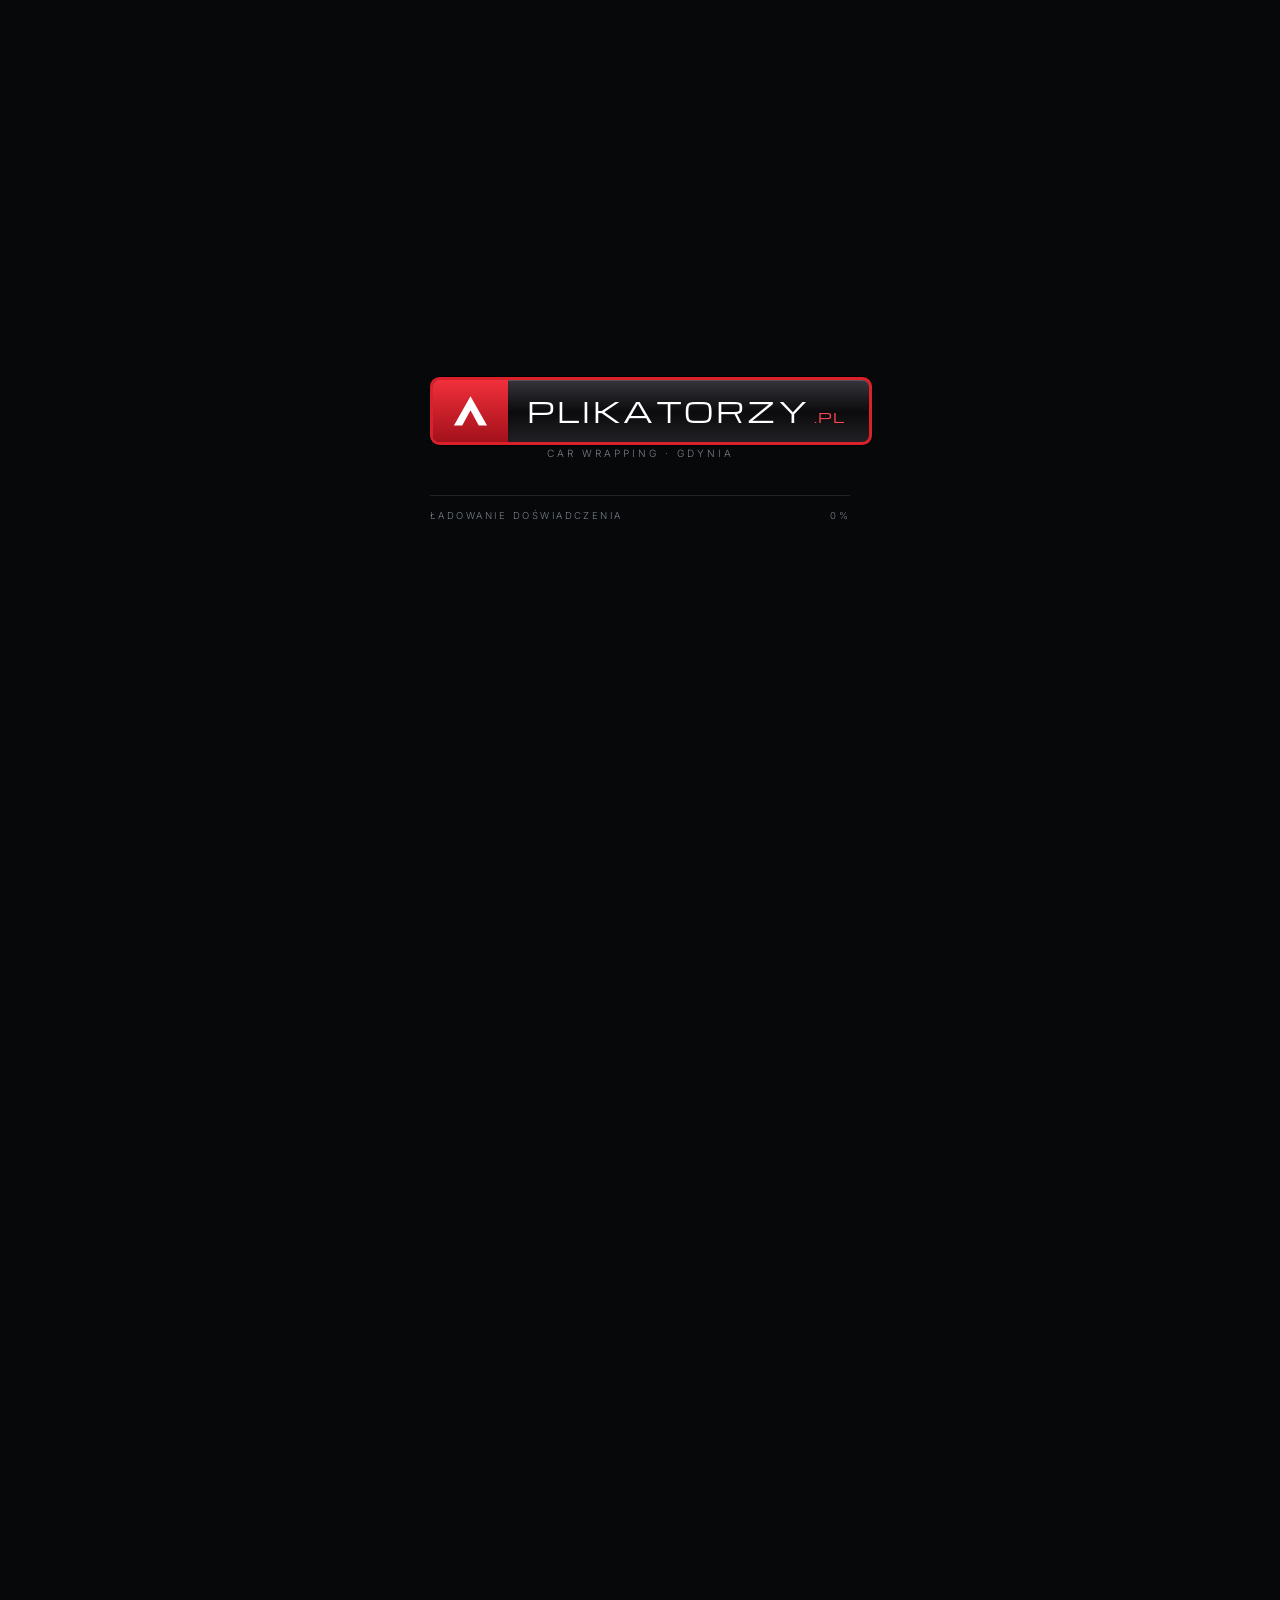
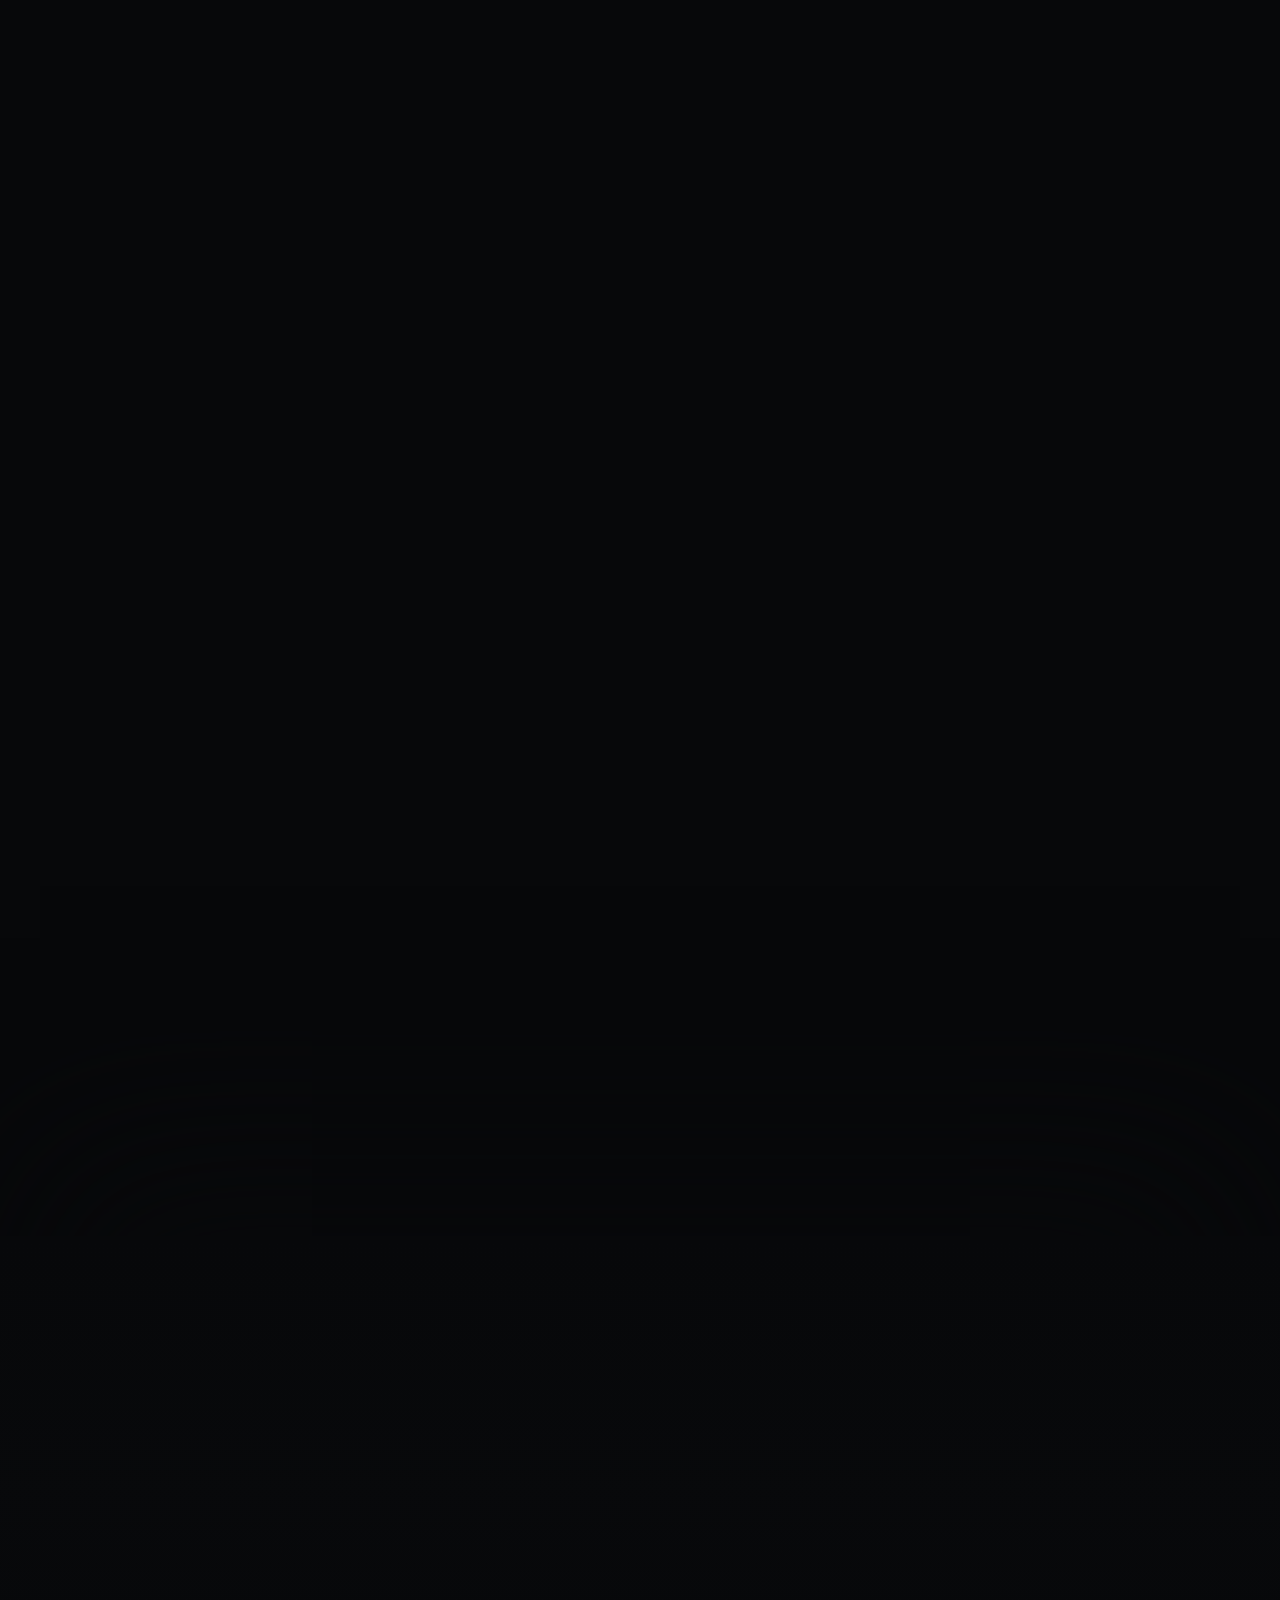
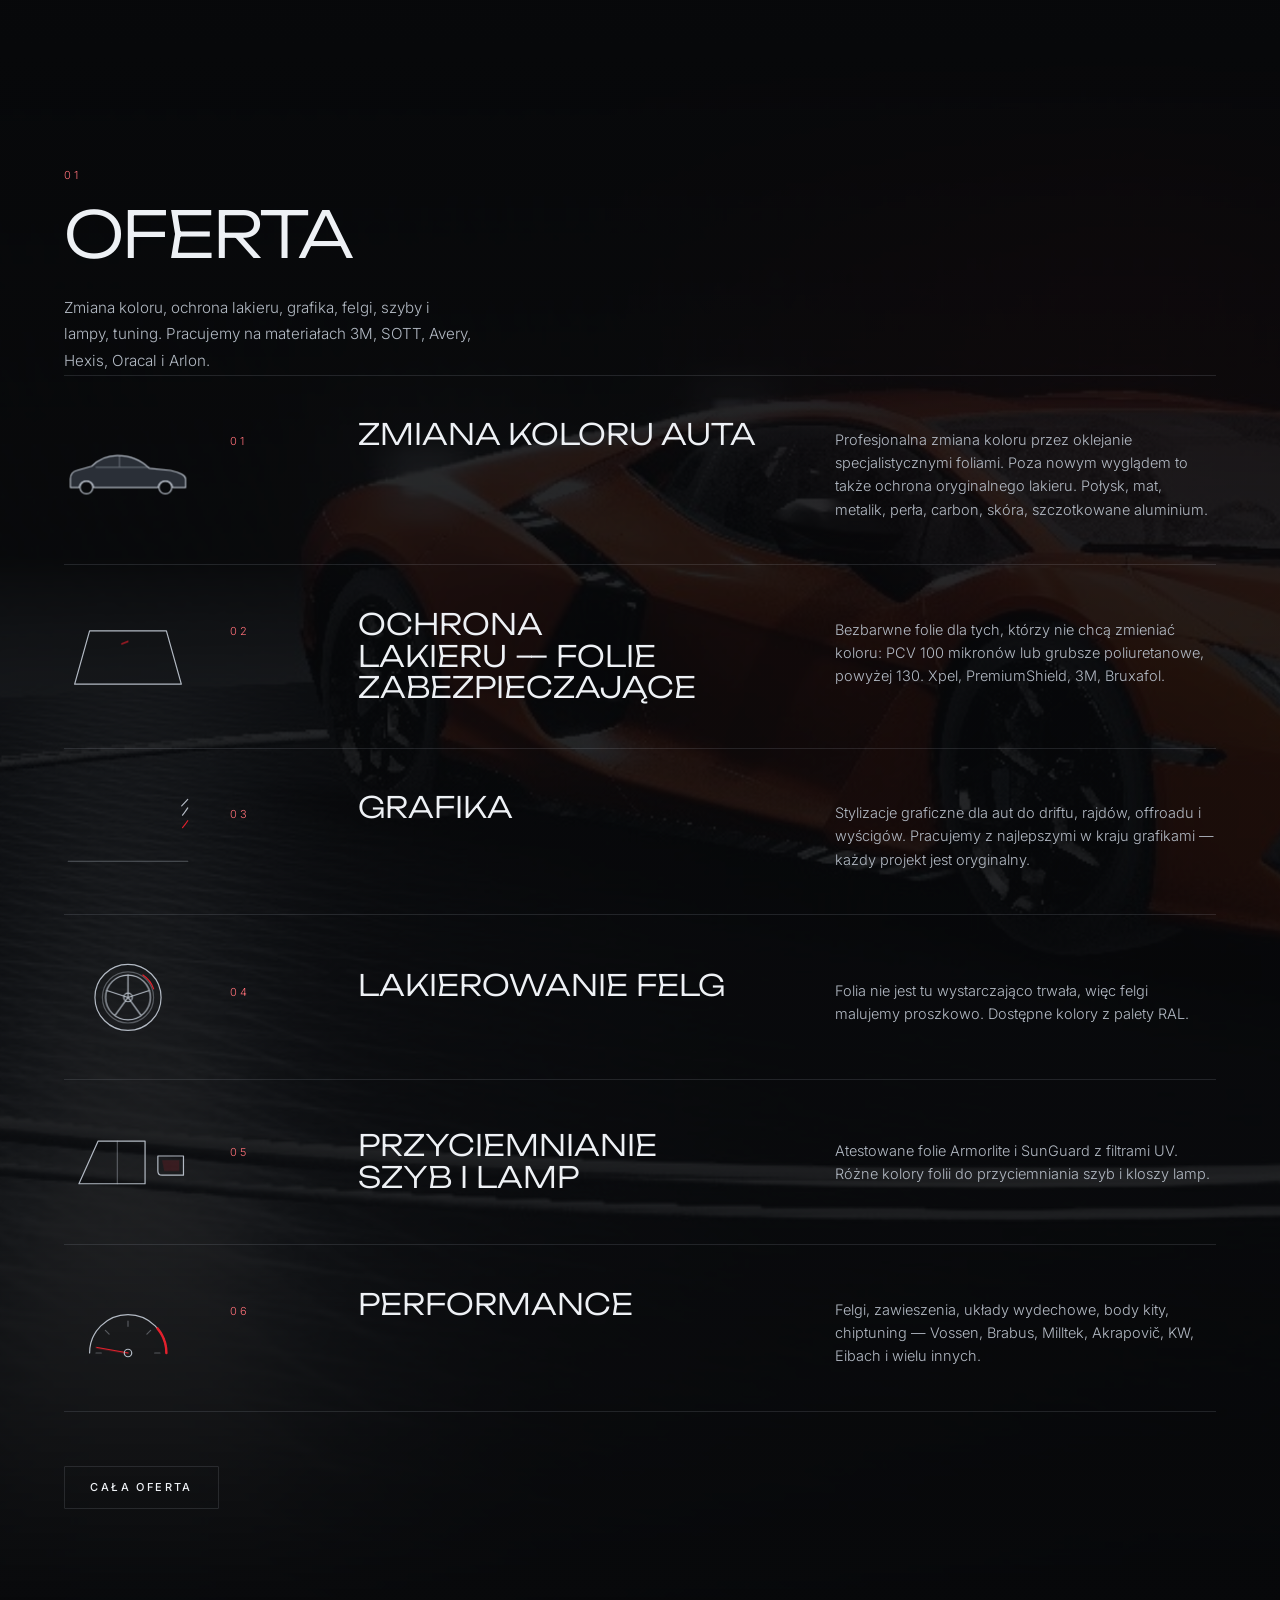
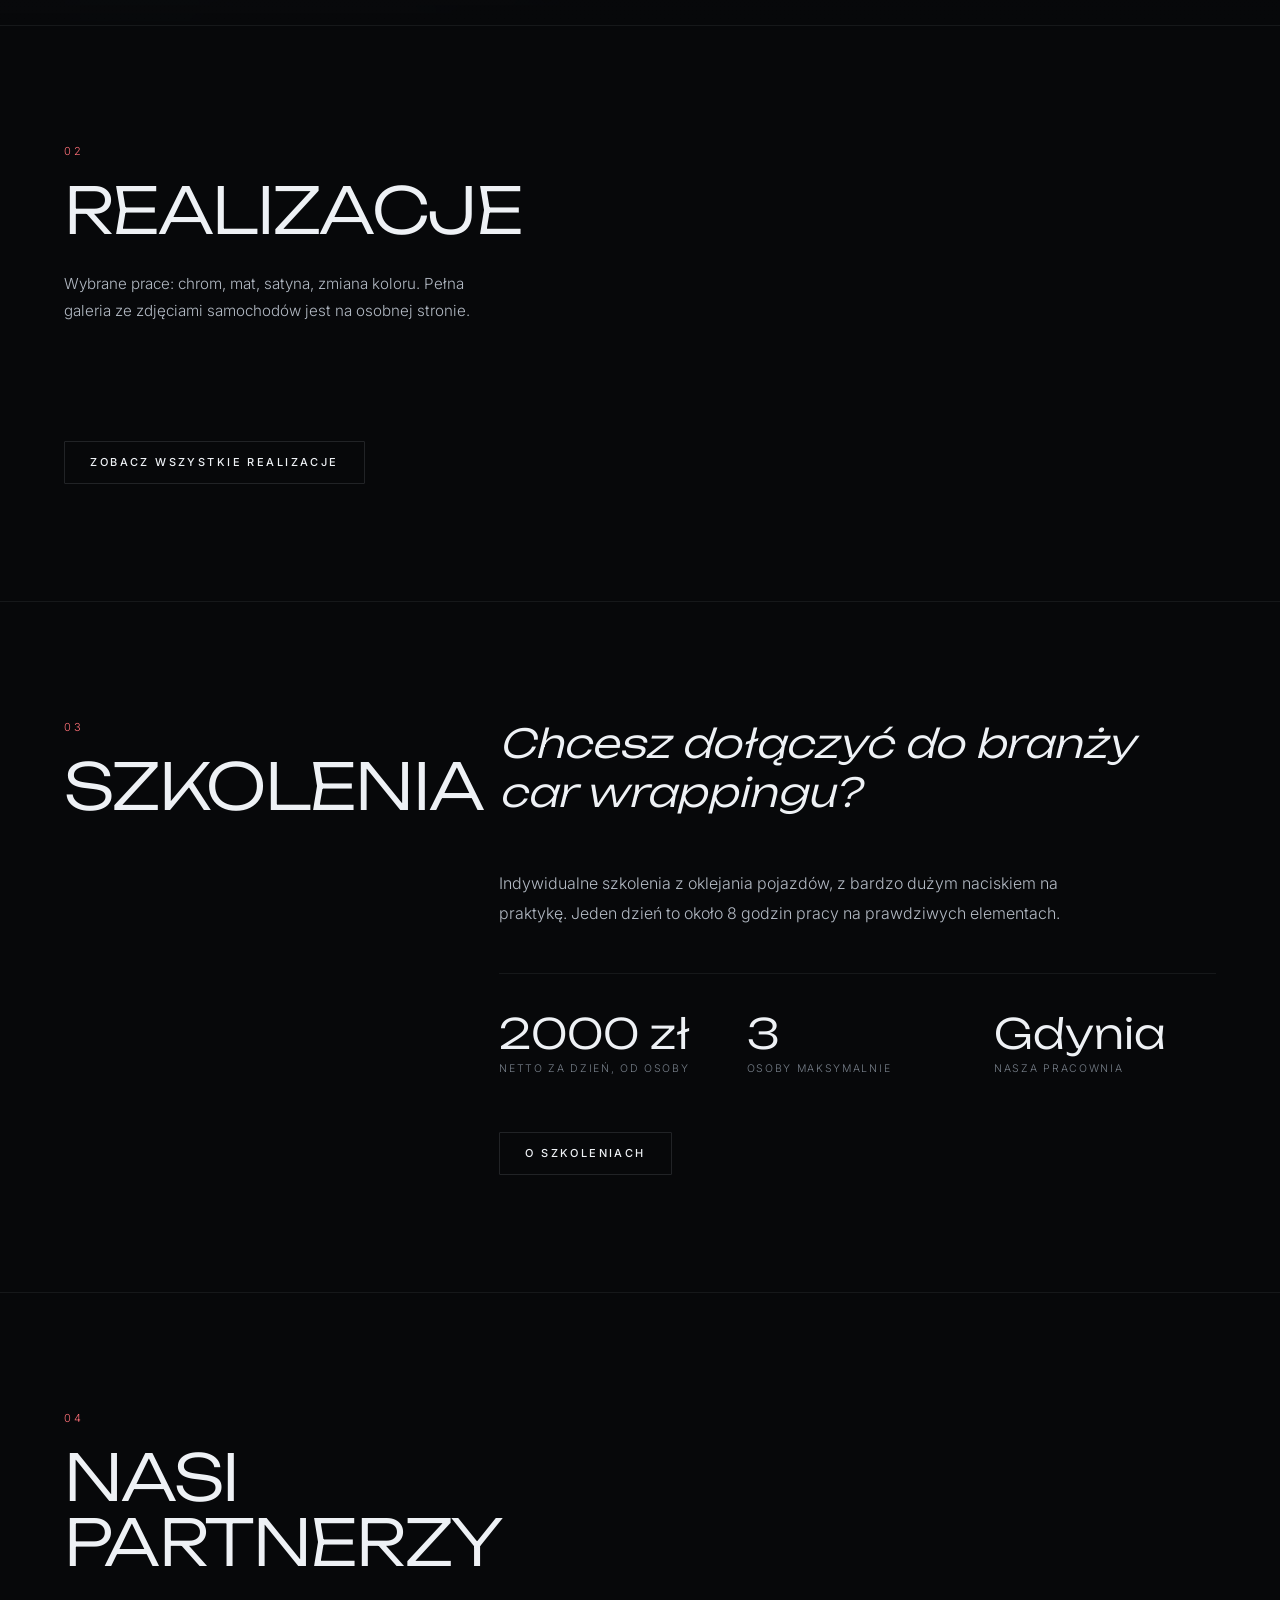
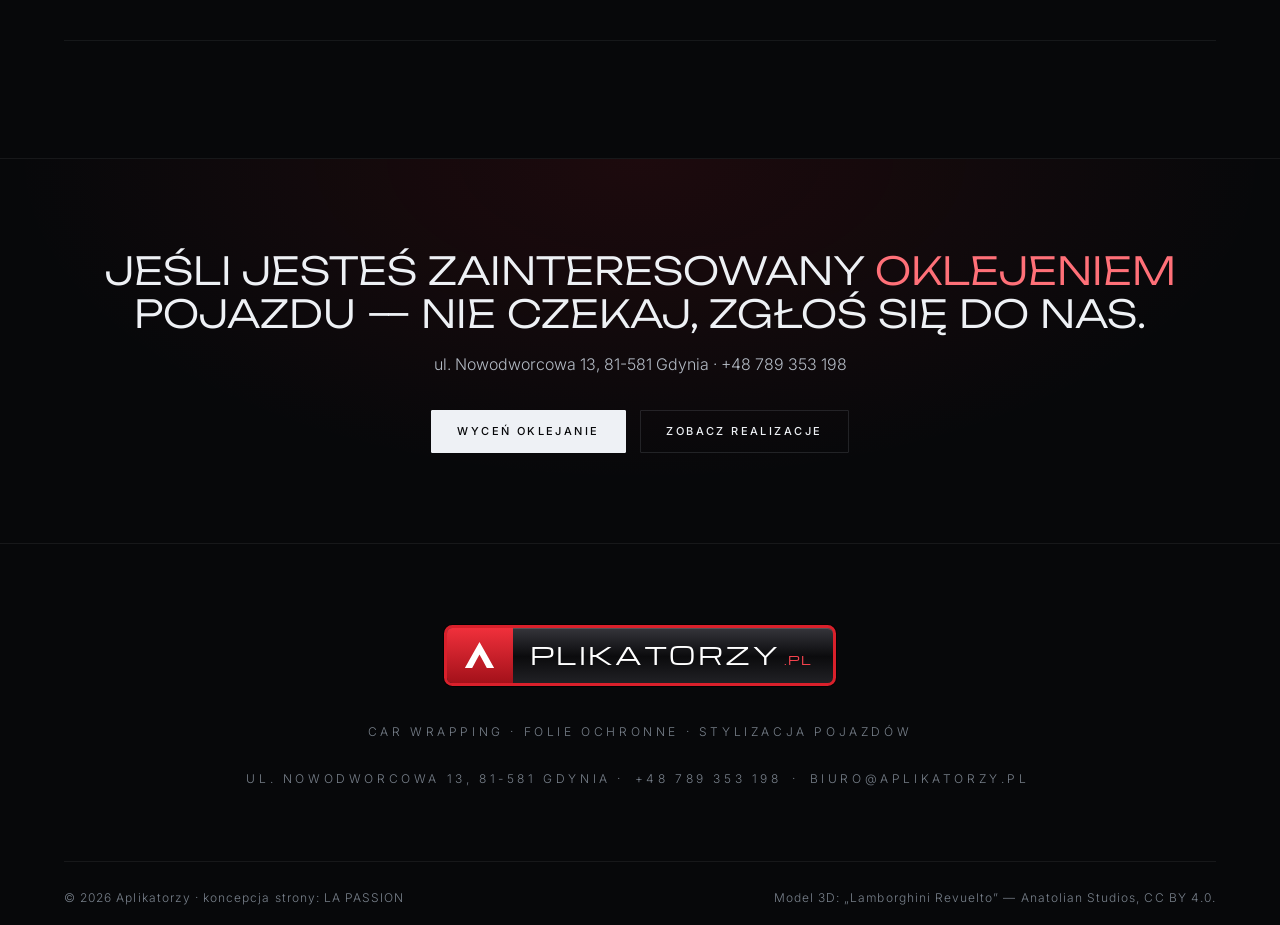
<file: index.html>
<!doctype html>
<meta charset="utf-8">
<title>Aplikatorzy — nowa strona</title>
<meta http-equiv="refresh" content="0; url=site/">
<link rel="canonical" href="site/">
<a href="site/">Otwórz stronę</a>
</file>
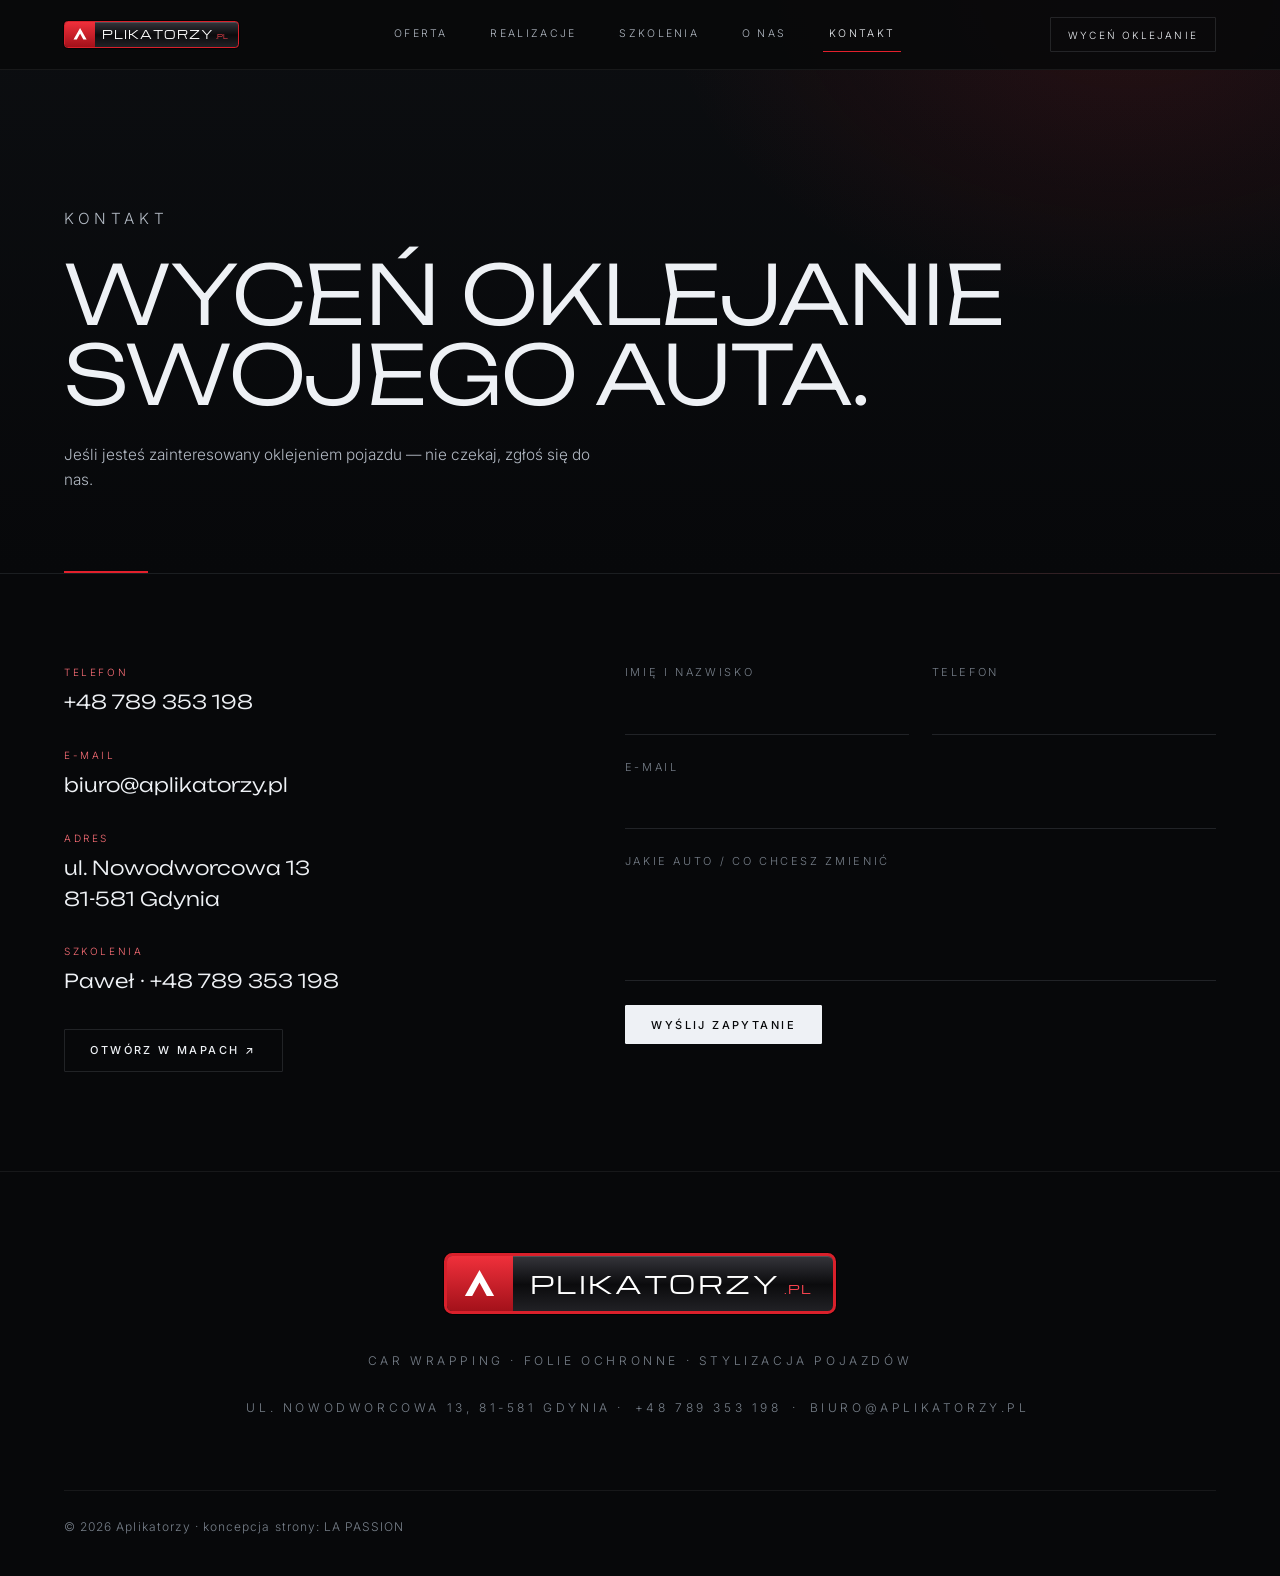
<file: site/kontakt.html>
<!doctype html>
<html lang="pl">
<head>
<meta charset="utf-8" />
<meta name="viewport" content="width=device-width,initial-scale=1,viewport-fit=cover" />
<title>Kontakt i wycena oklejania | Aplikatorzy Gdynia</title>
<meta name="description" content="Wyceń oklejanie swojego auta: zadzwoń +48 789 353 198 lub napisz do biuro@aplikatorzy.pl. Pracownia w Gdyni, ul. Nowodworcowa 13." />
<meta name="theme-color" content="#07080a" />
<meta name="robots" content="noindex, nofollow" />   <!-- concept demo: remove this line when the real site goes live -->
<meta property="og:type" content="website" />
<meta property="og:locale" content="pl_PL" />
<meta property="og:site_name" content="Aplikatorzy" />
<meta property="og:title" content="Kontakt i wycena oklejania | Aplikatorzy Gdynia" />
<meta property="og:description" content="Wyceń oklejanie swojego auta: zadzwoń +48 789 353 198 lub napisz do biuro@aplikatorzy.pl. Pracownia w Gdyni, ul. Nowodworcowa 13." />
<meta property="og:url" content="https://aplikatorzy.pl/kontakt.html" />
<meta name="twitter:card" content="summary" />
<link rel="canonical" href="https://aplikatorzy.pl/kontakt.html" />
<link rel="icon" href="media/logo-mark.svg" type="image/svg+xml" />
<link rel="preconnect" href="https://fonts.googleapis.com" />
<link rel="preconnect" href="https://fonts.gstatic.com" crossorigin />
<link href="https://fonts.googleapis.com/css2?family=Unbounded:wght@200;300;400;500;600&family=Inter:wght@300;400;500&family=Michroma&display=swap" rel="stylesheet" />
<link rel="stylesheet" href="src/style.css" />
<script type="application/ld+json">
{"@context":"https://schema.org","@type":"AutomotiveBusiness","name":"Aplikatorzy","description":"Car wrapping, zmiana koloru auta, folie ochronne PPF i stylizacja pojazdów w Gdyni.","telephone":"+48 789 353 198","email":"biuro@aplikatorzy.pl","address":{"@type":"PostalAddress","streetAddress":"ul. Nowodworcowa 13","postalCode":"81-581","addressLocality":"Gdynia","addressCountry":"PL"}}
</script>

</head>
<body class="page">
<svg width="0" height="0" style="position:absolute" aria-hidden="true" focusable="false">
  <symbol id="ap-mark" viewBox="0 0 40 30">
    <path d="M5 28.5 20 1.8 35 28.5M12.4 18.6h15.2" fill="none" stroke="currentColor" stroke-width="2.6" />
  </symbol>
</svg>
<a class="skip" href="#main">Przejdź do treści</a>
<header class="nav" id="nav">
  <a class="nav__logo" href="index.html" aria-label="Aplikatorzy — strona główna">
    <span class="aplogo aplogo--nav" role="img" aria-label="Aplikatorzy.pl"><span class="aplogo__a" aria-hidden="true"><svg viewBox="0 0 40 40" focusable="false"><path d="M7 31 20 8 33 31h-6.5L20 19l-6.5 12Z" fill="#fff"/></svg></span><span class="aplogo__t" aria-hidden="true">PLIKATORZY<small>.PL</small></span></span>
  </a>
  <nav class="nav__links" aria-label="Menu główne"><a href="oferta.html">OFERTA</a><a href="realizacje.html">REALIZACJE</a><a href="szkolenia.html">SZKOLENIA</a><a href="o-nas.html">O NAS</a><a href="kontakt.html" class=is-here>KONTAKT</a></nav>
  <a class="nav__cta" href="kontakt.html">WYCEŃ OKLEJANIE</a>
  <button class="nav__burger" id="burger" aria-label="Menu" aria-controls="menu" aria-expanded="false"><i></i><i></i></button>
</header>
<div class="menu" id="menu" aria-hidden="true">
  <a href="oferta.html">OFERTA</a><a href="realizacje.html">REALIZACJE</a><a href="szkolenia.html">SZKOLENIA</a><a href="o-nas.html">O NAS</a><a href="kontakt.html" class=is-here>KONTAKT</a>
  <a class="menu__cta" href="kontakt.html">WYCEŃ OKLEJANIE</a>
</div>
<main id="main">

<section class="page-hero">
  <p class="page-hero__eyebrow">KONTAKT</p>
  <h1>Wyceń oklejanie swojego auta.</h1>
  <p>Jeśli jesteś zainteresowany oklejeniem pojazdu — nie czekaj, zgłoś się do nas.</p>
  
</section>
<section class="wrap">
  <div class="cgrid">
    <dl class="cinfo reveal">
      <dt>Telefon</dt><dd><a href="tel:+48789353198">+48 789 353 198</a></dd>
      <dt>E-mail</dt><dd><a href="mailto:biuro@aplikatorzy.pl">biuro@aplikatorzy.pl</a></dd>
      <dt>Adres</dt><dd>ul. Nowodworcowa 13<br />81-581 Gdynia</dd>
      <dt>Szkolenia</dt><dd>Paweł · <a href="tel:+48789353198">+48 789 353 198</a></dd>
      <a class="btn btn--ghost cinfo__map" href="https://www.google.com/maps/search/?api=1&query=Nowodworcowa+13+81-581+Gdynia" target="_blank" rel="noopener noreferrer">OTWÓRZ W MAPACH ↗</a>
    </dl>
    <form class="form reveal" data-mail data-subject="Wycena oklejania" novalidate>
  <div class="field"><label for="f-name">IMIĘ I NAZWISKO</label><input id="f-name" name="name" type="text" autocomplete="name" required /></div>
  <div class="field"><label for="f-phone">TELEFON</label><input id="f-phone" name="phone" type="tel" autocomplete="tel" required /></div>
  <div class="field field--wide"><label for="f-email">E-MAIL</label><input id="f-email" name="email" type="email" autocomplete="email" required /></div>
  <div class="field field--wide"><label for="f-msg">JAKIE AUTO / CO CHCESZ ZMIENIĆ</label><textarea id="f-msg" name="message" rows="4"></textarea></div>
  <button class="btn btn--solid" type="submit">WYŚLIJ ZAPYTANIE</button>
  <p class="form__note" role="status"></p>
</form>
  </div>
</section>
</main>
<footer class="footer">
  <div class="footer__top">
    <span class="aplogo aplogo--footer" role="img" aria-label="Aplikatorzy.pl"><span class="aplogo__a" aria-hidden="true"><svg viewBox="0 0 40 40" focusable="false"><path d="M7 31 20 8 33 31h-6.5L20 19l-6.5 12Z" fill="#fff"/></svg></span><span class="aplogo__t" aria-hidden="true">PLIKATORZY<small>.PL</small></span></span>
    <p>Car wrapping · folie ochronne · stylizacja pojazdów</p>
    <p style="margin-top:1.1rem">ul. Nowodworcowa 13, 81-581 Gdynia · <a href="tel:+48789353198">+48 789 353 198</a> · <a href="mailto:biuro@aplikatorzy.pl">biuro@aplikatorzy.pl</a></p>
  </div>
  <div class="footer__bar">
    <p>© <span id="year">2026</span> Aplikatorzy · koncepcja strony: LA PASSION</p>
    
  </div>
</footer>
<script type="module">
  import { initPage } from './src/pages.js';
  initPage();
</script>

</body>
</html>
</file>
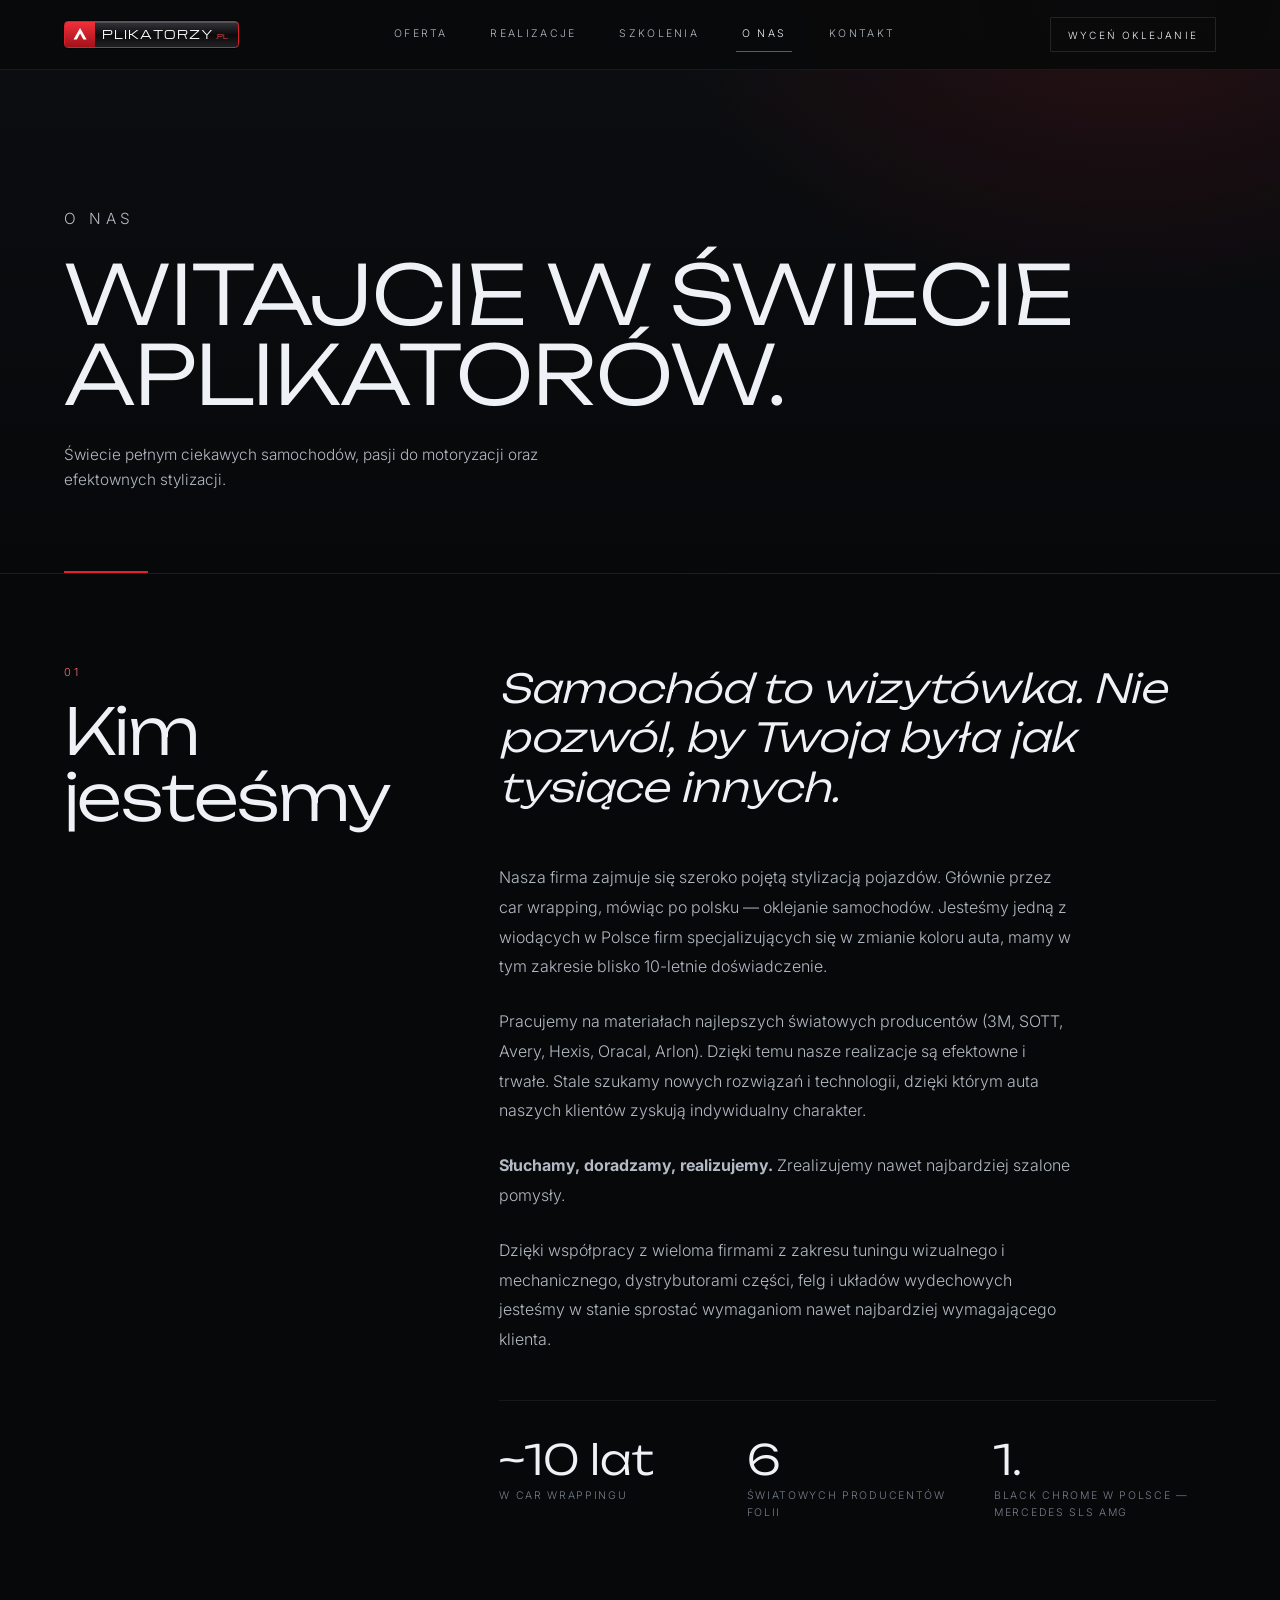
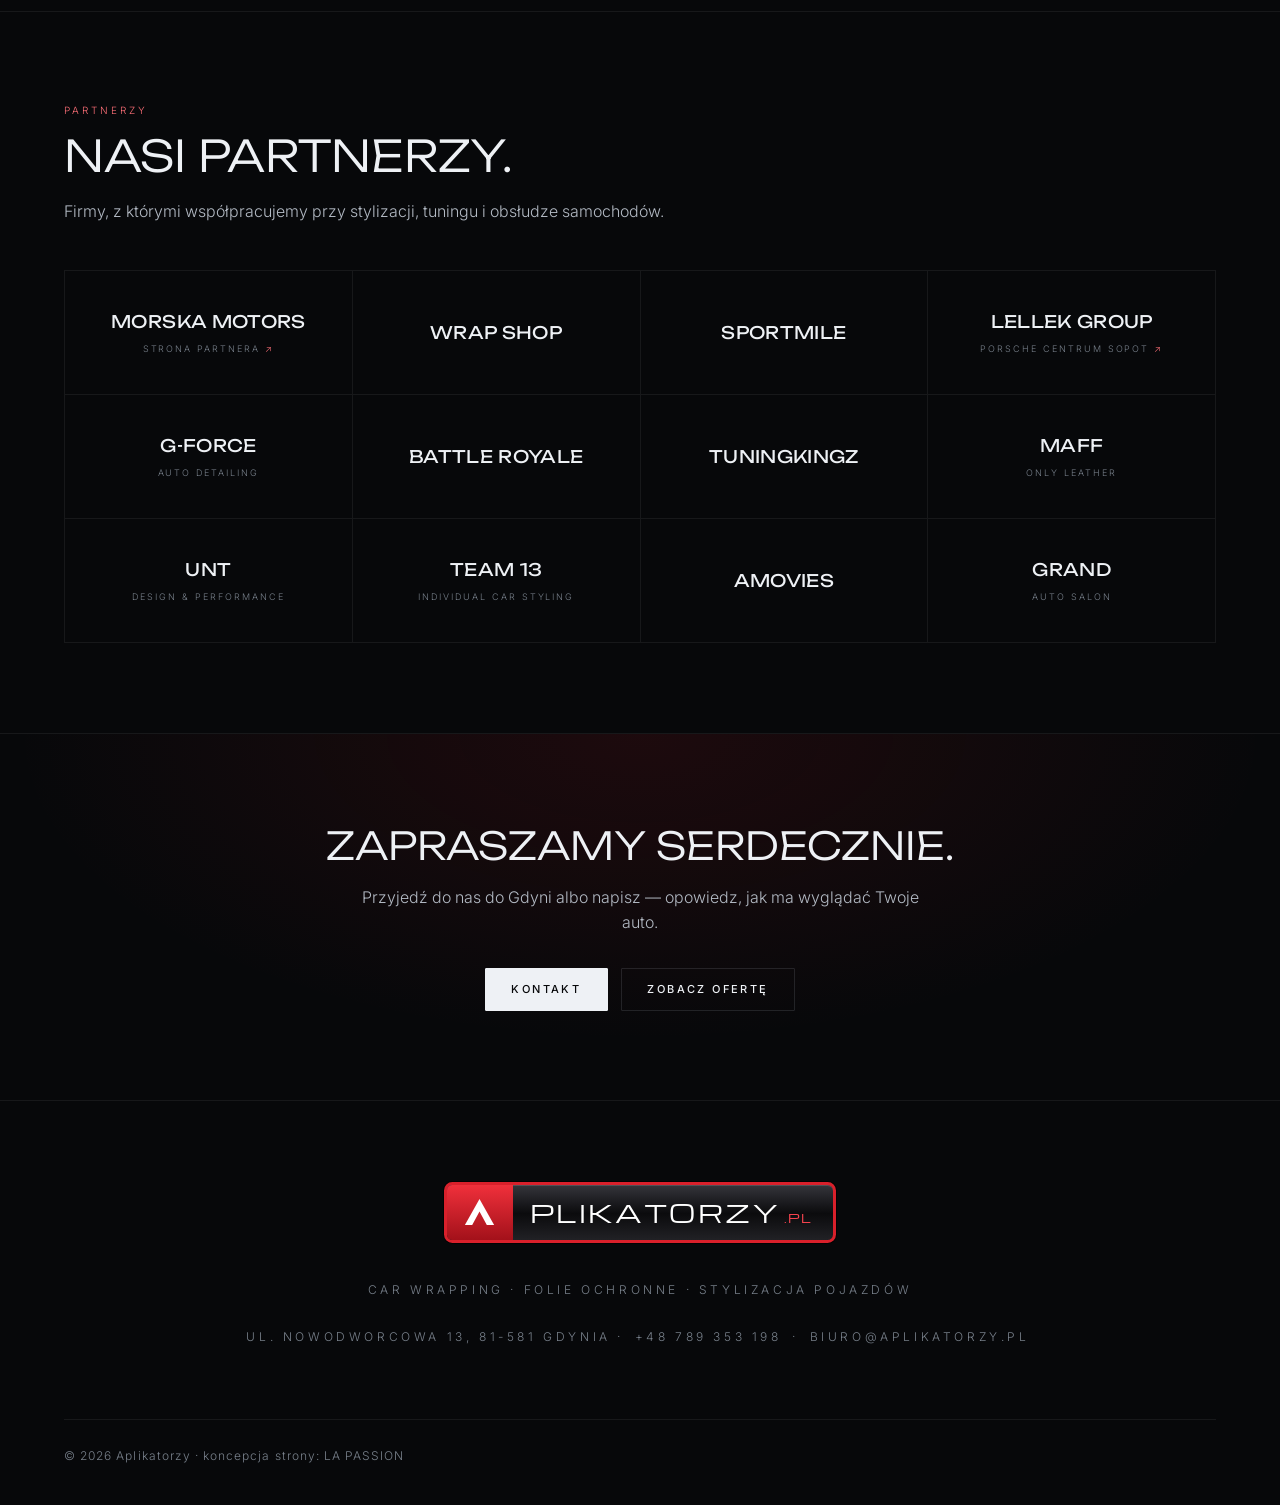
<file: site/o-nas.html>
<!doctype html>
<html lang="pl">
<head>
<meta charset="utf-8" />
<meta name="viewport" content="width=device-width,initial-scale=1,viewport-fit=cover" />
<title>O nas — car wrapping od blisko 10 lat | Aplikatorzy</title>
<meta name="description" content="Aplikatorzy: szeroko pojęta stylizacja pojazdów, głównie car wrapping. Blisko 10 lat doświadczenia w zmianie koloru auta, materiały 3M, Avery, Hexis i Oracal." />
<meta name="theme-color" content="#07080a" />
<meta name="robots" content="noindex, nofollow" />   <!-- concept demo: remove this line when the real site goes live -->
<meta property="og:type" content="website" />
<meta property="og:locale" content="pl_PL" />
<meta property="og:site_name" content="Aplikatorzy" />
<meta property="og:title" content="O nas — car wrapping od blisko 10 lat | Aplikatorzy" />
<meta property="og:description" content="Aplikatorzy: szeroko pojęta stylizacja pojazdów, głównie car wrapping. Blisko 10 lat doświadczenia w zmianie koloru auta, materiały 3M, Avery, Hexis i Oracal." />
<meta property="og:url" content="https://aplikatorzy.pl/o-nas.html" />
<meta name="twitter:card" content="summary" />
<link rel="canonical" href="https://aplikatorzy.pl/o-nas.html" />
<link rel="icon" href="media/logo-mark.svg" type="image/svg+xml" />
<link rel="preconnect" href="https://fonts.googleapis.com" />
<link rel="preconnect" href="https://fonts.gstatic.com" crossorigin />
<link href="https://fonts.googleapis.com/css2?family=Unbounded:wght@200;300;400;500;600&family=Inter:wght@300;400;500&family=Michroma&display=swap" rel="stylesheet" />
<link rel="stylesheet" href="src/style.css" />
<script type="application/ld+json">
{"@context":"https://schema.org","@type":"AutomotiveBusiness","name":"Aplikatorzy","description":"Car wrapping, zmiana koloru auta, folie ochronne PPF i stylizacja pojazdów w Gdyni.","telephone":"+48 789 353 198","email":"biuro@aplikatorzy.pl","address":{"@type":"PostalAddress","streetAddress":"ul. Nowodworcowa 13","postalCode":"81-581","addressLocality":"Gdynia","addressCountry":"PL"}}
</script>

</head>
<body class="page">
<svg width="0" height="0" style="position:absolute" aria-hidden="true" focusable="false">
  <symbol id="ap-mark" viewBox="0 0 40 30">
    <path d="M5 28.5 20 1.8 35 28.5M12.4 18.6h15.2" fill="none" stroke="currentColor" stroke-width="2.6" />
  </symbol>
</svg>
<a class="skip" href="#main">Przejdź do treści</a>
<header class="nav" id="nav">
  <a class="nav__logo" href="index.html" aria-label="Aplikatorzy — strona główna">
    <span class="aplogo aplogo--nav" role="img" aria-label="Aplikatorzy.pl"><span class="aplogo__a" aria-hidden="true"><svg viewBox="0 0 40 40" focusable="false"><path d="M7 31 20 8 33 31h-6.5L20 19l-6.5 12Z" fill="#fff"/></svg></span><span class="aplogo__t" aria-hidden="true">PLIKATORZY<small>.PL</small></span></span>
  </a>
  <nav class="nav__links" aria-label="Menu główne"><a href="oferta.html">OFERTA</a><a href="realizacje.html">REALIZACJE</a><a href="szkolenia.html">SZKOLENIA</a><a href="o-nas.html" class=is-here>O NAS</a><a href="kontakt.html">KONTAKT</a></nav>
  <a class="nav__cta" href="kontakt.html">WYCEŃ OKLEJANIE</a>
  <button class="nav__burger" id="burger" aria-label="Menu" aria-controls="menu" aria-expanded="false"><i></i><i></i></button>
</header>
<div class="menu" id="menu" aria-hidden="true">
  <a href="oferta.html">OFERTA</a><a href="realizacje.html">REALIZACJE</a><a href="szkolenia.html">SZKOLENIA</a><a href="o-nas.html" class=is-here>O NAS</a><a href="kontakt.html">KONTAKT</a>
  <a class="menu__cta" href="kontakt.html">WYCEŃ OKLEJANIE</a>
</div>
<main id="main">

<section class="page-hero">
  <p class="page-hero__eyebrow">O NAS</p>
  <h1>Witajcie w świecie Aplikatorów.</h1>
  <p>Świecie pełnym ciekawych samochodów, pasji do motoryzacji oraz efektownych stylizacji.</p>
  
</section>
<section class="wrap">
  <div class="editorial">
    <div class="editorial__side reveal"><span class="section__num">01</span><h2 class="section__title">Kim jesteśmy</h2></div>
    <div class="editorial__main">
      <p class="editorial__big reveal">Samochód to wizytówka. Nie pozwól, by Twoja była jak tysiące innych.</p>
      <p class="reveal">Nasza firma zajmuje się szeroko pojętą stylizacją pojazdów. Głównie przez car wrapping, mówiąc po polsku — oklejanie samochodów. Jesteśmy jedną z wiodących w Polsce firm specjalizujących się w zmianie koloru auta, mamy w tym zakresie blisko 10-letnie doświadczenie.</p>
      <p class="reveal">Pracujemy na materiałach najlepszych światowych producentów (3M, SOTT, Avery, Hexis, Oracal, Arlon). Dzięki temu nasze realizacje są efektowne i trwałe. Stale szukamy nowych rozwiązań i technologii, dzięki którym auta naszych klientów zyskują indywidualny charakter.</p>
      <p class="reveal"><strong>Słuchamy, doradzamy, realizujemy.</strong> Zrealizujemy nawet najbardziej szalone pomysły.</p>
      <p class="reveal">Dzięki współpracy z wieloma firmami z zakresu tuningu wizualnego i mechanicznego, dystrybutorami części, felg i układów wydechowych jesteśmy w stanie sprostać wymaganiom nawet najbardziej wymagającego klienta.</p>
      <div class="stats reveal">
        <div><strong>~10 lat</strong><span>w car wrappingu</span></div>
        <div><strong>6</strong><span>światowych producentów folii</span></div>
        <div><strong>1.</strong><span>black chrome w Polsce — Mercedes SLS AMG</span></div>
      </div>
    </div>
  </div>
</section>
<section class="wrap">
  <div class="wrap__head reveal"><span class="kicker">PARTNERZY</span><h2>Nasi partnerzy.</h2><p>Firmy, z którymi współpracujemy przy stylizacji, tuningu i obsłudze samochodów.</p></div>
  <div class="partners" id="partners"></div>
</section>
<section class="strip reveal"><h2>Zapraszamy serdecznie.</h2><p>Przyjedź do nas do Gdyni albo napisz — opowiedz, jak ma wyglądać Twoje auto.</p><div class="btn-row"><a class="btn btn--solid" href="kontakt.html">KONTAKT</a><a class="btn btn--ghost" href="oferta.html">ZOBACZ OFERTĘ</a></div></section>
</main>
<footer class="footer">
  <div class="footer__top">
    <span class="aplogo aplogo--footer" role="img" aria-label="Aplikatorzy.pl"><span class="aplogo__a" aria-hidden="true"><svg viewBox="0 0 40 40" focusable="false"><path d="M7 31 20 8 33 31h-6.5L20 19l-6.5 12Z" fill="#fff"/></svg></span><span class="aplogo__t" aria-hidden="true">PLIKATORZY<small>.PL</small></span></span>
    <p>Car wrapping · folie ochronne · stylizacja pojazdów</p>
    <p style="margin-top:1.1rem">ul. Nowodworcowa 13, 81-581 Gdynia · <a href="tel:+48789353198">+48 789 353 198</a> · <a href="mailto:biuro@aplikatorzy.pl">biuro@aplikatorzy.pl</a></p>
  </div>
  <div class="footer__bar">
    <p>© <span id="year">2026</span> Aplikatorzy · koncepcja strony: LA PASSION</p>
    
  </div>
</footer>
<script type="module">
  import { initPage } from './src/pages.js';
  initPage();
</script>

</body>
</html>
</file>
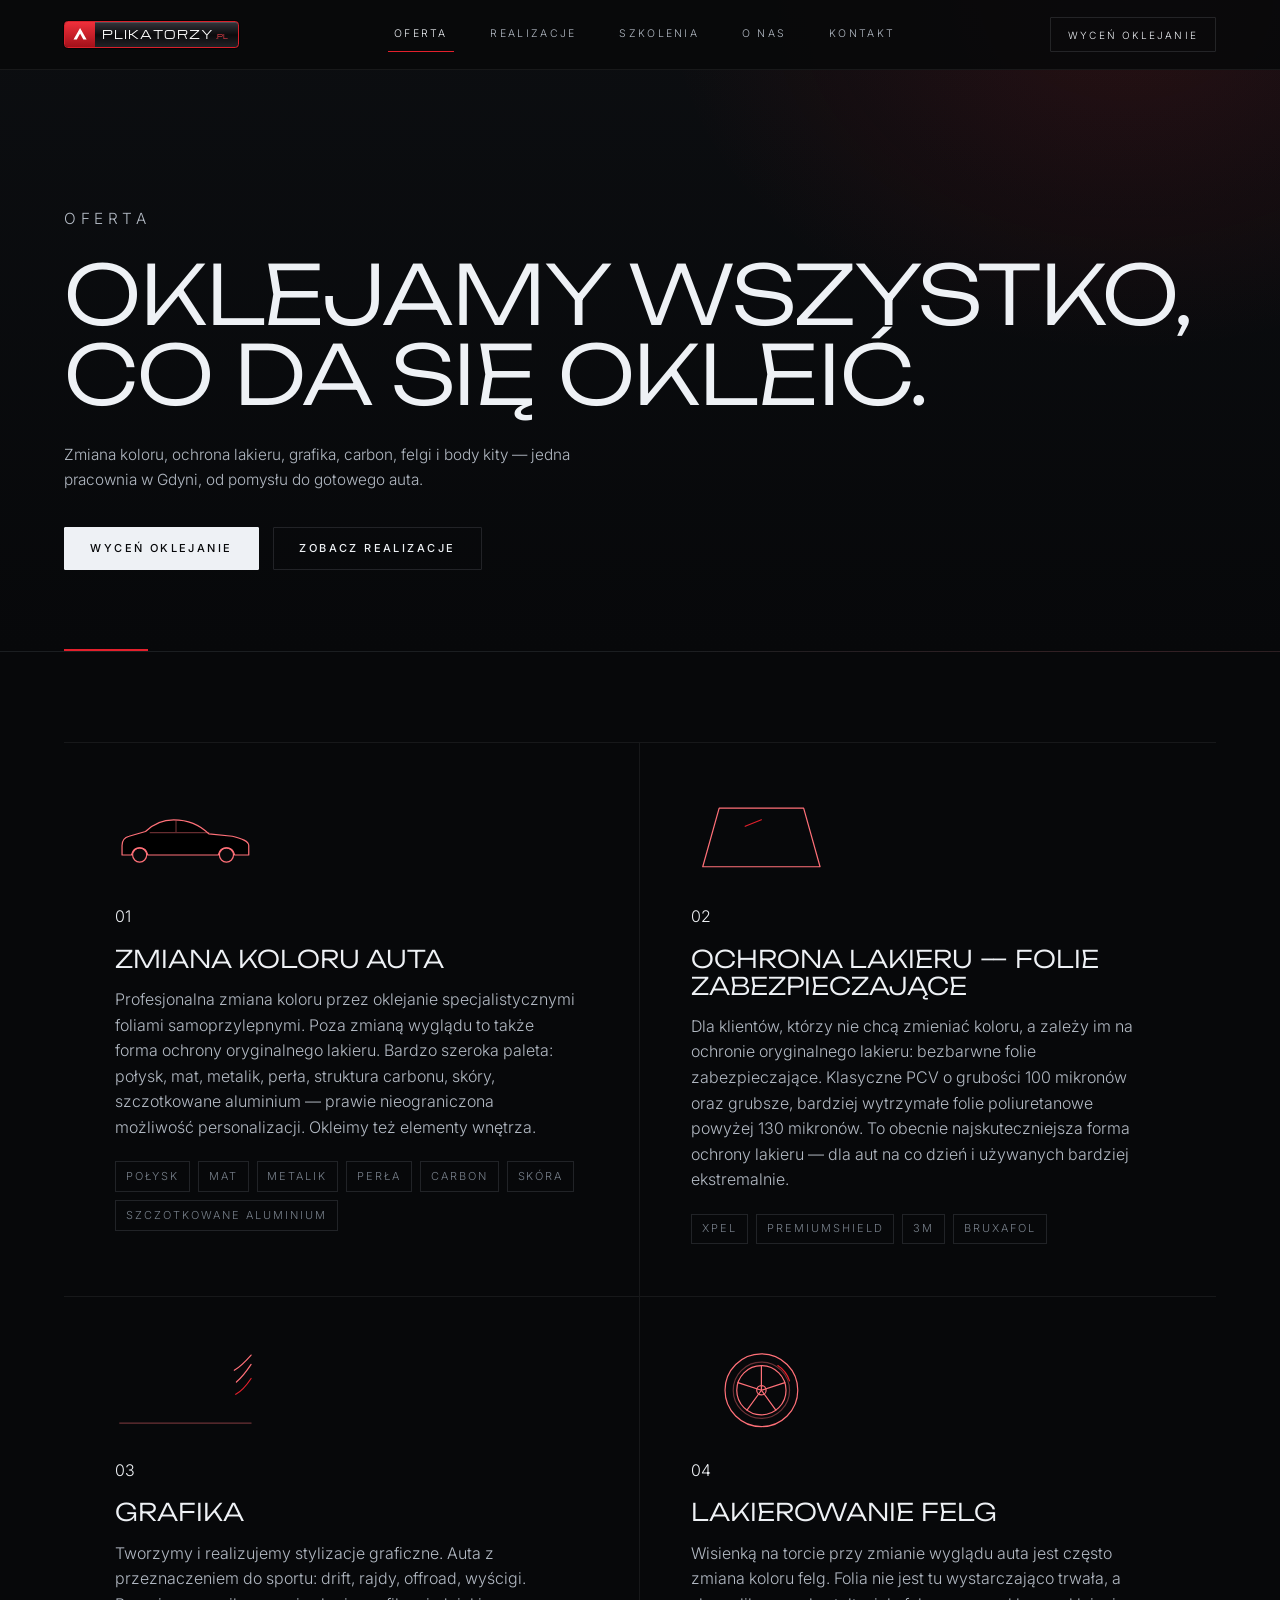
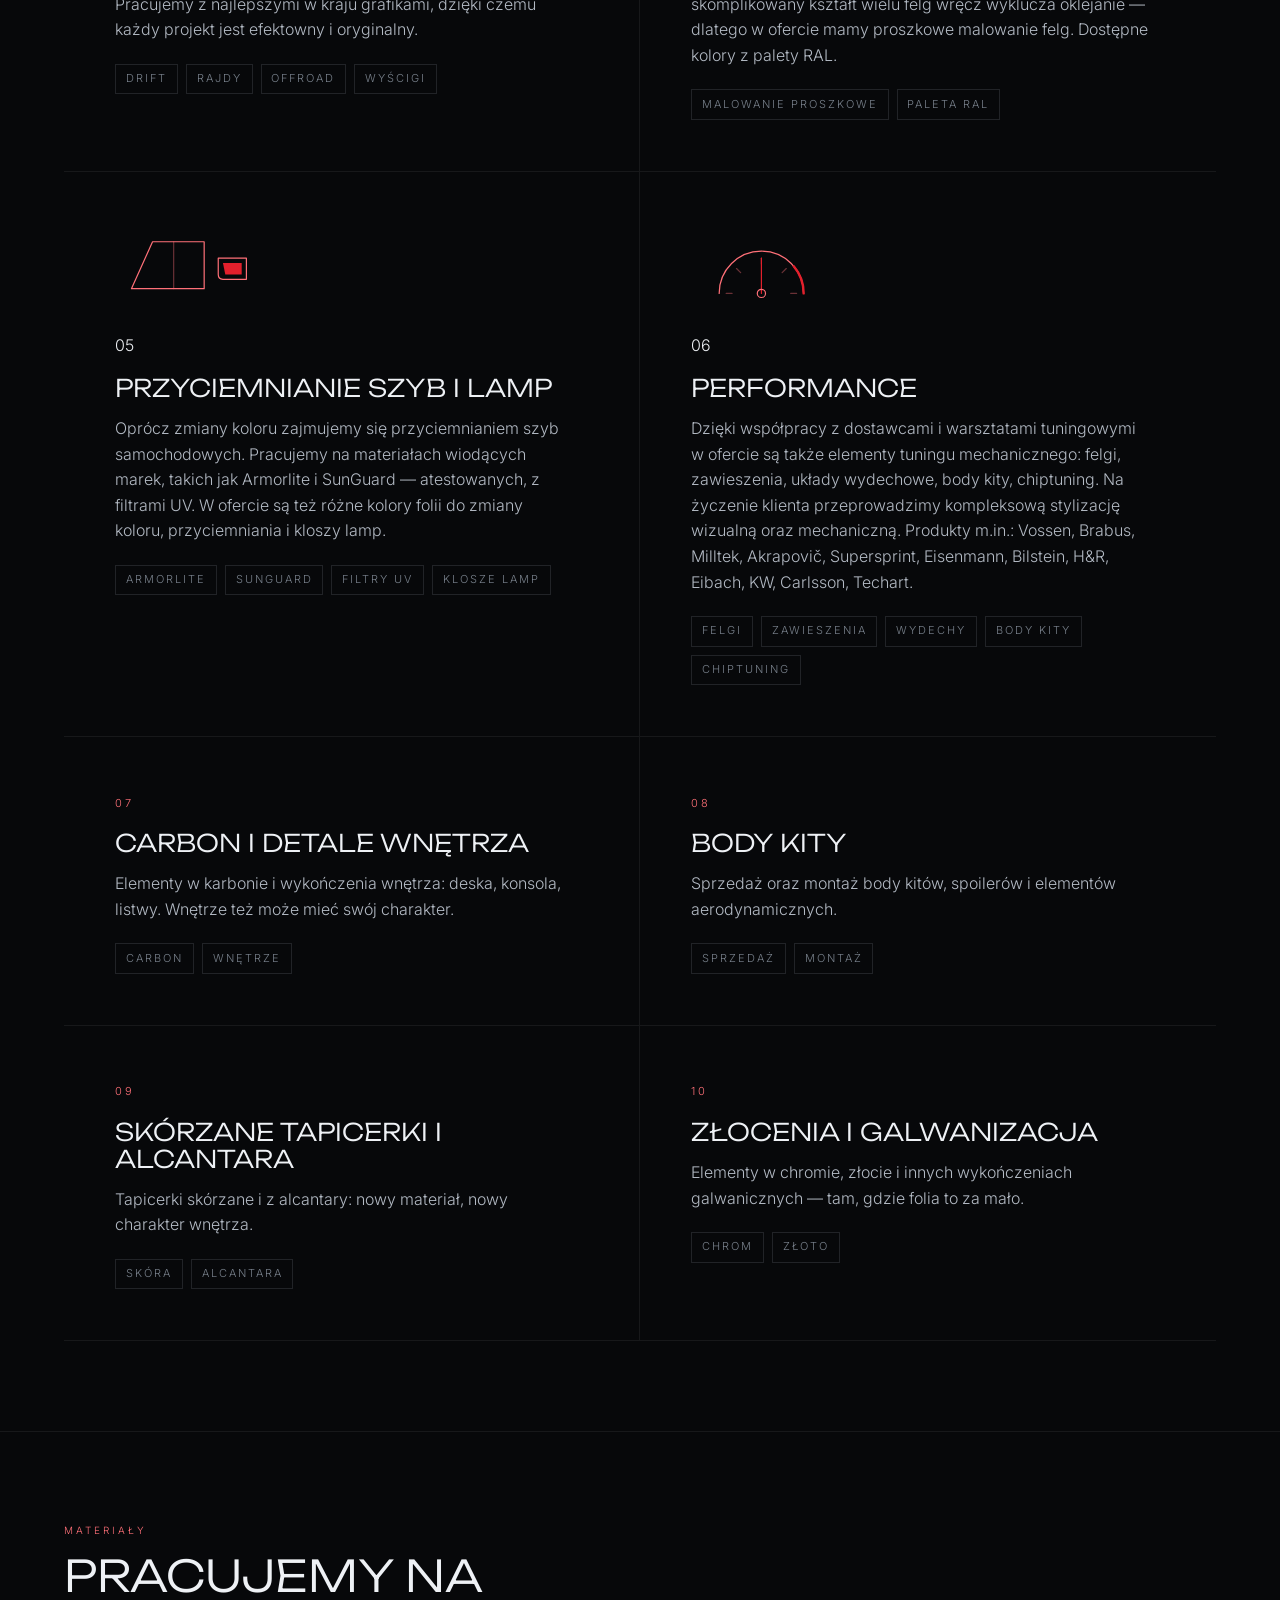
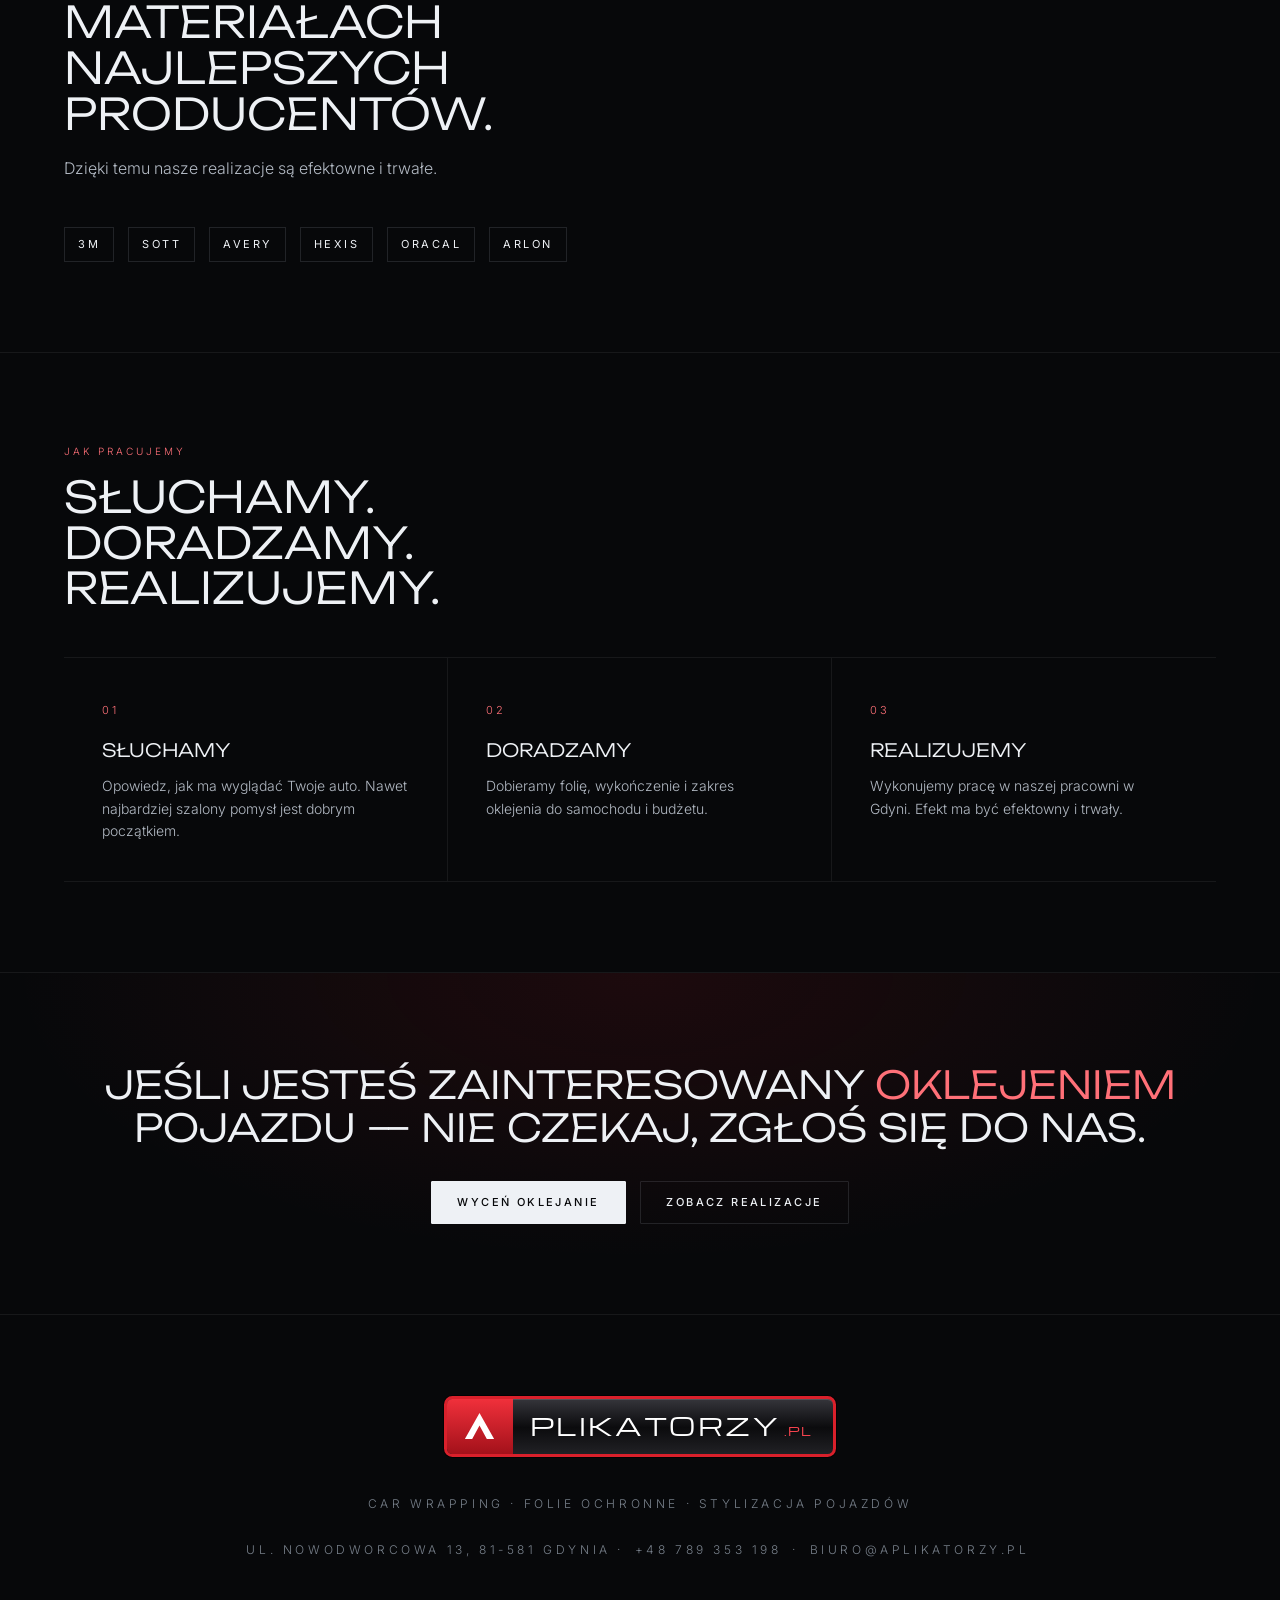
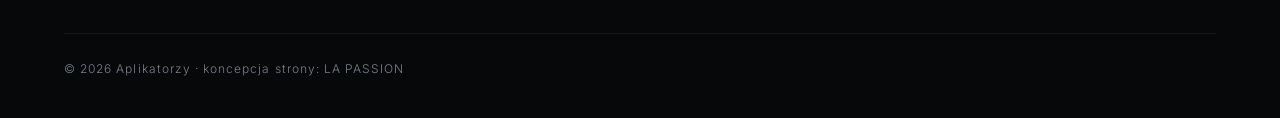
<file: site/oferta.html>
<!doctype html>
<html lang="pl">
<head>
<meta charset="utf-8" />
<meta name="viewport" content="width=device-width,initial-scale=1,viewport-fit=cover" />
<title>Oferta — zmiana koloru, folie PPF, grafika | Aplikatorzy</title>
<meta name="description" content="Zmiana koloru auta, folie ochronne PPF, grafika, przyciemnianie szyb i lamp, malowanie felg, body kity i tuning. Oklejamy wszystko, co da się okleić — Gdynia." />
<meta name="theme-color" content="#07080a" />
<meta name="robots" content="noindex, nofollow" />   <!-- concept demo: remove this line when the real site goes live -->
<meta property="og:type" content="website" />
<meta property="og:locale" content="pl_PL" />
<meta property="og:site_name" content="Aplikatorzy" />
<meta property="og:title" content="Oferta — zmiana koloru, folie PPF, grafika | Aplikatorzy" />
<meta property="og:description" content="Zmiana koloru auta, folie ochronne PPF, grafika, przyciemnianie szyb i lamp, malowanie felg, body kity i tuning. Oklejamy wszystko, co da się okleić — Gdynia." />
<meta property="og:url" content="https://aplikatorzy.pl/oferta.html" />
<meta name="twitter:card" content="summary" />
<link rel="canonical" href="https://aplikatorzy.pl/oferta.html" />
<link rel="icon" href="media/logo-mark.svg" type="image/svg+xml" />
<link rel="preconnect" href="https://fonts.googleapis.com" />
<link rel="preconnect" href="https://fonts.gstatic.com" crossorigin />
<link href="https://fonts.googleapis.com/css2?family=Unbounded:wght@200;300;400;500;600&family=Inter:wght@300;400;500&family=Michroma&display=swap" rel="stylesheet" />
<link rel="stylesheet" href="src/style.css" />
<script type="application/ld+json">
{"@context":"https://schema.org","@type":"AutomotiveBusiness","name":"Aplikatorzy","description":"Car wrapping, zmiana koloru auta, folie ochronne PPF i stylizacja pojazdów w Gdyni.","telephone":"+48 789 353 198","email":"biuro@aplikatorzy.pl","address":{"@type":"PostalAddress","streetAddress":"ul. Nowodworcowa 13","postalCode":"81-581","addressLocality":"Gdynia","addressCountry":"PL"}}
</script>

</head>
<body class="page">
<svg width="0" height="0" style="position:absolute" aria-hidden="true" focusable="false">
  <symbol id="ap-mark" viewBox="0 0 40 30">
    <path d="M5 28.5 20 1.8 35 28.5M12.4 18.6h15.2" fill="none" stroke="currentColor" stroke-width="2.6" />
  </symbol>
</svg>
<a class="skip" href="#main">Przejdź do treści</a>
<header class="nav" id="nav">
  <a class="nav__logo" href="index.html" aria-label="Aplikatorzy — strona główna">
    <span class="aplogo aplogo--nav" role="img" aria-label="Aplikatorzy.pl"><span class="aplogo__a" aria-hidden="true"><svg viewBox="0 0 40 40" focusable="false"><path d="M7 31 20 8 33 31h-6.5L20 19l-6.5 12Z" fill="#fff"/></svg></span><span class="aplogo__t" aria-hidden="true">PLIKATORZY<small>.PL</small></span></span>
  </a>
  <nav class="nav__links" aria-label="Menu główne"><a href="oferta.html" class=is-here>OFERTA</a><a href="realizacje.html">REALIZACJE</a><a href="szkolenia.html">SZKOLENIA</a><a href="o-nas.html">O NAS</a><a href="kontakt.html">KONTAKT</a></nav>
  <a class="nav__cta" href="kontakt.html">WYCEŃ OKLEJANIE</a>
  <button class="nav__burger" id="burger" aria-label="Menu" aria-controls="menu" aria-expanded="false"><i></i><i></i></button>
</header>
<div class="menu" id="menu" aria-hidden="true">
  <a href="oferta.html" class=is-here>OFERTA</a><a href="realizacje.html">REALIZACJE</a><a href="szkolenia.html">SZKOLENIA</a><a href="o-nas.html">O NAS</a><a href="kontakt.html">KONTAKT</a>
  <a class="menu__cta" href="kontakt.html">WYCEŃ OKLEJANIE</a>
</div>
<main id="main">

<section class="page-hero">
  <p class="page-hero__eyebrow">OFERTA</p>
  <h1>Oklejamy wszystko, co da się okleić.</h1>
  <p>Zmiana koloru, ochrona lakieru, grafika, carbon, felgi i body kity — jedna pracownia w Gdyni, od pomysłu do gotowego auta.</p>
  <div class="page-hero__cta"><a class="btn btn--solid" href="kontakt.html">WYCEŃ OKLEJANIE</a><a class="btn btn--ghost" href="realizacje.html">ZOBACZ REALIZACJE</a></div>
</section>
<section class="wrap"><div class="offer"><article class="offer__item has-peel reveal"><span class="glyph glyph--kolor" aria-hidden="true"><svg viewBox="0 0 120 72"><defs><clipPath id="gk-car"><path d="M6 52H14C16 44 26 44 28 52H88C90 44 100 44 102 52H114V44C114 40 108 38 100 36L80 34C72 26 62 22 50 22C40 22 32 26 26 32L12 36C8 37 6 40 6 44Z"/></clipPath></defs><g clip-path="url(#gk-car)"><rect class="gk-fill" width="120" height="72"/><rect class="gk-wipe" x="-24" width="10" height="72"/></g><path class="g-ln" d="M6 52H14C16 44 26 44 28 52H88C90 44 100 44 102 52H114V44C114 40 108 38 100 36L80 34C72 26 62 22 50 22C40 22 32 26 26 32L12 36C8 37 6 40 6 44Z"/><path class="g-ln g-dim" d="M30 33H80M52 23V33"/><circle class="g-ln" cx="21" cy="52" r="6"/><circle class="g-ln" cx="95" cy="52" r="6"/></svg></span><div><span>01</span><h2>Zmiana koloru auta</h2><p>Profesjonalna zmiana koloru przez oklejanie specjalistycznymi foliami samoprzylepnymi. Poza zmianą wyglądu to także forma ochrony oryginalnego lakieru. Bardzo szeroka paleta: połysk, mat, metalik, perła, struktura carbonu, skóry, szczotkowane aluminium — prawie nieograniczona możliwość personalizacji. Okleimy też elementy wnętrza.</p><div class="offer__tags"><i>Połysk</i><i>Mat</i><i>Metalik</i><i>Perła</i><i>Carbon</i><i>Skóra</i><i>Szczotkowane aluminium</i></div></div></article><article class="offer__item has-peel reveal"><span class="glyph glyph--ppf" aria-hidden="true"><svg viewBox="0 0 120 72"><defs><clipPath id="gp-panel"><path d="M10 62 24 12H96L110 62Z"/></clipPath></defs><g clip-path="url(#gp-panel)"><rect class="gp-sheen" x="-40" y="-10" width="18" height="92"/></g><path class="g-ln" d="M10 62 24 12H96L110 62Z"/><path class="g-ln g-acc gp-shield" pathLength="1" d="M60 22 75 28V38C75 47 68 52 60 55 52 52 45 47 45 38V28Z"/></svg></span><div><span>02</span><h2>Ochrona lakieru — folie zabezpieczające</h2><p>Dla klientów, którzy nie chcą zmieniać koloru, a zależy im na ochronie oryginalnego lakieru: bezbarwne folie zabezpieczające. Klasyczne PCV o grubości 100 mikronów oraz grubsze, bardziej wytrzymałe folie poliuretanowe powyżej 130 mikronów. To obecnie najskuteczniejsza forma ochrony lakieru — dla aut na co dzień i używanych bardziej ekstremalnie.</p><div class="offer__tags"><i>Xpel</i><i>PremiumShield</i><i>3M</i><i>Bruxafol</i></div></div></article><article class="offer__item has-peel reveal"><span class="glyph glyph--grafika" aria-hidden="true"><svg viewBox="0 0 120 72"><path class="g-ln g-dim" d="M4 64H116"/><path class="g-ln gg-s gg-1" pathLength="1" d="M4 52C26 52 34 18 60 22S92 50 116 14"/><path class="g-ln g-acc gg-s gg-2" pathLength="1" d="M4 60C30 58 40 30 62 32S96 56 116 26"/><path class="g-ln gg-s gg-3" pathLength="1" d="M4 44C22 42 30 10 56 12S88 38 116 6"/></svg></span><div><span>03</span><h2>Grafika</h2><p>Tworzymy i realizujemy stylizacje graficzne. Auta z przeznaczeniem do sportu: drift, rajdy, offroad, wyścigi. Pracujemy z najlepszymi w kraju grafikami, dzięki czemu każdy projekt jest efektowny i oryginalny.</p><div class="offer__tags"><i>Drift</i><i>Rajdy</i><i>Offroad</i><i>Wyścigi</i></div></div></article><article class="offer__item has-peel reveal"><span class="glyph glyph--felgi" aria-hidden="true"><svg viewBox="0 0 120 72"><circle class="g-ln" cx="60" cy="36" r="31"/><circle class="g-ln g-dim" cx="60" cy="36" r="24"/><path class="g-ln g-acc gf-cal" d="M74 15A25 25 0 0 1 84 28"/><g class="gf-spin"><circle class="g-ln" cx="60" cy="36" r="21"/><path class="g-ln" d="M60 36V15M60 36 80 29.5M60 36 72.3 53M60 36 47.7 53M60 36 40 29.5"/><circle class="g-ln" cx="60" cy="36" r="4"/></g></svg></span><div><span>04</span><h2>Lakierowanie felg</h2><p>Wisienką na torcie przy zmianie wyglądu auta jest często zmiana koloru felg. Folia nie jest tu wystarczająco trwała, a skomplikowany kształt wielu felg wręcz wyklucza oklejanie — dlatego w ofercie mamy proszkowe malowanie felg. Dostępne kolory z palety RAL.</p><div class="offer__tags"><i>Malowanie proszkowe</i><i>Paleta RAL</i></div></div></article><article class="offer__item has-peel reveal"><span class="glyph glyph--lampy" aria-hidden="true"><svg viewBox="0 0 120 72"><defs><clipPath id="gl-win"><path d="M14 56 32 16H76V56Z"/></clipPath><linearGradient id="gl-tint" x1="0" y1="0" x2="0" y2="1"><stop offset="0" stop-color="#07080a" stop-opacity=".95"/><stop offset="1" stop-color="#07080a" stop-opacity=".55"/></linearGradient></defs><g clip-path="url(#gl-win)"><rect class="gl-tint" x="0" y="-72" width="120" height="72" fill="url(#gl-tint)"/></g><path class="g-ln" d="M14 56 32 16H76V56Z"/><path class="g-ln g-dim" d="M50 16V56"/><path class="g-ln" d="M88 30H112V48H92C89 48 88 46 88 44Z"/><path class="g-acc-fill gl-lamp" d="M92 34H108V44H94Z"/></svg></span><div><span>05</span><h2>Przyciemnianie szyb i lamp</h2><p>Oprócz zmiany koloru zajmujemy się przyciemnianiem szyb samochodowych. Pracujemy na materiałach wiodących marek, takich jak Armorlite i SunGuard — atestowanych, z filtrami UV. W ofercie są też różne kolory folii do zmiany koloru, przyciemniania i kloszy lamp.</p><div class="offer__tags"><i>Armorlite</i><i>SunGuard</i><i>Filtry UV</i><i>Klosze lamp</i></div></div></article><article class="offer__item has-peel reveal"><span class="glyph glyph--performance" aria-hidden="true"><svg viewBox="0 0 120 72"><path class="g-ln" d="M24 60A36 36 0 0 1 96 60"/><path class="g-ln g-acc" d="M87.6 36.9A36 36 0 0 1 96 60" style="stroke-width:2.4"/><path class="g-ln g-dim" d="M30 60H35M60 30V35M85 60H90M38.8 38.8 42.3 42.3M77.7 42.3 81.2 38.8"/><g class="gx-needle"><path class="g-ln g-acc" d="M60 60V30"/></g><circle class="g-ln" cx="60" cy="60" r="3.5"/></svg></span><div><span>06</span><h2>Performance</h2><p>Dzięki współpracy z dostawcami i warsztatami tuningowymi w ofercie są także elementy tuningu mechanicznego: felgi, zawieszenia, układy wydechowe, body kity, chiptuning. Na życzenie klienta przeprowadzimy kompleksową stylizację wizualną oraz mechaniczną. Produkty m.in.: Vossen, Brabus, Milltek, Akrapovič, Supersprint, Eisenmann, Bilstein, H&R, Eibach, KW, Carlsson, Techart.</p><div class="offer__tags"><i>Felgi</i><i>Zawieszenia</i><i>Wydechy</i><i>Body kity</i><i>Chiptuning</i></div></div></article><article class="offer__item reveal"><span>07</span><h2>Carbon i detale wnętrza</h2><p>Elementy w karbonie i wykończenia wnętrza: deska, konsola, listwy. Wnętrze też może mieć swój charakter.</p><div class="offer__tags"><i>Carbon</i><i>Wnętrze</i></div></article><article class="offer__item reveal"><span>08</span><h2>Body kity</h2><p>Sprzedaż oraz montaż body kitów, spoilerów i elementów aerodynamicznych.</p><div class="offer__tags"><i>Sprzedaż</i><i>Montaż</i></div></article><article class="offer__item reveal"><span>09</span><h2>Skórzane tapicerki i alcantara</h2><p>Tapicerki skórzane i z alcantary: nowy materiał, nowy charakter wnętrza.</p><div class="offer__tags"><i>Skóra</i><i>Alcantara</i></div></article><article class="offer__item reveal"><span>10</span><h2>Złocenia i galwanizacja</h2><p>Elementy w chromie, złocie i innych wykończeniach galwanicznych — tam, gdzie folia to za mało.</p><div class="offer__tags"><i>Chrom</i><i>Złoto</i></div></article></div></section>
<section class="wrap">
  <div class="wrap__head reveal"><span class="kicker">MATERIAŁY</span><h2>Pracujemy na materiałach najlepszych producentów.</h2><p>Dzięki temu nasze realizacje są efektowne i trwałe.</p></div>
  <div class="brands reveal"><b>3M</b><b>SOTT</b><b>Avery</b><b>Hexis</b><b>Oracal</b><b>Arlon</b></div>
</section>
<section class="wrap">
  <div class="wrap__head reveal"><span class="kicker">JAK PRACUJEMY</span><h2>Słuchamy. Doradzamy. Realizujemy.</h2></div>
  <ol class="steps reveal">
    <li><span>01</span><h3>Słuchamy</h3><p>Opowiedz, jak ma wyglądać Twoje auto. Nawet najbardziej szalony pomysł jest dobrym początkiem.</p></li>
    <li><span>02</span><h3>Doradzamy</h3><p>Dobieramy folię, wykończenie i zakres oklejenia do samochodu i budżetu.</p></li>
    <li><span>03</span><h3>Realizujemy</h3><p>Wykonujemy pracę w naszej pracowni w Gdyni. Efekt ma być efektowny i trwały.</p></li>
  </ol>
</section>
<section class="strip reveal"><h2>Jeśli jesteś zainteresowany <em>oklejeniem</em> pojazdu — nie czekaj, zgłoś się do nas.</h2><div class="btn-row"><a class="btn btn--solid" href="kontakt.html">WYCEŃ OKLEJANIE</a><a class="btn btn--ghost" href="realizacje.html">ZOBACZ REALIZACJE</a></div></section>
</main>
<footer class="footer">
  <div class="footer__top">
    <span class="aplogo aplogo--footer" role="img" aria-label="Aplikatorzy.pl"><span class="aplogo__a" aria-hidden="true"><svg viewBox="0 0 40 40" focusable="false"><path d="M7 31 20 8 33 31h-6.5L20 19l-6.5 12Z" fill="#fff"/></svg></span><span class="aplogo__t" aria-hidden="true">PLIKATORZY<small>.PL</small></span></span>
    <p>Car wrapping · folie ochronne · stylizacja pojazdów</p>
    <p style="margin-top:1.1rem">ul. Nowodworcowa 13, 81-581 Gdynia · <a href="tel:+48789353198">+48 789 353 198</a> · <a href="mailto:biuro@aplikatorzy.pl">biuro@aplikatorzy.pl</a></p>
  </div>
  <div class="footer__bar">
    <p>© <span id="year">2026</span> Aplikatorzy · koncepcja strony: LA PASSION</p>
    
  </div>
</footer>
<script type="module">
  import { initPage } from './src/pages.js';
  initPage();
</script>

</body>
</html>
</file>
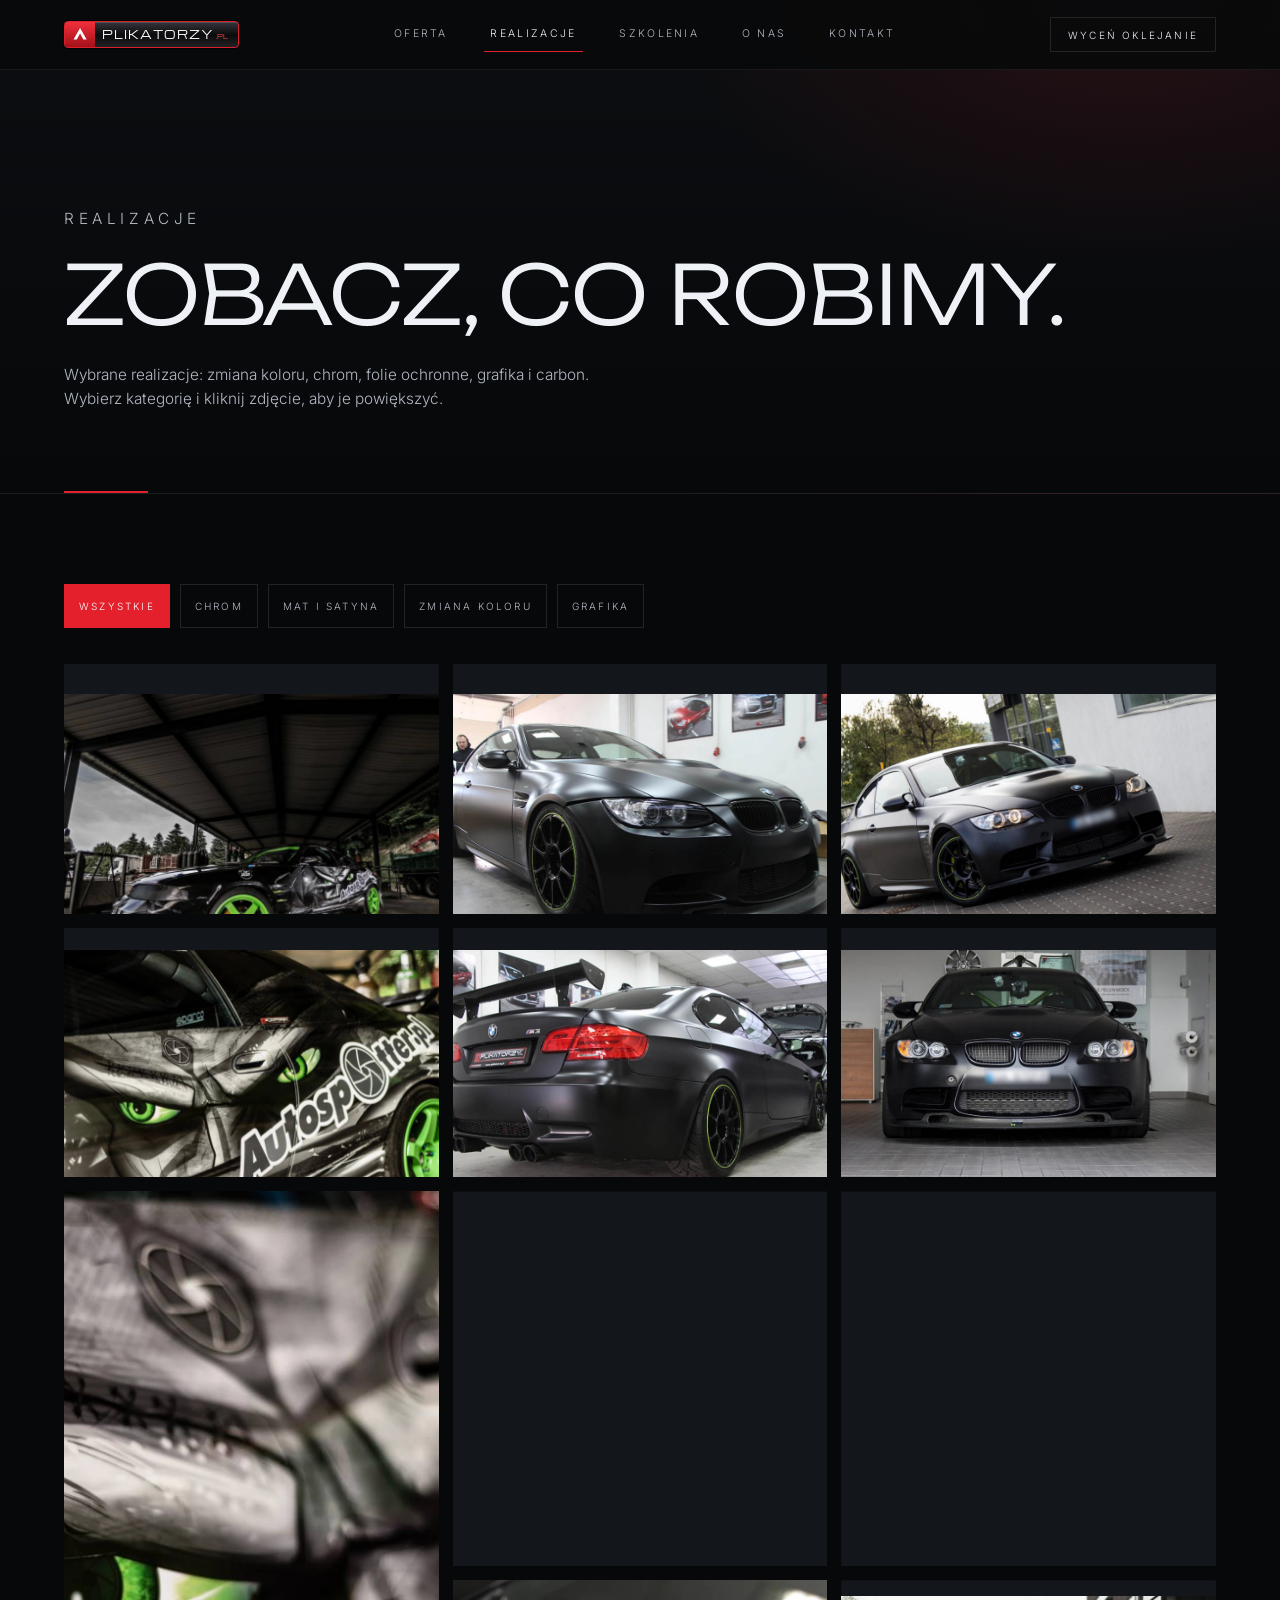
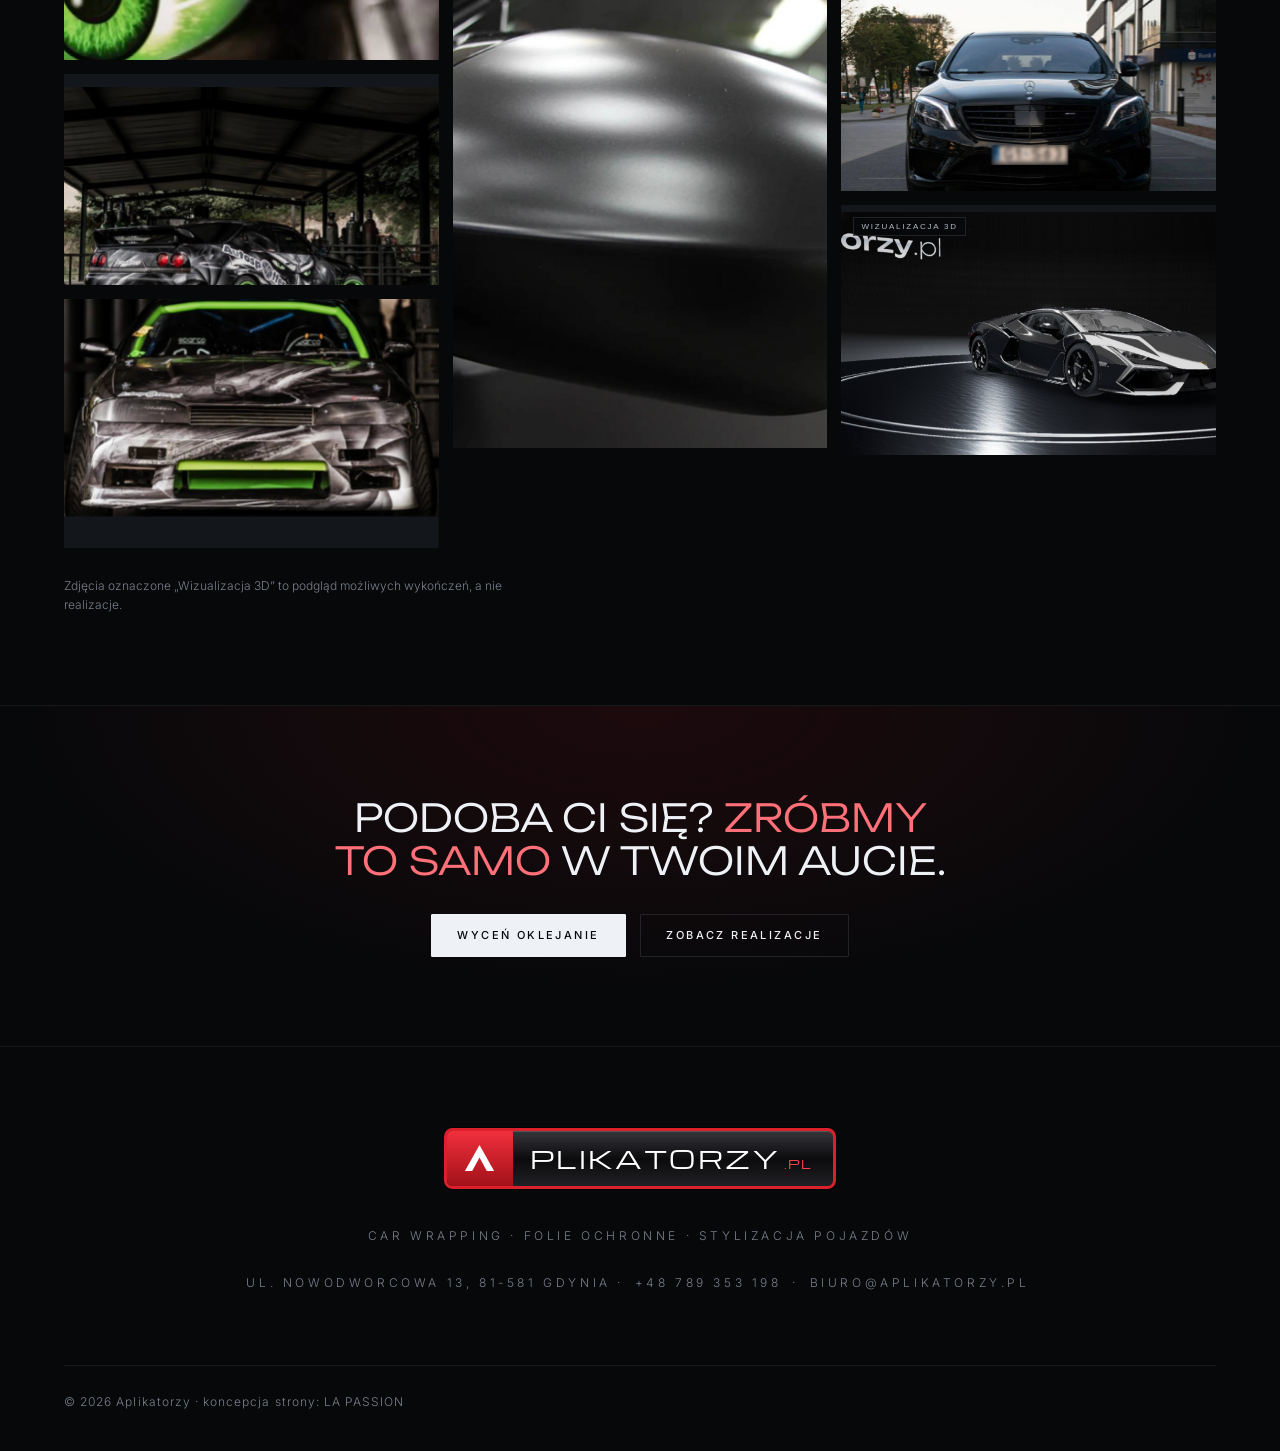
<file: site/realizacje.html>
<!doctype html>
<html lang="pl">
<head>
<meta charset="utf-8" />
<meta name="viewport" content="width=device-width,initial-scale=1,viewport-fit=cover" />
<title>Realizacje — chrom, mat, grafika | Aplikatorzy</title>
<meta name="description" content="Nasze realizacje z Gdyni: zmiana koloru, czarny chrom, mat, folie ochronne, grafika sportowa i carbon. Zobacz zdjęcia i wybierz kategorię." />
<meta name="theme-color" content="#07080a" />
<meta name="robots" content="noindex, nofollow" />   <!-- concept demo: remove this line when the real site goes live -->
<meta property="og:type" content="website" />
<meta property="og:locale" content="pl_PL" />
<meta property="og:site_name" content="Aplikatorzy" />
<meta property="og:title" content="Realizacje — chrom, mat, grafika | Aplikatorzy" />
<meta property="og:description" content="Nasze realizacje z Gdyni: zmiana koloru, czarny chrom, mat, folie ochronne, grafika sportowa i carbon. Zobacz zdjęcia i wybierz kategorię." />
<meta property="og:url" content="https://aplikatorzy.pl/realizacje.html" />
<meta name="twitter:card" content="summary" />
<link rel="canonical" href="https://aplikatorzy.pl/realizacje.html" />
<link rel="icon" href="media/logo-mark.svg" type="image/svg+xml" />
<link rel="preconnect" href="https://fonts.googleapis.com" />
<link rel="preconnect" href="https://fonts.gstatic.com" crossorigin />
<link href="https://fonts.googleapis.com/css2?family=Unbounded:wght@200;300;400;500;600&family=Inter:wght@300;400;500&family=Michroma&display=swap" rel="stylesheet" />
<link rel="stylesheet" href="src/style.css" />
<script type="application/ld+json">
{"@context":"https://schema.org","@type":"AutomotiveBusiness","name":"Aplikatorzy","description":"Car wrapping, zmiana koloru auta, folie ochronne PPF i stylizacja pojazdów w Gdyni.","telephone":"+48 789 353 198","email":"biuro@aplikatorzy.pl","address":{"@type":"PostalAddress","streetAddress":"ul. Nowodworcowa 13","postalCode":"81-581","addressLocality":"Gdynia","addressCountry":"PL"}}
</script>

</head>
<body class="page">
<svg width="0" height="0" style="position:absolute" aria-hidden="true" focusable="false">
  <symbol id="ap-mark" viewBox="0 0 40 30">
    <path d="M5 28.5 20 1.8 35 28.5M12.4 18.6h15.2" fill="none" stroke="currentColor" stroke-width="2.6" />
  </symbol>
</svg>
<a class="skip" href="#main">Przejdź do treści</a>
<header class="nav" id="nav">
  <a class="nav__logo" href="index.html" aria-label="Aplikatorzy — strona główna">
    <span class="aplogo aplogo--nav" role="img" aria-label="Aplikatorzy.pl"><span class="aplogo__a" aria-hidden="true"><svg viewBox="0 0 40 40" focusable="false"><path d="M7 31 20 8 33 31h-6.5L20 19l-6.5 12Z" fill="#fff"/></svg></span><span class="aplogo__t" aria-hidden="true">PLIKATORZY<small>.PL</small></span></span>
  </a>
  <nav class="nav__links" aria-label="Menu główne"><a href="oferta.html">OFERTA</a><a href="realizacje.html" class=is-here>REALIZACJE</a><a href="szkolenia.html">SZKOLENIA</a><a href="o-nas.html">O NAS</a><a href="kontakt.html">KONTAKT</a></nav>
  <a class="nav__cta" href="kontakt.html">WYCEŃ OKLEJANIE</a>
  <button class="nav__burger" id="burger" aria-label="Menu" aria-controls="menu" aria-expanded="false"><i></i><i></i></button>
</header>
<div class="menu" id="menu" aria-hidden="true">
  <a href="oferta.html">OFERTA</a><a href="realizacje.html" class=is-here>REALIZACJE</a><a href="szkolenia.html">SZKOLENIA</a><a href="o-nas.html">O NAS</a><a href="kontakt.html">KONTAKT</a>
  <a class="menu__cta" href="kontakt.html">WYCEŃ OKLEJANIE</a>
</div>
<main id="main">

<section class="page-hero">
  <p class="page-hero__eyebrow">REALIZACJE</p>
  <h1>Zobacz, co robimy.</h1>
  <p>Wybrane realizacje: zmiana koloru, chrom, folie ochronne, grafika i carbon. Wybierz kategorię i kliknij zdjęcie, aby je powiększyć.</p>
  
</section>
<section class="wrap">
  <div class="filters" id="filters" role="group" aria-label="Filtruj realizacje"></div>
  <div class="gallery" id="gallery"></div>
  <p class="gallery__note">Zdjęcia oznaczone „Wizualizacja 3D” to podgląd możliwych wykończeń, a nie realizacje.</p>
</section>
<section class="strip reveal"><h2>Podoba Ci się? <em>Zróbmy to samo</em> w Twoim aucie.</h2><div class="btn-row"><a class="btn btn--solid" href="kontakt.html">WYCEŃ OKLEJANIE</a><a class="btn btn--ghost" href="realizacje.html">ZOBACZ REALIZACJE</a></div></section>
</main>
<footer class="footer">
  <div class="footer__top">
    <span class="aplogo aplogo--footer" role="img" aria-label="Aplikatorzy.pl"><span class="aplogo__a" aria-hidden="true"><svg viewBox="0 0 40 40" focusable="false"><path d="M7 31 20 8 33 31h-6.5L20 19l-6.5 12Z" fill="#fff"/></svg></span><span class="aplogo__t" aria-hidden="true">PLIKATORZY<small>.PL</small></span></span>
    <p>Car wrapping · folie ochronne · stylizacja pojazdów</p>
    <p style="margin-top:1.1rem">ul. Nowodworcowa 13, 81-581 Gdynia · <a href="tel:+48789353198">+48 789 353 198</a> · <a href="mailto:biuro@aplikatorzy.pl">biuro@aplikatorzy.pl</a></p>
  </div>
  <div class="footer__bar">
    <p>© <span id="year">2026</span> Aplikatorzy · koncepcja strony: LA PASSION</p>
    
  </div>
</footer>
<script type="module">
  import { initPage } from './src/pages.js';
  initPage();
</script>

</body>
</html>
</file>
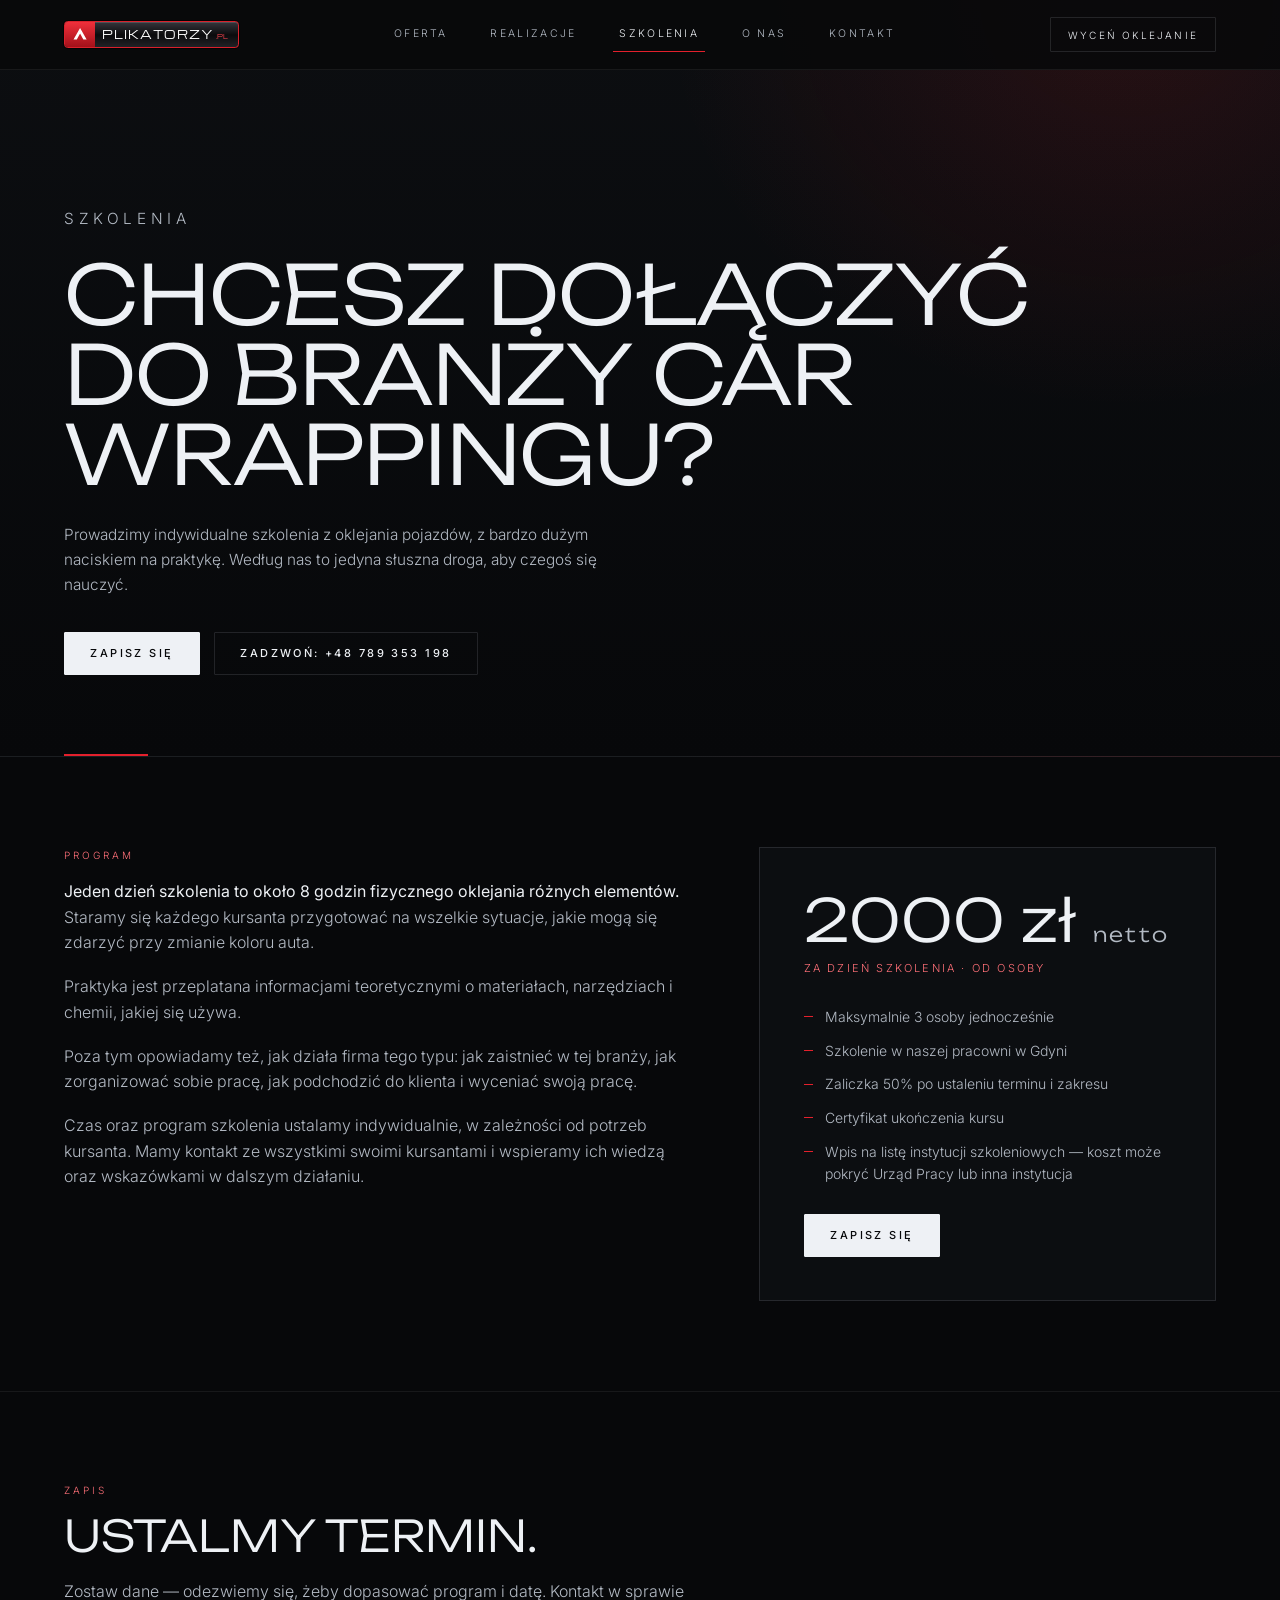
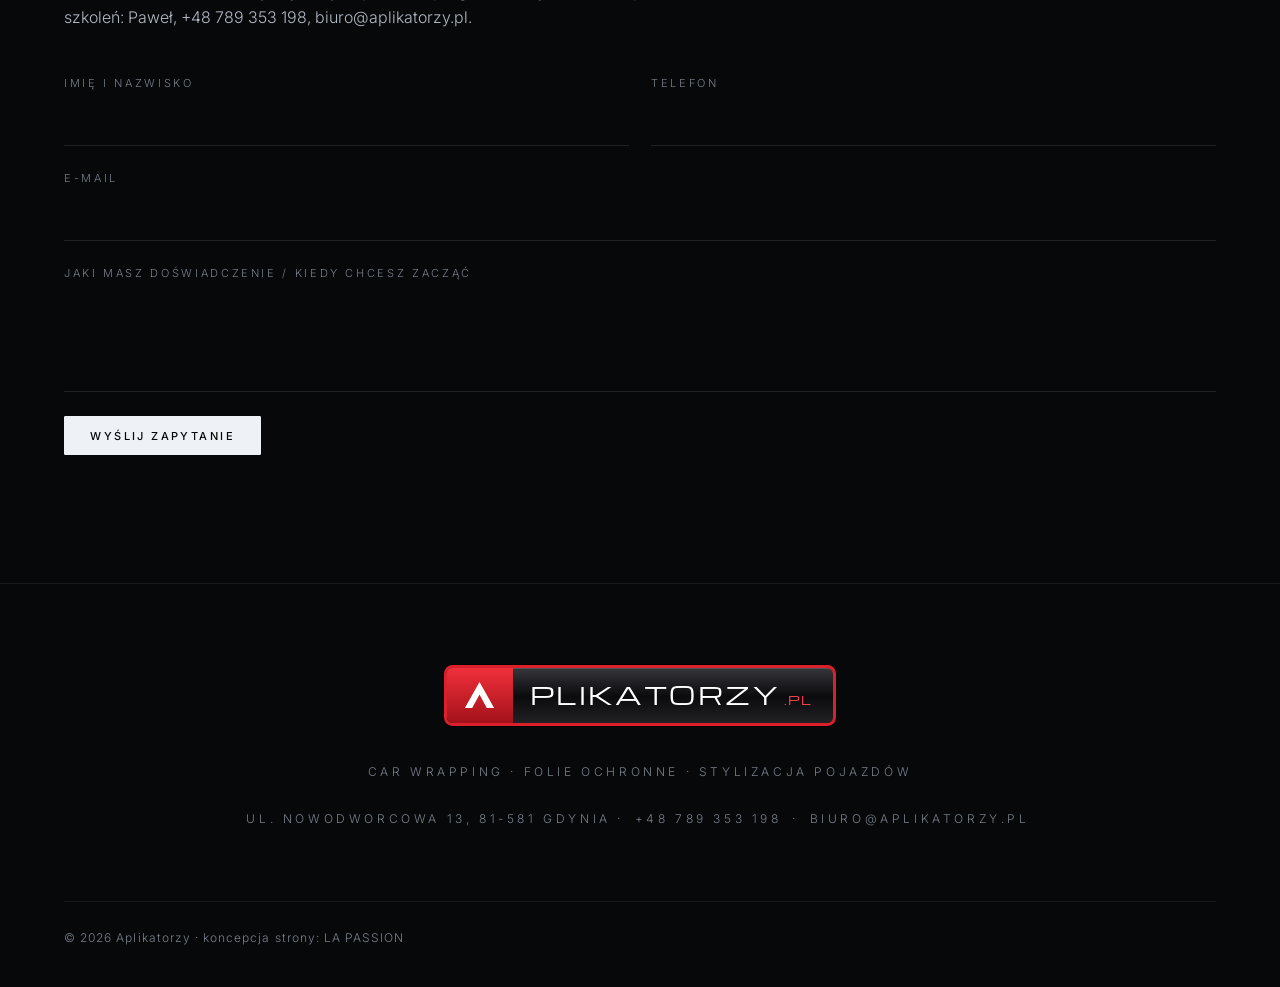
<file: site/szkolenia.html>
<!doctype html>
<html lang="pl">
<head>
<meta charset="utf-8" />
<meta name="viewport" content="width=device-width,initial-scale=1,viewport-fit=cover" />
<title>Szkolenia z car wrappingu w Gdyni | Aplikatorzy</title>
<meta name="description" content="Indywidualne szkolenia z oklejania pojazdów w Gdyni: 2000 zł netto za dzień, do 3 osób, certyfikat ukończenia. Zadzwoń: +48 789 353 198." />
<meta name="theme-color" content="#07080a" />
<meta name="robots" content="noindex, nofollow" />   <!-- concept demo: remove this line when the real site goes live -->
<meta property="og:type" content="website" />
<meta property="og:locale" content="pl_PL" />
<meta property="og:site_name" content="Aplikatorzy" />
<meta property="og:title" content="Szkolenia z car wrappingu w Gdyni | Aplikatorzy" />
<meta property="og:description" content="Indywidualne szkolenia z oklejania pojazdów w Gdyni: 2000 zł netto za dzień, do 3 osób, certyfikat ukończenia. Zadzwoń: +48 789 353 198." />
<meta property="og:url" content="https://aplikatorzy.pl/szkolenia.html" />
<meta name="twitter:card" content="summary" />
<link rel="canonical" href="https://aplikatorzy.pl/szkolenia.html" />
<link rel="icon" href="media/logo-mark.svg" type="image/svg+xml" />
<link rel="preconnect" href="https://fonts.googleapis.com" />
<link rel="preconnect" href="https://fonts.gstatic.com" crossorigin />
<link href="https://fonts.googleapis.com/css2?family=Unbounded:wght@200;300;400;500;600&family=Inter:wght@300;400;500&family=Michroma&display=swap" rel="stylesheet" />
<link rel="stylesheet" href="src/style.css" />
<script type="application/ld+json">
{"@context":"https://schema.org","@type":"AutomotiveBusiness","name":"Aplikatorzy","description":"Car wrapping, zmiana koloru auta, folie ochronne PPF i stylizacja pojazdów w Gdyni.","telephone":"+48 789 353 198","email":"biuro@aplikatorzy.pl","address":{"@type":"PostalAddress","streetAddress":"ul. Nowodworcowa 13","postalCode":"81-581","addressLocality":"Gdynia","addressCountry":"PL"}}
</script>

</head>
<body class="page">
<svg width="0" height="0" style="position:absolute" aria-hidden="true" focusable="false">
  <symbol id="ap-mark" viewBox="0 0 40 30">
    <path d="M5 28.5 20 1.8 35 28.5M12.4 18.6h15.2" fill="none" stroke="currentColor" stroke-width="2.6" />
  </symbol>
</svg>
<a class="skip" href="#main">Przejdź do treści</a>
<header class="nav" id="nav">
  <a class="nav__logo" href="index.html" aria-label="Aplikatorzy — strona główna">
    <span class="aplogo aplogo--nav" role="img" aria-label="Aplikatorzy.pl"><span class="aplogo__a" aria-hidden="true"><svg viewBox="0 0 40 40" focusable="false"><path d="M7 31 20 8 33 31h-6.5L20 19l-6.5 12Z" fill="#fff"/></svg></span><span class="aplogo__t" aria-hidden="true">PLIKATORZY<small>.PL</small></span></span>
  </a>
  <nav class="nav__links" aria-label="Menu główne"><a href="oferta.html">OFERTA</a><a href="realizacje.html">REALIZACJE</a><a href="szkolenia.html" class=is-here>SZKOLENIA</a><a href="o-nas.html">O NAS</a><a href="kontakt.html">KONTAKT</a></nav>
  <a class="nav__cta" href="kontakt.html">WYCEŃ OKLEJANIE</a>
  <button class="nav__burger" id="burger" aria-label="Menu" aria-controls="menu" aria-expanded="false"><i></i><i></i></button>
</header>
<div class="menu" id="menu" aria-hidden="true">
  <a href="oferta.html">OFERTA</a><a href="realizacje.html">REALIZACJE</a><a href="szkolenia.html" class=is-here>SZKOLENIA</a><a href="o-nas.html">O NAS</a><a href="kontakt.html">KONTAKT</a>
  <a class="menu__cta" href="kontakt.html">WYCEŃ OKLEJANIE</a>
</div>
<main id="main">

<section class="page-hero">
  <p class="page-hero__eyebrow">SZKOLENIA</p>
  <h1>Chcesz dołączyć do branży car wrappingu?</h1>
  <p>Prowadzimy indywidualne szkolenia z oklejania pojazdów, z bardzo dużym naciskiem na praktykę. Według nas to jedyna słuszna droga, aby czegoś się nauczyć.</p>
  <div class="page-hero__cta"><a class="btn btn--solid" href="#zapis">ZAPISZ SIĘ</a><a class="btn btn--ghost" href="tel:+48789353198">ZADZWOŃ: +48 789 353 198</a></div>
</section>
<section class="wrap">
  <div class="train">
    <div class="train__text reveal">
      <span class="kicker">PROGRAM</span>
      <p><strong>Jeden dzień szkolenia to około 8 godzin fizycznego oklejania różnych elementów.</strong> Staramy się każdego kursanta przygotować na wszelkie sytuacje, jakie mogą się zdarzyć przy zmianie koloru auta.</p>
      <p>Praktyka jest przeplatana informacjami teoretycznymi o materiałach, narzędziach i chemii, jakiej się używa.</p>
      <p>Poza tym opowiadamy też, jak działa firma tego typu: jak zaistnieć w tej branży, jak zorganizować sobie pracę, jak podchodzić do klienta i wyceniać swoją pracę.</p>
      <p>Czas oraz program szkolenia ustalamy indywidualnie, w zależności od potrzeb kursanta. Mamy kontakt ze wszystkimi swoimi kursantami i wspieramy ich wiedzą oraz wskazówkami w dalszym działaniu.</p>
    </div>
    <aside class="price reveal">
      <strong>2000 zł <small>netto</small></strong>
      <span>za dzień szkolenia · od osoby</span>
      <ul>
        <li>Maksymalnie 3 osoby jednocześnie</li>
        <li>Szkolenie w naszej pracowni w Gdyni</li>
        <li>Zaliczka 50% po ustaleniu terminu i zakresu</li>
        <li>Certyfikat ukończenia kursu</li>
        <li>Wpis na listę instytucji szkoleniowych — koszt może pokryć Urząd Pracy lub inna instytucja</li>
      </ul>
      <a class="btn btn--solid" href="#zapis">ZAPISZ SIĘ</a>
    </aside>
  </div>
</section>
<section class="wrap" id="zapis">
  <div class="wrap__head reveal"><span class="kicker">ZAPIS</span><h2>Ustalmy termin.</h2><p>Zostaw dane — odezwiemy się, żeby dopasować program i datę. Kontakt w sprawie szkoleń: Paweł, <a href="tel:+48789353198">+48 789 353 198</a>, <a href="mailto:biuro@aplikatorzy.pl">biuro@aplikatorzy.pl</a>.</p></div>
  <form class="form reveal" data-mail data-subject="Szkolenie z car wrappingu" novalidate>
  <div class="field"><label for="f-name">IMIĘ I NAZWISKO</label><input id="f-name" name="name" type="text" autocomplete="name" required /></div>
  <div class="field"><label for="f-phone">TELEFON</label><input id="f-phone" name="phone" type="tel" autocomplete="tel" required /></div>
  <div class="field field--wide"><label for="f-email">E-MAIL</label><input id="f-email" name="email" type="email" autocomplete="email" required /></div>
  <div class="field field--wide"><label for="f-msg">JAKI MASZ DOŚWIADCZENIE / KIEDY CHCESZ ZACZĄĆ</label><textarea id="f-msg" name="message" rows="4"></textarea></div>
  <button class="btn btn--solid" type="submit">WYŚLIJ ZAPYTANIE</button>
  <p class="form__note" role="status"></p>
</form>
</section>
</main>
<footer class="footer">
  <div class="footer__top">
    <span class="aplogo aplogo--footer" role="img" aria-label="Aplikatorzy.pl"><span class="aplogo__a" aria-hidden="true"><svg viewBox="0 0 40 40" focusable="false"><path d="M7 31 20 8 33 31h-6.5L20 19l-6.5 12Z" fill="#fff"/></svg></span><span class="aplogo__t" aria-hidden="true">PLIKATORZY<small>.PL</small></span></span>
    <p>Car wrapping · folie ochronne · stylizacja pojazdów</p>
    <p style="margin-top:1.1rem">ul. Nowodworcowa 13, 81-581 Gdynia · <a href="tel:+48789353198">+48 789 353 198</a> · <a href="mailto:biuro@aplikatorzy.pl">biuro@aplikatorzy.pl</a></p>
  </div>
  <div class="footer__bar">
    <p>© <span id="year">2026</span> Aplikatorzy · koncepcja strony: LA PASSION</p>
    
  </div>
</footer>
<script type="module">
  import { initPage } from './src/pages.js';
  initPage();
</script>

</body>
</html>
</file>
<file: site/src/style.css>
/* ══════════════════════════════════════════════════════════════════════
   aplikatorzy.pl — art direction
   Black and cold chrome: hairlines, huge negative space, a wide
   geometric display face and a quiet technical sans.
   ═════════════════════════════════════════════════════════════════════ */

:root {
  --ink: #07080a;
  --ink-2: #0c0e11;
  --ink-3: #13161a;
  --bone: #eef1f5;
  --bone-dim: #b3bac4;
  --muted: #78808b;
  --accent: #e3202c;
  --accent-soft: #ff7078;
  --silver: #c3ccd7;
  --chrome: linear-gradient(180deg, #ffffff 0%, #c9d1db 46%, #6f7985 52%, #aeb7c2 74%, #f1f4f8 100%);
  --line: rgba(222, 230, 240, 0.12);
  --line-soft: rgba(222, 230, 240, 0.07);

  --display: 'Unbounded', 'Helvetica Neue', Arial, sans-serif;
  --wordmark: 'Unbounded', 'Helvetica Neue', Arial, sans-serif;
  --sans: 'Inter', 'Helvetica Neue', Arial, sans-serif;

  --gutter: clamp(20px, 5vw, 92px);
  --ease: cubic-bezier(0.22, 0.61, 0.24, 1);

  --nav-h: 82px;
}

*, *::before, *::after { box-sizing: border-box; }

html {
  background: var(--ink);
  scroll-behavior: smooth;
  -webkit-text-size-adjust: 100%;
}

body {
  margin: 0;
  background: var(--ink);
  color: var(--bone);
  font-family: var(--sans);
  font-weight: 300;
  font-size: 16px;
  line-height: 1.6;
  overflow-x: hidden;
  -webkit-font-smoothing: antialiased;
  -moz-osx-font-smoothing: grayscale;
}

body.is-locked { overflow: hidden; height: 100vh; }

img { max-width: 100%; display: block; }
a { color: inherit; text-decoration: none; }
h1, h2, h3, p, dl, dd, figure { margin: 0; }
ul { margin: 0; padding: 0; list-style: none; }

::selection { background: var(--accent); color: var(--ink); }

/* ── shared atoms ──────────────────────────────────────────────────── */

.btn {
  display: inline-flex;
  align-items: center;
  justify-content: center;
  gap: 0.8em;
  padding: 1.05em 2.3em;
  font-family: var(--sans);
  font-size: 11px;
  font-weight: 500;
  letter-spacing: 0.22em;
  text-transform: uppercase;
  border: 1px solid var(--line);
  border-radius: 1px;
  background: transparent;
  color: var(--bone);
  cursor: pointer;
  transition: background 0.5s var(--ease), color 0.5s var(--ease),
              border-color 0.5s var(--ease), transform 0.5s var(--ease);
}
.btn--solid {
  background: var(--bone);
  color: var(--ink);
  border-color: var(--bone);
}
.btn--solid:hover { background: var(--accent); border-color: var(--accent); color: var(--ink); }
.btn--ghost:hover { border-color: var(--accent); color: var(--accent-soft); }
.btn:active { transform: translateY(1px); }

.section__num {
  display: block;
  font-size: 11px;
  letter-spacing: 0.3em;
  color: var(--accent-soft);
  margin-bottom: 1.6em;
}

.section__title {
  font-family: var(--display);
  font-weight: 300;
  font-size: clamp(2.4rem, 6.2vw, 5.4rem);
  line-height: 0.98;
  letter-spacing: -0.015em;
}

.section__lead {
  max-width: 46ch;
  margin-top: 1.8em;
  color: var(--bone-dim);
  font-size: clamp(0.95rem, 1.15vw, 1.08rem);
  line-height: 1.75;
}

/* ══════════════════════════════════════════════════════ LOADER ────── */

.loader {
  position: fixed;
  inset: 0;
  z-index: 200;
  display: grid;
  place-items: center;
  background: radial-gradient(120% 100% at 50% 40%, #121418 0%, #07080a 70%);
  transition: opacity 1.1s var(--ease), visibility 1.1s;
}
.loader.is-done { opacity: 0; visibility: hidden; pointer-events: none; }

.loader__inner { width: min(420px, 78vw); text-align: center; }

.loader__crest {
  display: block;
  font-family: var(--wordmark);
  font-size: 46px;
  line-height: 1;
  color: var(--accent-soft);
  margin-bottom: 0.35em;
  opacity: 0.9;
}

.loader__wordmark {
  font-family: var(--wordmark);
  font-size: clamp(26px, 4.4vw, 38px);
  font-weight: 400;
  letter-spacing: 0.34em;
  text-indent: 0.34em;
  margin: 0 0 0.9em;
}

.loader__sub {
  font-size: 10px;
  letter-spacing: 0.3em;
  color: var(--muted);
  text-transform: uppercase;
  margin-bottom: 3.4em;
}

.loader__bar {
  height: 1px;
  background: var(--line);
  overflow: hidden;
}
.loader__bar i {
  display: block;
  height: 100%;
  width: 0%;
  background: linear-gradient(90deg, var(--accent), var(--accent-soft));
  transition: width 0.35s var(--ease);
}

.loader__meta {
  display: flex;
  justify-content: space-between;
  margin-top: 1.2em;
  font-size: 9.5px;
  letter-spacing: 0.26em;
  color: var(--muted);
}

/* ══════════════════════════════════════════════════════════ NAV ───── */

.nav {
  position: fixed;
  top: 0; left: 0; right: 0;
  z-index: 100;
  height: var(--nav-h);
  display: flex;
  align-items: center;
  justify-content: space-between;
  gap: 2rem;
  padding: 0 var(--gutter);
  transition: background 0.6s var(--ease), backdrop-filter 0.6s var(--ease),
              border-color 0.6s var(--ease), height 0.6s var(--ease);
  border-bottom: 1px solid transparent;
}
.nav.is-scrolled {
  height: 66px;
  /* solid tint, no backdrop blur: blurring the live 3D canvas under the bar
     every frame was one of the biggest frame-time costs on the page */
  background: rgba(8, 9, 11, 0.86);
  border-bottom-color: var(--line-soft);
}

.nav__logo { display: flex; align-items: baseline; gap: 0.7rem; }
.nav__crest {
  font-family: var(--wordmark);
  font-size: 22px;
  color: var(--accent);
  line-height: 1;
}
.nav__word {
  font-family: var(--wordmark);
  font-size: 15px;
  letter-spacing: 0.32em;
  text-indent: 0.32em;
  white-space: nowrap;
}

.nav__links { display: flex; gap: clamp(1.1rem, 2.4vw, 2.6rem); }
.nav__links a {
  position: relative;
  font-size: 10.5px;
  letter-spacing: 0.22em;
  color: var(--bone-dim);
  padding: 0.6rem 0;
  transition: color 0.4s var(--ease);
}
.nav__links a::after {
  content: '';
  position: absolute;
  left: 0; bottom: 0.2rem;
  width: 100%;
  height: 1px;
  background: var(--accent);
  transform: scaleX(0);
  transform-origin: right;
  transition: transform 0.55s var(--ease);
}
.nav__links a:hover { color: var(--bone); }
.nav__links a:hover::after { transform: scaleX(1); transform-origin: left; }

.nav__cta {
  font-size: 10px;
  letter-spacing: 0.22em;
  padding: 0.85em 1.7em;
  border: 1px solid var(--line);
  border-radius: 1px;
  transition: border-color 0.5s var(--ease), color 0.5s var(--ease);
  white-space: nowrap;
}
.nav__cta:hover { border-color: var(--accent); color: var(--accent-soft); }

.nav__burger {
  display: none;
  width: 40px; height: 40px;
  border: 0; background: transparent;
  cursor: pointer;
  padding: 0;
  place-items: center;
}
.nav__burger i {
  display: block;
  width: 22px; height: 1px;
  background: var(--bone);
  margin: 3.5px auto;
  transition: transform 0.45s var(--ease), opacity 0.3s;
}
.nav__burger[aria-expanded='true'] i:first-child { transform: translateY(4.5px) rotate(45deg); }
.nav__burger[aria-expanded='true'] i:last-child { transform: translateY(-4.5px) rotate(-45deg); }

.menu {
  position: fixed;
  inset: 0;
  z-index: 99;
  display: flex;
  flex-direction: column;
  align-items: center;
  justify-content: center;
  gap: 1.6rem;
  background: rgba(8, 9, 11, 0.94);
  backdrop-filter: blur(22px);
  -webkit-backdrop-filter: blur(22px);
  opacity: 0;
  visibility: hidden;
  transition: opacity 0.6s var(--ease), visibility 0.6s;
}
.menu.is-open { opacity: 1; visibility: visible; }
.menu a {
  font-family: var(--display);
  font-size: 1.9rem;
  letter-spacing: 0.06em;
}
.menu__cta {
  margin-top: 1.4rem;
  font-family: var(--sans) !important;
  font-size: 10px !important;
  letter-spacing: 0.24em !important;
  border: 1px solid var(--line);
  padding: 1em 2.2em;
  color: var(--accent-soft);
}

/* ══════════════════════════════════════════════════ 3D  STAGE ─────── */

#stage {
  position: fixed;
  inset: 0;
  width: 100vw;
  height: 100vh;
  height: 100svh;
  display: block;
  z-index: 1;
  background: #0b0c0e;
  will-change: opacity;
}

/* keeps the type legible over the brightest part of the sky */
.stage-veil {
  position: fixed;
  inset: 0;
  z-index: 2;
  pointer-events: none;
  background:
    linear-gradient(180deg, rgba(8, 9, 11, 0.62) 0%, rgba(8, 9, 11, 0) 26%),
    linear-gradient(0deg, rgba(8, 9, 11, 0.55) 0%, rgba(8, 9, 11, 0) 34%);
  opacity: 1;
  transition: opacity 0.6s var(--ease);
}

.cinema { position: relative; z-index: 0; height: var(--cinema-vh, 1250vh); }

/* ══════════════════════════════════════════════════════ BEATS ─────── */

.beats {
  position: fixed;
  inset: 0;
  z-index: 3;
  pointer-events: none;
}

.beat {
  position: absolute;
  opacity: 0;
  will-change: opacity, transform;
  max-width: min(46ch, 42vw);
}
.beat { --beat-shift: 0px; }
.beat--left   { left: var(--gutter);  top: 50%; transform: translateY(-50%) translate3d(0, var(--beat-shift), 0); }
.beat--right  { right: var(--gutter); top: 50%; transform: translateY(-50%) translate3d(0, var(--beat-shift), 0); text-align: right; }
.beat--center-bottom {
  left: 50%; bottom: clamp(86px, 14vh, 150px);
  transform: translateX(-50%) translate3d(0, var(--beat-shift), 0);
  text-align: center;
  max-width: min(60ch, 84vw);
}
.beat--final {
  left: 50%; top: 50%;
  transform: translate(-50%, -50%) translate3d(0, var(--beat-shift), 0);
  text-align: center;
  max-width: min(58ch, 88vw);
}

.beat__eyebrow {
  font-size: 10px;
  letter-spacing: 0.34em;
  color: var(--accent-soft);
  text-transform: uppercase;
  margin-bottom: 1.6em;
}

.beat__index {
  font-size: 10px;
  letter-spacing: 0.3em;
  color: var(--muted);
  margin-bottom: 1.4em;
}

.beat__display {
  font-family: var(--display);
  font-weight: 300;
  font-size: clamp(2.1rem, 4.6vw, 4.5rem);
  line-height: 1.02;
  letter-spacing: -0.012em;
  text-shadow: 0 2px 40px rgba(0, 0, 0, 0.55);
}
.beat__display--wide { font-size: clamp(1.7rem, 3.4vw, 3.4rem); }
/* even lines at every width instead of hand-placed breaks that only fit one */
.beat__display { text-wrap: balance; }
.beat__body, .beat__note { text-wrap: pretty; }
.beat__display--xl {
  font-family: var(--wordmark);
  font-size: clamp(2.4rem, 6vw, 5.6rem);
  letter-spacing: 0.16em;
  text-indent: 0.16em;
  margin: 0.25em 0 0.5em;
}

.beat__body {
  margin-top: 1.7em;
  color: var(--bone-dim);
  font-size: 0.98rem;
  line-height: 1.8;
}
.beat__note {
  margin-top: 1.7em;
  font-size: 10px;
  letter-spacing: 0.28em;
  color: var(--muted);
  text-transform: uppercase;
  line-height: 2.1;
}

.beat__scroll {
  margin-top: 3.4em;
  font-size: 9.5px;
  letter-spacing: 0.3em;
  color: var(--muted);
  display: flex;
  align-items: center;
  gap: 0.9em;
}
.beat__scroll span {
  width: 42px; height: 1px;
  background: linear-gradient(90deg, var(--accent), transparent);
  animation: scrollHint 2.6s var(--ease) infinite;
}
@keyframes scrollHint {
  0%, 100% { transform: scaleX(0.35); transform-origin: left; opacity: 0.4; }
  50%      { transform: scaleX(1);    transform-origin: left; opacity: 1; }
}

.beat__cta {
  margin-top: 2.6em;
  display: flex;
  gap: 0.9rem;
  justify-content: center;
  flex-wrap: wrap;
  pointer-events: auto;
}

/* ══════════════════════════════════════════════════════ THE SITE ──── */

.site {
  position: relative;
  z-index: 4;
  background: var(--ink);
  /* the film dissolves into the page — never a black gap */
  box-shadow: 0 -120px 180px -40px rgba(8, 9, 11, 0.98);
}
.site::before {
  content: '';
  display: block;
  height: 46vh;
  margin-top: -46vh;
  background: linear-gradient(180deg, rgba(8, 9, 11, 0) 0%, rgba(8, 9, 11, 0.86) 62%, var(--ink) 100%);
  pointer-events: none;
}

.section { padding: clamp(84px, 13vh, 168px) var(--gutter); position: relative; }
.section + .section { border-top: 1px solid var(--line-soft); }
.section__head { max-width: 62ch; }
.section__foot { margin-top: clamp(40px, 6vh, 74px); }

/* reveal */
.js-reveal .reveal {
  opacity: 0;
  transform: translateY(26px);
  filter: blur(6px);
  transition: opacity 1.05s var(--ease), transform 1.05s var(--ease), filter 1.05s var(--ease);
}
.js-reveal .reveal.is-in { opacity: 1; transform: none; filter: none; }

/* ── 01 selection ─────────────────────────────────────────────────── */

.cards {
  margin-top: clamp(46px, 7vh, 86px);
  display: grid;
  grid-template-columns: repeat(auto-fit, minmax(280px, 1fr));
  gap: clamp(18px, 2.2vw, 34px);
}

.card {
  border: 1px solid var(--line-soft);
  background: linear-gradient(180deg, #0f1114 0%, #0a0b0d 100%);
  overflow: hidden;
  transition: border-color 0.6s var(--ease), transform 0.7s var(--ease);
}
.card:hover { border-color: rgba(205, 214, 226, 0.4); transform: translateY(-6px); }

.card__media {
  position: relative;
  aspect-ratio: 16 / 10;
  background-size: cover;
  background-position: center;
  overflow: hidden;
}
/* Placeholder plates — drop a photo in with --img and it takes over. */
.card__media::before {
  content: '';
  position: absolute;
  inset: 0;
  background-image: var(--img, none);
  background-size: cover;
  background-position: center;
  transition: transform 1.2s var(--ease);
}
.card:hover .card__media::before { transform: scale(1.06); }
.card__media::after {
  content: '';
  position: absolute;
  inset: -40%;
  background: linear-gradient(115deg, transparent 38%, rgba(255, 255, 255, 0.09) 50%, transparent 62%);
  transform: translateX(-40%);
  transition: transform 1.4s var(--ease);
}
.card:hover .card__media::after { transform: translateX(40%); }

.card__media--a { background: radial-gradient(120% 120% at 30% 15%, #2a2f3a 0%, #0e1013 62%); }
.card__media--b { background: radial-gradient(120% 120% at 70% 20%, #33302c 0%, #0e1013 62%); }
.card__media--c { background: radial-gradient(120% 120% at 40% 80%, #23292a 0%, #0e1013 62%); }
.card__media--d { background: radial-gradient(120% 120% at 60% 25%, #2d2a33 0%, #0e1013 62%); }
.card__media--e { background: radial-gradient(120% 120% at 35% 70%, #3a2a2a 0%, #0e1013 62%); }
.card__media--f { background: radial-gradient(120% 120% at 65% 30%, #262c26 0%, #0e1013 62%); }

.card__tag {
  position: absolute;
  top: 14px; left: 14px;
  z-index: 2;
  font-size: 9px;
  letter-spacing: 0.2em;
  padding: 0.5em 0.95em;
  border: 1px solid var(--line);
  background: rgba(8, 9, 11, 0.5);
  backdrop-filter: blur(8px);
  color: var(--bone-dim);
}

.card__body { padding: 1.7rem 1.6rem 1.9rem; }
.card__body h3 {
  font-family: var(--display);
  font-weight: 400;
  font-size: 1.42rem;
  letter-spacing: 0.005em;
}
.card__spec {
  margin-top: 0.6em;
  font-size: 11.5px;
  letter-spacing: 0.08em;
  color: var(--muted);
}
.card__price {
  margin-top: 1.5em;
  font-size: 12px;
  letter-spacing: 0.18em;
  color: var(--accent-soft);
}

/* ── 02 about ─────────────────────────────────────────────────────── */

.editorial {
  display: grid;
  grid-template-columns: minmax(200px, 0.8fr) minmax(320px, 1.6fr);
  gap: clamp(32px, 6vw, 110px);
  align-items: start;
}
.editorial__main > p {
  color: var(--bone-dim);
  max-width: 58ch;
  margin-bottom: 1.6em;
  line-height: 1.85;
}
.editorial__big {
  font-family: var(--display);
  font-style: italic;
  font-weight: 300;
  font-size: clamp(1.6rem, 3.1vw, 2.7rem) !important;
  line-height: 1.24 !important;
  color: var(--bone) !important;
  margin-bottom: 1.3em !important;
}

.stats {
  display: grid;
  grid-template-columns: repeat(auto-fit, minmax(150px, 1fr));
  gap: 1.6rem;
  margin-top: clamp(34px, 5vh, 56px);
  padding-top: 2.4rem;
  border-top: 1px solid var(--line-soft);
}
.stats strong {
  display: block;
  font-family: var(--display);
  font-weight: 300;
  font-size: 2.6rem;
  line-height: 1;
  color: var(--bone);
}
.stats span {
  display: block;
  margin-top: 0.7em;
  font-size: 10.5px;
  letter-spacing: 0.16em;
  color: var(--muted);
  text-transform: uppercase;
}

/* ── 03 services ──────────────────────────────────────────────────── */

.services {
  margin-top: clamp(46px, 7vh, 82px);
  display: grid;
  grid-template-columns: repeat(auto-fit, minmax(260px, 1fr));
  gap: 1px;
  background: var(--line-soft);
  border: 1px solid var(--line-soft);
}
.services li {
  background: var(--ink);
  padding: clamp(28px, 3.4vw, 48px);
  transition: background 0.6s var(--ease);
}
.services li:hover { background: var(--ink-3); }
.services span {
  font-size: 10px;
  letter-spacing: 0.28em;
  color: var(--accent-soft);
}
.services h3 {
  margin-top: 1.5em;
  font-family: var(--display);
  font-weight: 400;
  font-size: 1.55rem;
}
.services p {
  margin-top: 0.9em;
  color: var(--muted);
  font-size: 0.93rem;
  line-height: 1.75;
}

/* ── 04 showroom ──────────────────────────────────────────────────── */

.showroom {
  display: grid;
  grid-template-columns: minmax(280px, 1fr) minmax(280px, 1.1fr);
  gap: clamp(36px, 6vw, 96px);
  align-items: center;
}
.showroom__addr {
  margin-top: 2.2em;
  font-family: var(--display);
  font-size: 1.5rem;
  line-height: 1.7;
  color: var(--bone-dim);
}
.hours {
  margin: 2.6em 0;
  border-top: 1px solid var(--line-soft);
}
.hours > div {
  display: flex;
  justify-content: space-between;
  gap: 1rem;
  padding: 1em 0;
  border-bottom: 1px solid var(--line-soft);
  font-size: 11.5px;
  letter-spacing: 0.14em;
}
.hours dt { color: var(--muted); text-transform: uppercase; }
.hours dd { margin: 0; color: var(--bone-dim); }

.showroom__plate {
  position: relative;
  aspect-ratio: 4 / 3;
  border: 1px solid var(--line-soft);
  background: radial-gradient(130% 120% at 50% 22%, #191d23 0%, #0a0b0d 68%);
  display: grid;
  place-items: center;
  overflow: hidden;
}
.plate__grid {
  position: absolute;
  inset: 0;
  background-image:
    linear-gradient(var(--line-soft) 1px, transparent 1px),
    linear-gradient(90deg, var(--line-soft) 1px, transparent 1px);
  background-size: 48px 48px;
  mask-image: radial-gradient(70% 70% at 50% 45%, #000 20%, transparent 100%);
  -webkit-mask-image: radial-gradient(70% 70% at 50% 45%, #000 20%, transparent 100%);
}
.plate__mark {
  position: relative;
  font-family: var(--wordmark);
  font-size: clamp(60px, 13vw, 150px);
  letter-spacing: 0.1em;
  text-indent: 0.1em;
  color: rgba(232, 237, 243, 0.1);
}

/* ── 05 contact ───────────────────────────────────────────────────── */

.contact {
  display: grid;
  grid-template-columns: minmax(260px, 1fr) minmax(320px, 1.2fr);
  gap: clamp(34px, 5vw, 92px);
  align-items: start;
}
.contact__title { line-height: 0.95; }
.contact__direct {
  grid-column: 1 / -1;
  display: flex;
  flex-wrap: wrap;
  gap: clamp(1.2rem, 4vw, 3.4rem);
  margin-top: clamp(30px, 5vh, 56px);
  padding-top: 2.2rem;
  border-top: 1px solid var(--line-soft);
}
.contact__direct a {
  font-family: var(--display);
  font-size: clamp(1.15rem, 2.3vw, 1.85rem);
  color: var(--bone-dim);
  transition: color 0.45s var(--ease);
}
.contact__direct a:hover { color: var(--accent-soft); }

.form {
  display: grid;
  grid-template-columns: 1fr 1fr;
  gap: 1.5rem 1.4rem;
}
.field { display: flex; flex-direction: column; gap: 0.75em; }
.field--wide { grid-column: 1 / -1; }
.field label {
  font-size: 11px;
  letter-spacing: 0.24em;
  color: var(--muted);
}
.field input, .field textarea {
  font-family: var(--sans);
  font-size: 15px;
  font-weight: 300;
  color: var(--bone);
  background: transparent;
  border: 0;
  border-bottom: 1px solid var(--line);
  padding: 0.7em 0;
  outline: none;
  border-radius: 0;
  resize: none;
  transition: border-color 0.45s var(--ease);
}
.field input:focus, .field textarea:focus { border-bottom-color: var(--accent); }
.form .btn { grid-column: 1 / -1; justify-self: start; }
.form__note {
  grid-column: 1 / -1;
  font-size: 11px;
  letter-spacing: 0.12em;
  color: var(--accent-soft);
  min-height: 1.2em;
}

/* ── footer ───────────────────────────────────────────────────────── */

.footer { padding: clamp(60px, 9vh, 110px) var(--gutter) 40px; border-top: 1px solid var(--line-soft); }
.footer__top { text-align: center; }
.footer__word {
  font-family: var(--wordmark);
  font-size: clamp(2.2rem, 9vw, 7rem);
  letter-spacing: 0.22em;
  text-indent: 0.22em;
  color: rgba(232, 237, 243, 0.16);
  display: block;
}
.footer__top p {
  margin-top: 1.2em;
  font-size: 10px;
  letter-spacing: 0.3em;
  color: var(--muted);
  text-transform: uppercase;
}
.footer__bar {
  margin-top: clamp(44px, 7vh, 80px);
  padding-top: 1.6rem;
  border-top: 1px solid var(--line-soft);
  display: flex;
  justify-content: space-between;
  gap: 1.4rem;
  flex-wrap: wrap;
  font-size: 10.5px;
  letter-spacing: 0.1em;
  color: var(--muted);
}

/* ── failsafe ─────────────────────────────────────────────────────── */

.fatal {
  position: fixed;
  inset: 0;
  z-index: 150;
  display: grid;
  place-items: center;
  padding: var(--gutter);
  background: linear-gradient(rgba(8, 9, 11, 0.78), rgba(8, 9, 11, 0.94)), url('../media/wizualizacje/chrome-front.jpg') center / cover no-repeat;
}
.fatal[hidden] { display: none; }
.fatal__box { max-width: 52ch; text-align: center; }
.fatal__box h2 { font-family: var(--display); font-weight: 300; font-size: 1.9rem; }
.fatal__box p { margin-top: 1.2em; color: var(--bone-dim); font-size: 0.95rem; }
.fatal__hint { color: var(--muted) !important; font-size: 11px !important; letter-spacing: 0.16em; }

/* ══════════════════════════════════════════════════ RESPONSIVE ────── */

@media (max-width: 1080px) {
  .editorial, .showroom, .contact { grid-template-columns: 1fr; }
  .beat { max-width: min(42ch, 62vw); }
}

@media (max-width: 860px) {
  :root { --nav-h: 66px; }
  .nav__links, .nav__cta { display: none; }
  .nav__burger { display: grid; }

  /* Not a shrunken desktop: the type moves out of the car's way entirely */
  .beats { display: block; }
  .beat, .beat--left, .beat--right, .beat--center-bottom, .beat--final {
    left: var(--gutter);
    right: var(--gutter);
    top: auto;
    bottom: clamp(52px, 12vh, 118px);
    transform: translate3d(0, var(--beat-shift), 0);
    text-align: left;
    max-width: none;
  }
  .beat--final {
    bottom: auto; top: 50%;
    transform: translateY(-50%) translate3d(0, var(--beat-shift), 0);
    text-align: center;
  }
  .beat__display { font-size: clamp(1.9rem, 8.2vw, 2.9rem); }
  /* the desktop line breaks orphan words on a phone: let the copy flow */
  .beat__body br { display: none; }
  .beat__display--wide { font-size: clamp(1.5rem, 6.4vw, 2.2rem); }
  .beat__cta { justify-content: flex-start; }
  .beat--final .beat__cta { justify-content: center; }
  .beat__scroll { margin-top: 2.2em; }

  .stage-veil {
    background:
      linear-gradient(180deg, rgba(8, 9, 11, 0.6) 0%, rgba(8, 9, 11, 0) 22%),
      linear-gradient(0deg, rgba(8, 9, 11, 0.8) 0%, rgba(8, 9, 11, 0) 48%);
  }

  .form { grid-template-columns: 1fr; }
  .cinema { height: calc(var(--cinema-vh, 1250vh) * 0.76); }
}

@media (max-width: 480px) {
  .footer__bar { flex-direction: column; }
}

@media (prefers-reduced-motion: reduce) {
  html { scroll-behavior: auto; }
  .js-reveal .reveal { opacity: 1; transform: none; filter: none; transition: none; }
  .beat__scroll span { animation: none; }
}

/* ══════════════════════════════════════════ BEATS — added variants ─── */

.beat--strip {
  left: 50%;
  bottom: clamp(48px, 9vh, 104px);
  transform: translateX(-50%) translate3d(0, var(--beat-shift), 0);
  display: flex;
  gap: clamp(1rem, 3vw, 2.8rem);
  align-items: center;
  max-width: none;
  white-space: nowrap;
}
.beat--strip span {
  font-size: 10px;
  letter-spacing: 0.26em;
  color: var(--bone-dim);
  position: relative;
}
.beat--strip span + span::before {
  content: '';
  position: absolute;
  left: calc(clamp(1rem, 3vw, 2.8rem) / -2);
  top: 50%;
  width: 3px; height: 3px;
  border-radius: 50%;
  background: var(--accent);
  transform: translateY(-50%);
}

.beat--numbers {
  left: 50%;
  bottom: clamp(52px, 10vh, 118px);
  transform: translateX(-50%) translate3d(0, var(--beat-shift), 0);
  display: flex;
  gap: clamp(1.8rem, 6vw, 5.6rem);
  text-align: center;
  max-width: none;
}
.beat--numbers strong {
  display: block;
  font-family: var(--display);
  font-weight: 300;
  font-size: clamp(2rem, 4.4vw, 3.6rem);
  line-height: 1;
  text-shadow: 0 2px 40px rgba(0, 0, 0, 0.6);
}
.beat--numbers span {
  display: block;
  margin-top: 0.8em;
  font-size: 9.5px;
  letter-spacing: 0.22em;
  color: var(--muted);
  text-transform: uppercase;
}

/* ── the light switch: the lamp itself ──────────────────────────────────
   There is no switch plate any more. The pendant that hangs over the car in
   the hall also hangs into the corner of the frame, on its cord, and you
   reach up and turn it on. The cord tugs, the lamp swings on it, the cone
   opens underneath, and the car's own Y signatures strike in the light it
   throws — white at the front, red at the back.

   It sits under the nav rather than inside it, so the cord can run up behind
   the bar and read as coming from the ceiling. z-index is deliberately below
   the nav for exactly that reason.                                        */

.lamp {
  position: fixed;
  top: 0;
  right: clamp(16px, 2.8vw, 46px);
  z-index: 5;
  display: flex;
  justify-content: center;
  pointer-events: none;
  opacity: 0;
  transition: opacity 0.9s var(--ease);
}
.lamp.is-on { opacity: 1; }

.lamp__btn {
  pointer-events: auto;
  display: grid;
  justify-items: center;
  padding: 0;
  border: 0;
  background: none;
  cursor: pointer;
  font-family: var(--sans);
  color: var(--muted);
  -webkit-tap-highlight-color: transparent;
}
.lamp__btn:focus-visible { outline: 1px solid var(--accent); outline-offset: 8px; }

/* everything above the plate swings together, pivoting where the cord meets
   the ceiling — which is what makes it read as a pendant and not a badge */
.lamp__swing {
  display: grid;
  justify-items: center;
  transform-origin: 50% 0;
  will-change: transform;
}
.lamp__btn:hover .lamp__swing,
.lamp__btn:focus-visible .lamp__swing { animation: lamp-idle 3.6s var(--ease) infinite; }
.lamp__btn.is-swinging .lamp__swing { animation: lamp-swing 2.1s cubic-bezier(0.3, 0.06, 0.2, 1) 1; }

@keyframes lamp-idle {
  0%, 100% { transform: rotate(-0.8deg); }
  50%      { transform: rotate(0.8deg); }
}
/* a damped pendulum: each swing about 60 % of the last */
@keyframes lamp-swing {
  0%   { transform: rotate(0deg); }
  11%  { transform: rotate(5.4deg); }
  30%  { transform: rotate(-3.3deg); }
  49%  { transform: rotate(2.0deg); }
  67%  { transform: rotate(-1.2deg); }
  84%  { transform: rotate(0.6deg); }
  100% { transform: rotate(0deg); }
}

/* the cord, running up behind the nav bar */
.lamp__cord {
  display: block;
  width: 1px;
  height: calc(var(--nav-h) + clamp(16px, 3.2vh, 38px));
  background: linear-gradient(180deg,
    rgba(186, 140, 60, 0) 0%, rgba(186, 140, 60, 0.26) 52%, rgba(214, 172, 96, 0.60) 100%);
  transition: height 0.32s var(--ease);
}
.lamp__btn:active .lamp__cord { height: calc(var(--nav-h) + clamp(21px, 3.9vh, 45px)); }

/* the fitting: a brass ferrule, a milled cone shade, the bulb under its rim */
.lamp__head { position: relative; display: grid; justify-items: center; }

.lamp__ferrule {
  width: 9px;
  height: 5px;
  border-radius: 1px;
  background: linear-gradient(100deg, #23272c, #8e98a4 45%, #e9eef4 54%, #4d555f 100%);
}
.lamp__shade {
  position: relative;
  width: clamp(50px, 5.4vw, 66px);
  height: clamp(21px, 2.3vw, 28px);
  clip-path: polygon(33% 0, 67% 0, 100% 100%, 0 100%);
  background: linear-gradient(100deg,
    #1f2328 0%, #555e69 15%, #b7c0cb 37%, #f4f7fa 47%,
    #949ea9 59%, #4a525c 80%, #1c1f23 100%);
}
.lamp__inner {
  position: absolute;
  left: 50%;
  bottom: -1px;
  width: 80%;
  height: 7px;
  transform: translateX(-50%);
  border-radius: 50%;
  background: radial-gradient(50% 100% at 50% 100%,
    rgba(246, 250, 255, 0.95) 0%, rgba(196, 220, 255, 0.28) 62%, rgba(170, 200, 255, 0) 100%);
  opacity: 0.1;
  transition: opacity 0.55s var(--ease);
}
.lamp__bulb {
  position: absolute;
  left: 50%;
  bottom: -8px;
  width: 11px;
  height: 11px;
  transform: translateX(-50%);
  border-radius: 50%;
  background: radial-gradient(circle at 50% 34%, #2b2f36 0%, #14161a 72%);
  box-shadow: inset 0 0 0 1px rgba(232, 237, 243, 0.10);
  transition: background 0.5s var(--ease), box-shadow 0.65s var(--ease);
}

/* the cone of light. Absolutely positioned so a 160 px beam does not push the
   plate down the screen, and blurred rather than hard-edged because a shade
   this small throws a soft edge. */
.lamp__cone {
  position: absolute;
  top: calc(100% - 4px);
  left: 50%;
  width: clamp(140px, 15vw, 196px);
  height: clamp(112px, 15vh, 164px);
  transform: translateX(-50%);
  clip-path: polygon(39% 0, 61% 0, 100% 100%, 0 100%);
  background: linear-gradient(180deg,
    rgba(236, 244, 255, 0.40) 0%, rgba(206, 224, 255, 0.15) 40%, rgba(186, 210, 255, 0) 100%);
  filter: blur(7px);
  opacity: 0;
  transition: opacity 0.75s var(--ease);
  pointer-events: none;
}

/* the little brass plate the cone falls on, carrying the car's signature */
.lamp__plate {
  margin-top: clamp(15px, 2.3vh, 25px);
  display: inline-flex;
  align-items: center;
  gap: 9px;
  padding: 0.6em 0.85em;
  border: 1px solid var(--line);
  border-radius: 2px;
  /* opaque enough to read without a backdrop blur over the live canvas */
  background: linear-gradient(180deg, rgba(28, 31, 37, 0.86) 0%, rgba(10, 11, 14, 0.92) 100%);
  box-shadow: inset 0 1px 0 rgba(232, 237, 243, 0.06);
  transition: border-color 0.55s var(--ease), background 0.55s var(--ease),
              box-shadow 0.7s var(--ease);
}
.lamp__btn:hover .lamp__plate { border-color: rgba(205, 214, 226, 0.45); }

.lamp__sig { display: block; width: 23px; }
.lamp__sig svg { display: block; width: 100%; height: auto; overflow: visible; }
.lamp__sig path {
  fill: none;
  stroke: #2f343c;
  stroke-width: 2.6;
  stroke-linecap: round;
  stroke-linejoin: round;
  transition: stroke 0.45s var(--ease), filter 0.55s var(--ease);
}
.lamp__sig--rear { transform: scaleX(-1); }

.lamp__text { display: grid; justify-items: center; gap: 0.32em; }
.lamp__label {
  font-size: 8px;
  font-weight: 500;
  letter-spacing: 0.26em;
  color: var(--muted);
  transition: color 0.5s var(--ease);
}
.lamp__state {
  font-size: 8.5px;
  font-weight: 500;
  letter-spacing: 0.2em;
  color: var(--bone-dim);
  transition: color 0.5s var(--ease), text-shadow 0.5s var(--ease);
}

/* Shown until the first press, then never again: a control shaped like an
   object needs one word to say it is a control. */
.lamp__hint {
  margin-top: 0.7em;
  font-size: 7.5px;
  font-weight: 500;
  letter-spacing: 0.24em;
  color: #53575e;
  opacity: 1;
  transition: opacity 0.6s var(--ease);
}
.lamp__btn.is-used .lamp__hint { opacity: 0; }

/* ── lit ────────────────────────────────────────────────────────────────
   The lamp is a warm fitting, so the fitting glows warm. The car's answer is
   cold — xenon white at the front, red at the back — and the difference
   between the two is what sells it as two separate things switching on.   */

.lamp__btn[aria-pressed='true'] .lamp__bulb {
  background: radial-gradient(circle at 50% 38%,
    #ffffff 0%, #f1f6ff 34%, #cfe0ff 68%, #93b6f0 100%);
  box-shadow: 0 0 9px 3px rgba(206, 226, 255, 0.75),
              0 0 30px 11px rgba(176, 206, 255, 0.36),
              0 0 66px 24px rgba(150, 188, 255, 0.15);
}
.lamp__btn[aria-pressed='true'] .lamp__inner { opacity: 1; }
.lamp__btn[aria-pressed='true'] .lamp__cone { opacity: 1; }
.lamp__btn[aria-pressed='true'] .lamp__plate {
  border-color: rgba(198, 219, 255, 0.42);
  background: linear-gradient(180deg, rgba(30, 40, 56, 0.66) 0%, rgba(10, 13, 19, 0.74) 100%);
  box-shadow: inset 0 1px 0 rgba(215, 232, 255, 0.14),
              0 0 40px -8px rgba(140, 185, 255, 0.26);
}
.lamp__btn[aria-pressed='true'] .lamp__sig--front path {
  stroke: #eaf2ff;
  filter: drop-shadow(0 0 5px rgba(190, 220, 255, 0.95))
          drop-shadow(0 0 13px rgba(140, 185, 255, 0.65));
}
.lamp__btn[aria-pressed='true'] .lamp__sig--rear path {
  stroke: #ff4550;
  filter: drop-shadow(0 0 5px rgba(255, 70, 80, 0.9))
          drop-shadow(0 0 13px rgba(255, 40, 55, 0.5));
}
.lamp__btn[aria-pressed='true'] .lamp__label { color: var(--bone); }
.lamp__btn[aria-pressed='true'] .lamp__state {
  color: #cfe2ff;
  text-shadow: 0 0 12px rgba(150, 195, 255, 0.5);
}

@media (prefers-reduced-motion: reduce) {
  .lamp__btn:hover .lamp__swing,
  .lamp__btn:focus-visible .lamp__swing,
  .lamp__btn.is-swinging .lamp__swing { animation: none; }
  .lamp__bulb, .lamp__cone, .lamp__plate, .lamp__sig path, .lamp__cord {
    transition-duration: 0.01ms;
  }
}

/* On a phone the rail is gone, so the corner is free — but the burger is
   right above, so the lamp keeps its distance and loses the beam width. */
@media (max-width: 720px) {
  .lamp { right: 12px; }
  .lamp__shade { width: 44px; height: 19px; }
  .lamp__cone { width: 118px; height: 96px; }
  .lamp__plate { gap: 7px; padding: 0.55em 0.7em; }
  .lamp__sig { width: 19px; }
  .lamp__label { letter-spacing: 0.2em; }
  .lamp__hint { display: none; }
}

/* ══════════════════════════════════════════════════════ FILM RAIL ─── */

.rail {
  position: fixed;
  right: clamp(14px, 2.2vw, 34px);
  top: 50%;
  transform: translateY(-50%);
  z-index: 4;
  display: flex;
  align-items: stretch;
  gap: 14px;
  pointer-events: none;
  opacity: 0;
  transition: opacity 0.8s var(--ease);
}
.rail.is-on { opacity: 1; }

.rail__line {
  position: relative;
  width: 1px;
  background: rgba(232, 237, 243, 0.14);
}
.rail__line i {
  position: absolute;
  top: 0; left: 0;
  width: 100%;
  height: 100%;
  transform: scaleY(0);
  transform-origin: 50% 0;
  will-change: transform;
  background: linear-gradient(180deg, var(--accent), var(--accent-soft));
}

.rail__list {
  display: flex;
  flex-direction: column;
  justify-content: space-between;
  min-height: 42vh;
}
.rail__list li {
  font-size: 8.5px;
  letter-spacing: 0.24em;
  color: rgba(232, 237, 243, 0.28);
  transition: color 0.5s var(--ease), transform 0.5s var(--ease);
  transform-origin: left center;
}
.rail__list li.is-on {
  color: var(--accent-soft);
  transform: translateX(-3px) scale(1.06);
}

@media (max-width: 860px) {
  .rail { display: none; }
  .beat--strip { white-space: normal; flex-wrap: wrap; gap: 0.5rem 1.2rem; justify-content: flex-start;
    left: var(--gutter); right: var(--gutter); transform: translate3d(0, var(--beat-shift), 0);
    /* telefon: pasek parametrów pod tekstem hero, nie na nim */
    bottom: max(18px, env(safe-area-inset-bottom)); }
  .beat--strip span + span::before { display: none; }
  .beat--numbers { left: var(--gutter); right: var(--gutter); transform: translate3d(0, var(--beat-shift), 0);
    gap: 1.4rem; justify-content: space-between; text-align: left; }
}

/* ═══════════════════════════════════════════════════════ SALONY ───── */

.salons {
  margin-top: clamp(46px, 7vh, 82px);
  display: grid;
  grid-template-columns: repeat(auto-fit, minmax(300px, 1fr));
  gap: 1px;
  background: var(--line-soft);
  border: 1px solid var(--line-soft);
}
.salon { background: var(--ink); padding: clamp(28px, 3.4vw, 52px); }
.salon h3 {
  font-family: var(--display);
  font-weight: 400;
  font-size: clamp(1.4rem, 2.4vw, 2rem);
}
.salon__addr {
  margin-top: 1.1em;
  font-size: 0.98rem;
  line-height: 1.75;
  color: var(--bone-dim);
}
.salon__people {
  margin-top: 2.2em;
  border-top: 1px solid var(--line-soft);
}
.salon__people li {
  display: flex;
  justify-content: space-between;
  align-items: baseline;
  gap: 1rem;
  padding: 0.95em 0;
  border-bottom: 1px solid var(--line-soft);
}
.salon__people span {
  font-size: 11.5px;
  letter-spacing: 0.1em;
  color: var(--muted);
}
.salon__people a {
  font-family: var(--display);
  font-size: 1.15rem;
  color: var(--bone);
  transition: color 0.4s var(--ease);
  white-space: nowrap;
}
.salon__people a:hover { color: var(--accent-soft); }

/* ══════════════════════════════════════════════════ NIGHT MODE ───── */
/* the page chrome follows the hall when the main beam goes on */

body.is-night {
  --accent: #9fc2ff;
  --accent-soft: #d8e7ff;
  --line: rgba(190, 215, 255, 0.16);
  --line-soft: rgba(190, 215, 255, 0.09);
}
body.is-night .nav.is-scrolled { background: rgba(4, 5, 8, 0.7); }
body.is-night .beat__display { text-shadow: 0 2px 46px rgba(0, 0, 0, 0.8); }
.nav, .beat__eyebrow, .beat__index, .rail__list li, .lamp__plate {
  transition: color 0.9s var(--ease), border-color 0.9s var(--ease),
              background 0.9s var(--ease);
}

/* ═══════════════════════════════════════ WIZYTÓWKA 3D ────────────── */

.section--card { padding-block: clamp(90px, 15vh, 190px); }

.cardstage {
  perspective: 1400px;
  display: grid;
  place-items: center;
  min-height: 46vh;
}

.bizcard {
  position: relative;
  width: min(420px, 78vw);
  aspect-ratio: 85 / 55;                 /* a real business card */
  transform-style: preserve-3d;
  animation: bizfloat 13s cubic-bezier(0.45, 0, 0.55, 1) infinite;
  will-change: transform;
  cursor: grab;
  touch-action: none;                    /* the drag is ours, not the page's */
  outline: none;
}

.bizcard__face {
  position: absolute;
  inset: 0;
  backface-visibility: hidden;
  border: 1px solid rgba(232, 237, 243, 0.14);
  border-radius: 2px;
  padding: clamp(20px, 4.5%, 34px);
  display: flex;
  flex-direction: column;
  justify-content: center;
  gap: 0.45em;
  background:
    linear-gradient(135deg, rgba(255, 255, 255, 0.07) 0%, rgba(255, 255, 255, 0) 42%),
    linear-gradient(160deg, #15171b 0%, #0a0b0d 62%, #101317 100%);
  box-shadow:
    0 40px 90px -30px rgba(0, 0, 0, 0.9),
    inset 0 1px 0 rgba(255, 255, 255, 0.06);
}
.bizcard__face--back { transform: rotateY(180deg); }

.bizcard__crest {
  font-family: var(--wordmark);
  font-size: 2.1rem;
  line-height: 1;
  color: var(--accent-soft);
}
.bizcard__word {
  font-family: var(--wordmark);
  font-size: 1.05rem;
  letter-spacing: 0.34em;
  text-indent: 0.34em;
  margin-top: 0.3em;
}
.bizcard__rule {
  width: 34px;
  height: 1px;
  background: var(--accent);
  opacity: 0.55;
  margin: 0.7em 0;
}
.bizcard__line {
  font-size: 10.5px;
  letter-spacing: 0.16em;
  color: var(--bone-dim);
  line-height: 1.7;
}
.bizcard__line--dim { color: var(--muted); }

.cardstage__note {
  margin-top: clamp(30px, 5vh, 58px);
  font-size: 9.5px;
  letter-spacing: 0.3em;
  color: var(--muted);
}

@keyframes bizfloat {
  0%   { transform: translate3d(0, 0, 0) rotateX(12deg) rotateY(-24deg) rotateZ(-3deg); }
  25%  { transform: translate3d(2%, -4%, 60px) rotateX(4deg) rotateY(62deg) rotateZ(2deg); }
  50%  { transform: translate3d(0, -1%, 0) rotateX(-9deg) rotateY(160deg) rotateZ(4deg); }
  75%  { transform: translate3d(-2%, -5%, 60px) rotateX(3deg) rotateY(268deg) rotateZ(-1deg); }
  100% { transform: translate3d(0, 0, 0) rotateX(12deg) rotateY(336deg) rotateZ(-3deg); }
}

@media (prefers-reduced-motion: reduce) {
  .bizcard { animation: none; transform: rotateX(8deg) rotateY(-18deg); }
}

/* ── 04 · FILMY ────────────────────────────────────────────────────────── */
/* Both clips are rendered from this page's own 3D scene, 16:9. */
.section--reels {
  background: linear-gradient(180deg, #07080a 0%, #0b0c0f 100%);
}

.reels {
  display: grid;
  grid-template-columns: repeat(2, minmax(0, 1fr));
  gap: clamp(1.5rem, 4vw, 3.5rem);
  max-width: 92rem;
  margin: clamp(3rem, 6vw, 5rem) auto 0;
  padding: 0 var(--gutter, 1.5rem);
}

.reel {
  margin: 0;
  display: flex;
  flex-direction: column;
  gap: 1rem;
}

.reel__video {
  width: 100%;
  aspect-ratio: 16 / 9;
  display: block;
  background: #000;
  border: 1px solid rgba(205, 214, 226, 0.22);
  border-radius: 2px;
  box-shadow: 0 30px 70px -30px rgba(0, 0, 0, 0.9);
  object-fit: cover;
}

.reel__cap {
  font-family: var(--sans);
  font-size: 0.72rem;
  letter-spacing: 0.18em;
  text-transform: uppercase;
  color: rgba(232, 237, 243, 0.5);
  text-align: center;
}

@media (max-width: 720px) {
  .reels {
    grid-template-columns: minmax(0, 1fr);
  }
}

/* stills rendered from the 3D scene */
.card__media {
  position: relative;
  overflow: hidden;
  background: #0a0b0d;
}

.card__media img {
  display: block;
  width: 100%;
  height: 100%;
  object-fit: cover;
  transition: transform 1.1s cubic-bezier(0.22, 1, 0.36, 1), filter 0.6s ease;
  filter: saturate(0.92) contrast(1.04);
}

.card:hover .card__media img {
  transform: scale(1.045);
  filter: saturate(1) contrast(1.06);
}

/* the card is a real object you can pick up */
.bizcard.is-held { cursor: grabbing; }

.bizcard:focus-visible .bizcard__face--front {
  border-color: rgba(205, 214, 226, 0.55);
}

/* a foil edge so the card has thickness when it turns side-on */
.bizcard__face::after {
  content: '';
  position: absolute;
  inset: 0;
  border-radius: 2px;
  pointer-events: none;
  background: linear-gradient(115deg,
    rgba(205, 214, 226, 0) 38%,
    rgba(205, 214, 226, 0.16) 49%,
    rgba(255, 255, 255, 0.10) 52%,
    rgba(205, 214, 226, 0) 64%);
  opacity: 0.9;
}

.cardstage__hint {
  margin-top: 1.4rem;
  font-family: var(--sans);
  font-size: 0.66rem;
  letter-spacing: 0.22em;
  text-transform: uppercase;
  color: rgba(232, 237, 243, 0.34);
}

/* Keep the scene captions readable against the studio lighting. */
.beat__note, .beat__scroll, .beat__index { color: #b6bdc7; }
.beat__display { text-shadow: 0 2px 24px rgba(0,0,0,.45); }


/* ══════════════════════════════════════════════ aplikatorzy.pl brand ── */

.wordmark { font-family: var(--wordmark); font-weight: 500; letter-spacing: 0.01em; text-transform: none; }
.wordmark span { font-weight: 200; }

/* chrome lettering: a polished band through the middle of the type */
.loader__wordmark, .nav__word, .bizcard__word, .beat__display--xl, .footer__word {
  background: var(--chrome);
  -webkit-background-clip: text;
  background-clip: text;
  color: transparent;
}

.loader__crest, .nav__crest, .bizcard__crest, .footer__crest {
  display: block;
  color: var(--accent-soft);
  overflow: visible;
}
.loader__crest { width: 64px; height: 48px; margin: 0 auto 1.1em; opacity: 0.95; }
.loader__wordmark { letter-spacing: 0.01em; text-indent: 0; font-size: clamp(28px, 4.2vw, 40px); }

.nav__logo { align-items: center; gap: 0.75rem; }
.nav__crest { width: 30px; height: 22px; }
.nav__word { font-size: 17px; letter-spacing: 0.01em; text-indent: 0; }

.bizcard__crest { width: 46px; height: 34px; margin-bottom: 0.2em; }
.bizcard__crest--small { width: 34px; height: 26px; }
.bizcard__word { font-size: 1.35rem; letter-spacing: 0.01em; text-indent: 0; }

.beat__display--xl { letter-spacing: -0.01em; text-indent: 0; font-size: clamp(2.6rem, 6.4vw, 6.2rem); }

.footer__word {
  display: inline-flex; align-items: center; gap: 0;
  letter-spacing: -0.01em; text-indent: 0; opacity: 0.22;
  font-size: clamp(2.2rem, 8vw, 6.4rem);
}
.footer__crest { width: 0.9em; height: 0.68em; margin-right: 0.35em; color: #dfe5ec; }

/* the wide display face sets larger than the old serif: pull it back */
.beat__display { font-weight: 300; font-size: clamp(1.8rem, 3.7vw, 3.7rem); line-height: 1.04; letter-spacing: -0.02em; }
.beat__display--wide { font-size: clamp(1.4rem, 2.7vw, 2.75rem); }
.section__title { font-weight: 300; font-size: clamp(2rem, 5vw, 4.4rem); letter-spacing: -0.025em; line-height: 1.02; }
.menu a { font-size: 1.5rem; font-weight: 300; }

.contact__direct span { font-size: 10px; letter-spacing: 0.26em; color: var(--muted); text-transform: uppercase; }

.reel__video { border-color: rgba(205, 214, 226, 0.16); }

/* ?capture — the film rendered on its own, for stills and clips */
body.is-capture .nav, body.is-capture .beats, body.is-capture .rail,
body.is-capture .lamp, body.is-capture .site, body.is-capture .stage-veil,
body.is-capture #loader, body.is-capture #boot-note { display: none !important; }

/* six stills: a calm 3 × 2 grid on desktop, 2 then 1 column below */
.cards { grid-template-columns: repeat(3, minmax(0, 1fr)); }
@media (max-width: 1100px) { .cards { grid-template-columns: repeat(2, minmax(0, 1fr)); } }
@media (max-width: 640px)  { .cards { grid-template-columns: minmax(0, 1fr); } }
.beat__display.wordmark { font-weight: 500; }


/* ══════════════════════════════════════════════════════════════════════
   aplikatorzy.pl — wrap picker, sub-pages, gallery, partners
   Black, cold chrome and one signal red.
   ═════════════════════════════════════════════════════════════════════ */

/* ── the wrap picker, on the film ─────────────────────────────────── */
.wraps {
  position: fixed; left: 50%; bottom: 18px; z-index: 60;
  transform: translate(-50%, 12px);
  display: flex; align-items: center; gap: 14px;
  padding: 9px 16px 9px 18px;
  background: rgba(8, 9, 11, 0.86);
  border: 1px solid var(--line);
  opacity: 0; visibility: hidden;
  transition: opacity 0.7s var(--ease), transform 0.7s var(--ease), visibility 0.7s;
}
.wraps.is-on { opacity: 1; visibility: visible; transform: translate(-50%, 0); }
.wraps__label {
  font-size: 9px; letter-spacing: 0.26em; color: var(--muted); white-space: nowrap;
}
.wraps__list { display: flex; gap: 9px; }
.wraps__dot {
  width: 24px; height: 24px; border-radius: 50%; padding: 0; cursor: pointer;
  border: 1px solid rgba(238, 241, 245, 0.35);
  background: var(--sw, #444);
  box-shadow: inset 0 0 0 2px rgba(7, 8, 10, 0.55);
  transition: transform 0.35s var(--ease), border-color 0.35s var(--ease), box-shadow 0.35s var(--ease);
}
.wraps__dot:hover { transform: scale(1.14); }
.wraps__dot[aria-pressed='true'] {
  border-color: var(--accent);
  box-shadow: inset 0 0 0 2px rgba(7, 8, 10, 0.55), 0 0 0 2px var(--accent);
}
.wraps__dot:focus-visible { outline: 2px solid var(--accent-soft); outline-offset: 3px; }
.wraps__name {
  min-width: 9.5em; font-size: 10px; letter-spacing: 0.2em; text-transform: uppercase; color: var(--bone);
}
@media (max-width: 760px) {
  .wraps { gap: 10px; padding: 8px 12px; bottom: 12px; max-width: calc(100vw - 24px); }
  .wraps__label, .wraps__name { display: none; }
  .wraps__dot { width: 26px; height: 26px; }
}

/* ── shared sub-page frame ────────────────────────────────────────── */
body.page { overflow-x: hidden; }
body.page .nav { background: rgba(8, 9, 11, 0.9); border-bottom-color: var(--line-soft); height: 70px; }
.nav__links a.is-here { color: var(--bone); }
.nav__links a.is-here::after { transform: scaleX(1); background: var(--accent); }
.menu a.is-here { color: var(--accent-soft); }

.page-hero {
  position: relative;
  padding: calc(70px + clamp(70px, 12vh, 150px)) var(--gutter) clamp(54px, 9vh, 110px);
  border-bottom: 1px solid var(--line-soft);
  background:
    radial-gradient(60% 90% at 88% 0%, rgba(227, 32, 44, 0.13), transparent 60%),
    linear-gradient(180deg, var(--ink-2), var(--ink));
  overflow: hidden;
}
.page-hero::after {
  content: ''; position: absolute; left: var(--gutter); bottom: 0; width: 84px; height: 2px; background: var(--accent);
}
.page-hero__eyebrow { font-size: 10px; letter-spacing: 0.3em; color: var(--accent-soft); margin-bottom: 1.4rem; }
.page-hero h1 {
  font-family: var(--display); font-weight: 300; text-transform: uppercase;
  font-size: clamp(2.3rem, 6.4vw, 6rem); line-height: 0.98; letter-spacing: -0.015em; max-width: 16ch;
  text-wrap: balance;
}
.page-hero p { margin-top: 1.8rem; max-width: 60ch; color: var(--bone-dim); font-size: clamp(15px, 1.2vw, 18px); }
.page-hero__cta { margin-top: 2.2rem; display: flex; flex-wrap: wrap; gap: 14px; }

.wrap { padding: clamp(60px, 10vh, 130px) var(--gutter); }
.wrap + .wrap { border-top: 1px solid var(--line-soft); }
.wrap--tight { padding-block: clamp(40px, 6vh, 80px); }
.wrap__head { max-width: 62ch; margin-bottom: clamp(34px, 5vh, 62px); }
.wrap__head h2 {
  font-family: var(--display); font-weight: 300; text-transform: uppercase;
  font-size: clamp(1.6rem, 3.4vw, 3rem); line-height: 1.05; text-wrap: balance;
}
.wrap__head p { margin-top: 1.2rem; color: var(--bone-dim); }
.kicker { display: block; font-size: 10px; letter-spacing: 0.3em; color: var(--accent-soft); margin-bottom: 1rem; }

/* ── offer ───────────────────────────────────────────────────────── */
.offer { display: grid; grid-template-columns: repeat(2, 1fr); border-top: 1px solid var(--line-soft); }
.offer__item {
  position: relative; padding: clamp(28px, 4vw, 54px); border-bottom: 1px solid var(--line-soft);
  transition: background 0.5s var(--ease);
}
.offer__item:nth-child(odd) { border-right: 1px solid var(--line-soft); }
.offer__item:hover { background: var(--ink-3); }
.offer__item > span { font-size: 11px; letter-spacing: 0.24em; color: var(--accent-soft); }
.offer__item h2 {
  margin: 1rem 0 0.9rem; font-family: var(--display); font-weight: 300; text-transform: uppercase;
  font-size: clamp(1.15rem, 1.9vw, 1.7rem); line-height: 1.1;
}
.offer__item p { color: var(--bone-dim); max-width: 46ch; }
.offer__tags { margin-top: 1.3rem; display: flex; flex-wrap: wrap; gap: 8px; }
.offer__tags i {
  font-style: normal; font-size: 11px; letter-spacing: 0.18em; text-transform: uppercase;
  padding: 0.5em 0.9em; border: 1px solid var(--line); color: var(--muted);
}

.brands { display: flex; flex-wrap: wrap; gap: 10px 14px; margin-top: 1.6rem; }
.brands b {
  font-weight: 400; font-size: 11px; letter-spacing: 0.22em; text-transform: uppercase;
  padding: 0.7em 1.2em; border: 1px solid var(--line); color: var(--bone);
}

/* ── gallery ─────────────────────────────────────────────────────── */
.filters { display: flex; flex-wrap: wrap; gap: 10px; margin-bottom: clamp(26px, 4vh, 44px); }
.filters button {
  font: inherit; font-size: 10px; letter-spacing: 0.22em; text-transform: uppercase; cursor: pointer;
  padding: 0.85em 1.4em; background: none; color: var(--bone-dim); border: 1px solid var(--line);
  transition: border-color 0.3s var(--ease), color 0.3s var(--ease), background 0.3s var(--ease);
}
.filters button:hover { border-color: var(--accent); color: var(--bone); }
.filters button[aria-pressed='true'] { background: var(--accent); border-color: var(--accent); color: #fff; }
.gallery { display: grid; grid-template-columns: repeat(auto-fill, minmax(min(100%, 300px), 1fr)); gap: 14px; }
.shot {
  position: relative; margin: 0; padding: 0; border: 0; background: var(--ink-3); cursor: zoom-in;
  aspect-ratio: 4 / 3; overflow: hidden; display: block; width: 100%;
}
.shot img { width: 100%; height: 100%; object-fit: cover; transition: transform 0.9s var(--ease), filter 0.5s var(--ease); }
.shot:hover img { transform: scale(1.05); }
.shot figcaption, .shot__cap {
  position: absolute; left: 0; right: 0; bottom: 0; padding: 38px 16px 14px; text-align: left;
  background: linear-gradient(180deg, transparent, rgba(7, 8, 10, 0.88));
  font-size: 11px; letter-spacing: 0.16em; text-transform: uppercase; color: var(--bone);
  opacity: 0; transform: translateY(8px); transition: opacity 0.4s var(--ease), transform 0.4s var(--ease);
}
.shot:hover .shot__cap, .shot:focus-visible .shot__cap { opacity: 1; transform: none; }
.shot__cap small { display: block; margin-top: 3px; color: var(--accent-soft); font-size: 9px; letter-spacing: 0.22em; }
.shot[hidden] { display: none; }
.shot__viz {
  position: absolute; top: 12px; left: 12px; font-size: 8px; letter-spacing: 0.22em; padding: 0.5em 0.9em;
  background: rgba(8, 9, 11, 0.72); border: 1px solid var(--line); color: var(--bone-dim);
}
.gallery__note { margin-top: 28px; font-size: 12px; color: var(--muted); max-width: 70ch; }

.lightbox {
  position: fixed; inset: 0; z-index: 300; display: none; align-items: center; justify-content: center;
  background: rgba(5, 6, 8, 0.94); padding: 4vh 4vw;
}
.lightbox.is-open { display: flex; }
.lightbox figure { max-width: min(1500px, 100%); max-height: 100%; display: flex; flex-direction: column; gap: 14px; }
.lightbox img { max-width: 100%; max-height: 78vh; object-fit: contain; margin: 0 auto; }
.lightbox figcaption { text-align: center; font-size: 11px; letter-spacing: 0.2em; text-transform: uppercase; color: var(--bone-dim); }
.lightbox button {
  position: absolute; background: none; border: 1px solid var(--line); color: var(--bone);
  width: 48px; height: 48px; font-size: 20px; cursor: pointer; transition: border-color 0.3s var(--ease);
}
.lightbox button:hover { border-color: var(--accent); }
.lightbox__x { top: 22px; right: 22px; }
.lightbox__p { left: 22px; top: 50%; margin-top: -24px; }
.lightbox__n { right: 22px; top: 50%; margin-top: -24px; }

/* ── training ────────────────────────────────────────────────────── */
.train { display: grid; grid-template-columns: 1.15fr 0.85fr; gap: clamp(30px, 6vw, 96px); align-items: start; }
.train__text p { color: var(--bone-dim); margin-bottom: 1.15rem; max-width: 62ch; }
.train__text p strong { color: var(--bone); font-weight: 400; }
.price {
  border: 1px solid var(--line); padding: clamp(26px, 3.4vw, 46px); background: var(--ink-2); position: sticky; top: 96px;
}
.price strong {
  display: block; font-family: var(--display); font-weight: 300; font-size: clamp(2.4rem, 4.6vw, 4.2rem); line-height: 1;
}
.price strong small { font-size: 0.34em; letter-spacing: 0.12em; color: var(--bone-dim); }
.price > span { display: block; margin-top: 0.6rem; font-size: 11px; letter-spacing: 0.2em; color: var(--accent-soft); text-transform: uppercase; }
.price ul { margin: 1.8rem 0; display: grid; gap: 0.7rem; }
.price li { position: relative; padding-left: 1.5em; color: var(--bone-dim); font-size: 14px; }
.price li::before { content: ''; position: absolute; left: 0; top: 0.72em; width: 0.7em; height: 1px; background: var(--accent); }
.steps { list-style: none; margin: 0; padding: 0; display: grid; grid-template-columns: repeat(3, 1fr); gap: 0; border-top: 1px solid var(--line-soft); }
.steps li { padding: clamp(24px, 3vw, 42px); border-bottom: 1px solid var(--line-soft); border-right: 1px solid var(--line-soft); }
.steps li:last-child { border-right: 0; }
.steps span { font-size: 11px; letter-spacing: 0.24em; color: var(--accent-soft); }
.steps h3 { margin: 0.9rem 0 0.6rem; font-family: var(--display); font-weight: 300; text-transform: uppercase; font-size: 1.15rem; }
.steps p { color: var(--bone-dim); font-size: 14px; }

/* ── partners ────────────────────────────────────────────────────── */
.partners { display: grid; grid-template-columns: repeat(4, 1fr); border-top: 1px solid var(--line-soft); border-left: 1px solid var(--line-soft); }
.partner {
  display: flex; flex-direction: column; justify-content: center; gap: 6px; min-height: 124px; padding: 22px 24px;
  border-right: 1px solid var(--line-soft); border-bottom: 1px solid var(--line-soft);
  text-align: center; align-items: center;
  transition: background 0.4s var(--ease);
}
a.partner:hover { background: var(--ink-3); }
.partner b { font-family: var(--display); font-weight: 400; font-size: clamp(0.95rem, 1.35vw, 1.3rem); letter-spacing: 0.02em; text-transform: uppercase; }
.partner small { font-size: 9px; letter-spacing: 0.22em; color: var(--muted); text-transform: uppercase; }
a.partner small::after { content: ' ↗'; color: var(--accent-soft); }

/* ── contact ─────────────────────────────────────────────────────── */
.cgrid { display: grid; grid-template-columns: 0.9fr 1.1fr; gap: clamp(30px, 6vw, 100px); align-items: start; }
.cinfo dt { font-size: 10px; letter-spacing: 0.26em; color: var(--accent-soft); text-transform: uppercase; margin-top: 1.8rem; }
.cinfo dt:first-child { margin-top: 0; }
.cinfo dd { margin-top: 0.45rem; font-size: clamp(1.05rem, 1.5vw, 1.4rem); font-family: var(--display); font-weight: 300; }
.cinfo dd a:hover { color: var(--accent-soft); }
.cinfo__map { display: inline-block; margin-top: 2rem; }

/* ── cta strip, used on the home page and the end of sub-pages ─────── */
.strip {
  text-align: center; padding: clamp(60px, 10vh, 120px) var(--gutter);
  border-top: 1px solid var(--line-soft); background: radial-gradient(70% 120% at 50% 0%, rgba(227, 32, 44, 0.1), transparent 70%);
}
.strip h2 { font-family: var(--display); font-weight: 300; text-transform: uppercase; font-size: clamp(1.4rem, 3vw, 2.6rem); line-height: 1.12; text-wrap: balance; }
.strip h2 em { font-style: normal; color: var(--accent-soft); }
.strip p { margin: 1.1rem auto 0; max-width: 56ch; color: var(--bone-dim); }
.strip .btn-row { margin-top: 2rem; display: flex; gap: 14px; justify-content: center; flex-wrap: wrap; }

@media (max-width: 980px) {
  .offer, .train, .cgrid { grid-template-columns: 1fr; }
  .offer__item:nth-child(odd) { border-right: 0; }
  .price { position: static; }
  .steps { grid-template-columns: 1fr; }
  .steps li { border-right: 0; }
  .partners { grid-template-columns: repeat(2, 1fr); }
}
@media (max-width: 560px) {
  .gallery { grid-template-columns: 1fr; }
  .partner { min-height: 100px; padding: 16px 12px; }
}


/* ══════════════════════════════════════════════════════════════════════
   polish pass: accessibility, motion rules, page transitions
   ═════════════════════════════════════════════════════════════════════ */

/* keyboard: one visible focus ring everywhere (WCAG 2.4.7) */
:focus-visible { outline: 2px solid var(--accent-soft); outline-offset: 3px; }
.field input:focus-visible, .field textarea:focus-visible { outline: none; }   /* these have their own underline */
.btn:focus-visible, .nav__cta:focus-visible, .filters button:focus-visible { outline-offset: 4px; }

/* skip link and screen-reader-only text */
.skip {
  position: fixed; left: 12px; top: -64px; z-index: 500; padding: 0.8em 1.2em;
  background: var(--bone); color: var(--ink); font-size: 12px; letter-spacing: 0.14em;
  transition: top 0.3s var(--ease);
}
.skip:focus { top: 12px; }
.sr-only {
  position: absolute; width: 1px; height: 1px; margin: -1px; padding: 0; overflow: hidden;
  clip: rect(0, 0, 0, 0); white-space: nowrap; border: 0;
}

/* touch targets: the colour dots stay small to the eye, the hit area is 44 px */
.wraps__dot { position: relative; }
.wraps__dot::after { content: ''; position: absolute; inset: -10px; }
.filters button { min-height: 44px; }
.lightbox button { min-width: 44px; min-height: 44px; }

/* headings of the plain pages rise in line by line (CSS only, so it works without JS) */
@keyframes ap-rise { from { opacity: 0; transform: translateY(22px); } to { opacity: 1; transform: none; } }
.page-hero__eyebrow, .page-hero h1, .page-hero > p, .page-hero__cta {
  animation: ap-rise 0.95s var(--ease) both;
}
.page-hero h1 { animation-delay: 0.08s; }
.page-hero > p { animation-delay: 0.2s; }
.page-hero__cta { animation-delay: 0.3s; }

/* pictures settle into place as they enter: 1.12 -> 1 */
.js-reveal .shot.reveal img, .js-reveal .card.reveal img { transform: scale(1.12); transition: transform 1.4s var(--ease); }
.js-reveal .shot.reveal.is-in img, .js-reveal .card.reveal.is-in img { transform: none; }
.js-reveal .shot.reveal.is-in:hover img, .js-reveal .card.reveal.is-in:hover img { transform: scale(1.05); }

/* magnetic buttons (pointer devices only, see pages.js) */
.btn { will-change: transform; }

/* smooth page-to-page transitions where the browser supports them */
@view-transition { navigation: auto; }
::view-transition-old(root) { animation: 0.35s var(--ease) both ap-fade-out; }
::view-transition-new(root) { animation: 0.55s var(--ease) both ap-fade-in; }
@keyframes ap-fade-out { to { opacity: 0; } }
@keyframes ap-fade-in { from { opacity: 0; } }

@media (prefers-reduced-motion: reduce) {
  .page-hero__eyebrow, .page-hero h1, .page-hero > p, .page-hero__cta { animation: none; }
  .js-reveal .shot.reveal img, .js-reveal .card.reveal img { transform: none; transition: none; }
  ::view-transition-old(root), ::view-transition-new(root) { animation: none; }
  .btn { transition: none; }
}


/* ── the studio's plate, rebuilt in CSS (swap for their original file when it arrives) ── */
.aplogo {
  display: inline-flex; align-items: stretch; line-height: 1; font-size: 16px;
  border: 0.1em solid #d9202b; border-radius: 0.28em; overflow: hidden;
  background: linear-gradient(180deg, #35353b 0%, #0b0b0d 52%, #212125 100%);
  box-shadow: 0 0 0 1px rgba(0, 0, 0, 0.7), inset 0 1px 0 rgba(255, 255, 255, 0.14);
}
.aplogo__a {
  display: grid; place-items: center; width: 2.2em;
  background: linear-gradient(180deg, #f0303b, #a3111a);
}
.aplogo__a svg { width: 1.5em; height: 1.5em; }
.aplogo__t {
  display: inline-flex; align-items: baseline; gap: 0.12em; padding: 0.62em 0.85em 0.62em 0.7em;
  font-family: 'Michroma', var(--display); font-size: 0.82em; letter-spacing: 0.09em; color: #fff; white-space: nowrap;
}
.aplogo__t small { font-size: 0.5em; letter-spacing: 0.08em; color: #ff4651; }
.aplogo--nav { font-size: clamp(11px, 1.05vw, 15px); }
.aplogo--footer { font-size: clamp(17px, 2.4vw, 30px); margin-bottom: 1.4rem; }
.aplogo--loader { font-size: clamp(18px, 3.2vw, 34px); }
.nav__logo { align-items: center; }


/* ── offer: photographic background and the round "sticker" icons ──────── */
.section--offer { position: relative; isolation: isolate; overflow: hidden; }
.section--offer::before {
  content: ''; position: absolute; inset: 0; z-index: -2;
  background: url('../media/bg/oferta.jpg') center 60% / cover no-repeat;
  opacity: 0.5;
}
.section--offer::after {
  content: ''; position: absolute; inset: 0; z-index: -1;
  background:
    linear-gradient(180deg, var(--ink) 0%, rgba(7, 8, 10, 0.74) 26%, rgba(7, 8, 10, 0.8) 74%, var(--ink) 100%),
    radial-gradient(60% 46% at 88% 8%, rgba(227, 32, 44, 0.2), transparent 70%);
}
/* services: the new site's editorial index — type, hairlines, red numbers; the old-site photos stay out */

.offer-peel { counter-reset: svc; border-top: 1px solid var(--line); }
.peel-item {
  counter-increment: svc; position: relative;
  padding: clamp(26px, 3.4vw, 46px) 0; border-bottom: 1px solid var(--line);
}
.peel-item::after {                  /* red hairline that runs in on hover */
  content: ''; position: absolute; left: 0; bottom: -1px; height: 1px; width: 100%;
  background: var(--accent); transform: scaleX(0); transform-origin: left;
  transition: transform 0.9s var(--ease);
}
.peel-item:hover::after { transform: scaleX(1); }
.peel-item { display: grid; grid-template-columns: clamp(92px, 10vw, 150px) minmax(0, 1fr); column-gap: clamp(20px, 3vw, 56px); align-items: center; }
.peel-item > div {
  display: grid; grid-template-columns: clamp(56px, 7vw, 110px) minmax(0, 1.15fr) minmax(0, 1fr);
  column-gap: clamp(20px, 3vw, 56px); align-items: baseline;
}
.peel-item > div::before {
  content: counter(svc, decimal-leading-zero);
  font-size: 11px; letter-spacing: 0.24em; color: var(--accent-soft);
}
.peel-item h3 {
  font-family: var(--display); font-weight: 300; text-transform: uppercase;
  font-size: clamp(1.25rem, 2.3vw, 2.1rem); line-height: 1.08; text-wrap: balance;
  transition: transform 0.7s var(--ease), color 0.7s var(--ease);
}
.peel-item:hover h3 { transform: translateX(10px); }
.peel-item p { color: var(--bone-dim); font-size: 14.5px; max-width: 48ch; }

@media (max-width: 860px) {
  .peel-item { grid-template-columns: 1fr; row-gap: 1.2rem; }
  .peel-item .glyph { width: 110px; }
  .peel-item > div { grid-template-columns: 1fr; row-gap: 0.8rem; }
}

/* ── per-service line animations ─────────────────────────────────── */
.glyph { display: block; width: 100%; color: var(--bone-dim); transition: color 0.4s var(--ease); }
.glyph svg { display: block; width: 100%; height: auto; overflow: visible; }
.offer__item .glyph { width: clamp(110px, 11vw, 150px); margin-bottom: 1.6rem; }
.peel-item:hover .glyph, .offer__item:hover .glyph { color: var(--bone); }
.g-ln { fill: none; stroke: currentColor; stroke-width: 1.2; stroke-linecap: round; stroke-linejoin: round; vector-effect: non-scaling-stroke; }
.g-dim { opacity: 0.4; }
.g-acc { stroke: var(--accent); }
.g-acc-fill { fill: var(--accent); }
.glyph * { transform-box: fill-box; animation-play-state: paused !important; }
.reveal.is-in .glyph *, .glyph-run .glyph * { animation-play-state: running !important; }

/* 01 colour change: a film strip passes, the body takes the next colour */
.gk-fill { animation: gk-fill 8s cubic-bezier(0.65, 0, 0.35, 1) infinite; }
.gk-wipe { fill: var(--bone); opacity: 0.55; animation: gk-wipe 2s cubic-bezier(0.65, 0, 0.35, 1) infinite; }
@keyframes gk-fill {
  0%, 20% { fill: #2a2f37; } 25%, 45% { fill: #e3202c; } 50%, 70% { fill: #c3ccd7; } 75%, 95% { fill: #34415f; } 100% { fill: #2a2f37; }
}
@keyframes gk-wipe { 0% { transform: translateX(0); } 60%, 100% { transform: translateX(160px); } }

/* 02 PPF: gloss runs over the panel, the shield draws itself */
.gp-sheen { fill: var(--bone); opacity: 0.22; transform: skewX(-20deg); animation: gp-sheen 3.6s cubic-bezier(0.65, 0, 0.35, 1) infinite; }
@keyframes gp-sheen { 0% { transform: skewX(-20deg) translateX(0); } 55%, 100% { transform: skewX(-20deg) translateX(190px); } }
.gp-shield { stroke-dasharray: 1; stroke-dashoffset: 1; animation: g-draw 3.6s cubic-bezier(0.22, 1, 0.36, 1) infinite; }

/* 03 graphics: livery stripes draw in, hold, draw out */
.gg-s { stroke-dasharray: 1; stroke-dashoffset: 1; animation: g-draw-out 4.2s cubic-bezier(0.65, 0, 0.35, 1) infinite; }
.gg-2 { animation-delay: 0.25s; } .gg-3 { animation-delay: 0.5s; }
@keyframes g-draw { 0% { stroke-dashoffset: 1; } 45%, 80% { stroke-dashoffset: 0; } 100% { stroke-dashoffset: 0; opacity: 0; } }
@keyframes g-draw-out { 0% { stroke-dashoffset: 1; } 40%, 65% { stroke-dashoffset: 0; } 100% { stroke-dashoffset: -1; } }

/* 04 wheels: the rim spins up and settles; the caliper stays put */
.gf-spin { transform-origin: center; animation: gf-spin 3.2s cubic-bezier(0.65, 0, 0.35, 1) infinite; }
@keyframes gf-spin { 0% { transform: rotate(0); } 70%, 100% { transform: rotate(360deg); } }

/* 05 tint: film rolls down the glass, the lamp blinks */
.gl-tint { animation: gl-tint 4s cubic-bezier(0.65, 0, 0.35, 1) infinite; }
@keyframes gl-tint { 0% { transform: translateY(0); opacity: 1; } 45%, 80% { transform: translateY(72px); opacity: 1; } 100% { transform: translateY(72px); opacity: 0; } }
.gl-lamp { animation: gl-lamp 4s ease-in-out infinite; }
@keyframes gl-lamp { 0%, 40% { opacity: 0.15; } 50%, 85% { opacity: 1; } 100% { opacity: 0.15; } }

/* 06 performance: the needle revs into the red and drops back */
.gx-needle { transform-box: view-box; transform-origin: 60px 60px; animation: gx-rev 2.8s cubic-bezier(0.22, 1, 0.36, 1) infinite; }
@keyframes gx-rev { 0% { transform: rotate(-80deg); } 35% { transform: rotate(68deg); } 45% { transform: rotate(56deg); } 55% { transform: rotate(70deg); } 100% { transform: rotate(-80deg); } }

@media (prefers-reduced-motion: reduce) {
  .glyph * { animation: none !important; }
  .gp-shield, .gg-s { stroke-dashoffset: 0; }
  .gl-tint { transform: translateY(72px); }
  .gl-lamp { opacity: 1; }
  .gx-needle { transform: rotate(40deg); }
  .gk-fill { fill: #e3202c; }
}


/* ── audit fixes ─────────────────────────────────────────────────── */

/* no WebGL / render failure: a quiet bar at the bottom, the site stays usable */
.fatal {
  inset: auto 0 0 0; z-index: 90; display: block; pointer-events: none;
  padding: 12px var(--gutter);
  background: rgba(8, 9, 11, 0.94); border-top: 1px solid var(--line);
}
.fatal__box { max-width: none; text-align: left; pointer-events: auto; }
.fatal__box h2 { font-size: 0.85rem; letter-spacing: 0.08em; }
.fatal #fatal-msg, .fatal__hint { display: none; }
body.no-3d .beats, body.no-3d .rail, body.no-3d .lamp, body.no-3d .wraps, body.no-3d .cinema { display: none !important; }
body.no-3d { overflow: auto !important; height: auto !important; }
body.no-3d .site { margin-top: 0 !important; padding-top: 18vh; }

/* right-hand beats must not sit on the chapter rail */
@media (min-width: 861px) {
  .beat--right { right: calc(var(--gutter) + 190px); max-width: min(34ch, 40vw); }
}

/* text over the 3D frame stays readable */
.beat__body, .beat__eyebrow, .beat__note, .beat__scroll { text-shadow: 0 0 18px rgba(0, 0, 0, 0.9); }

/* menu open: the page behind does not scroll */
body.menu-open { overflow: hidden; }

/* reachable by thumb, readable by eye */
.nav__burger { min-width: 44px; min-height: 44px; }
.nav__links a { padding: 12px 6px; }
.footer__top a { display: inline-block; padding: 10px 4px; }
.footer__top p, .footer__bar p { font-size: 12px; }
.shot__cap small { font-size: 11px; }
.kicker, .beat__eyebrow { color: var(--accent-soft); }

/* sections drawn by script keep a gap under their heading */
#partnerzy .section__head { margin-bottom: clamp(32px, 5vw, 64px); }


/* ── motion pass ─────────────────────────────────────────────────── */

/* photos open like a lens: a soft mask widens as the tile arrives */
.js-reveal .shot.reveal, .js-reveal .card__media { clip-path: inset(7% 7% 7% 7%); }
.js-reveal .shot.reveal.is-in, .js-reveal .card.reveal.is-in .card__media { clip-path: inset(0); transition: clip-path 1.2s var(--ease), opacity 1.05s var(--ease), transform 1.05s var(--ease), filter 1.05s var(--ease); }
.js-reveal .card.reveal:not(.is-in) .card__media { clip-path: inset(7% 7% 7% 7%); }

/* reading progress on the inner pages */
#progress {
  position: fixed; top: 0; left: 0; right: 0; height: 2px; z-index: 120;
  background: var(--accent); transform: scaleX(0); transform-origin: 0 50%; pointer-events: none;
}

/* the cursor over the gallery */
.cursor {
  position: fixed; left: 0; top: 0; z-index: 130; pointer-events: none;
  width: 84px; height: 84px; border-radius: 50%;
  display: grid; place-items: center;
  background: rgba(227, 32, 44, 0.92); color: #fff;
  font-size: 10px; letter-spacing: 0.22em;
  opacity: 0; scale: 0.4; transition: opacity 0.25s ease, scale 0.35s var(--ease);
}
.cursor.is-on { opacity: 1; scale: 1; }
.gallery:not(.gallery--home) .shot { cursor: none; }
@media (hover: none), (pointer: coarse) { .gallery .shot { cursor: pointer; } }

@media (prefers-reduced-motion: reduce) {
  .js-reveal .shot.reveal, .js-reveal .card__media { clip-path: none !important; }
  .cursor { display: none; }
}


/* ── masonry gallery ─────────────────────────────────────────────── */
.gallery { display: block; column-count: 3; column-gap: 14px; }
.shot { aspect-ratio: 3 / 2; margin-bottom: 14px; break-inside: avoid; }
.shot--tall { aspect-ratio: 4 / 5; }
.shot--sq { aspect-ratio: 1 / 1; }
.shot--wide { aspect-ratio: 16 / 9; }
@media (max-width: 1000px) { .gallery { column-count: 2; } }
@media (max-width: 420px)  { .gallery { column-gap: 10px; } .shot { margin-bottom: 10px; } }

/* pictures sit slightly larger than the tile and drift with the scroll */
.js-reveal .shot.reveal { transition-delay: var(--d, 0s); }
.shot img, .js-reveal .shot.reveal.is-in img {
  transform: translate3d(0, var(--py, 0px), 0) scale(1.1);
  transition: transform 0.6s var(--ease), filter 0.5s var(--ease);
}
.js-reveal .shot.reveal:not(.is-in) img { transform: scale(1.22); transition: none; }
.shot:hover img, .js-reveal .shot.reveal.is-in:hover img { transform: translate3d(0, var(--py, 0px), 0) scale(1.17); }
@media (prefers-reduced-motion: reduce) {
  .shot img, .js-reveal .shot.reveal.is-in img, .shot:hover img { transform: none !important; }
}

.gallery--home { margin-top: clamp(46px, 7vh, 86px); }
.gallery--home .shot { cursor: pointer; }
</file>
